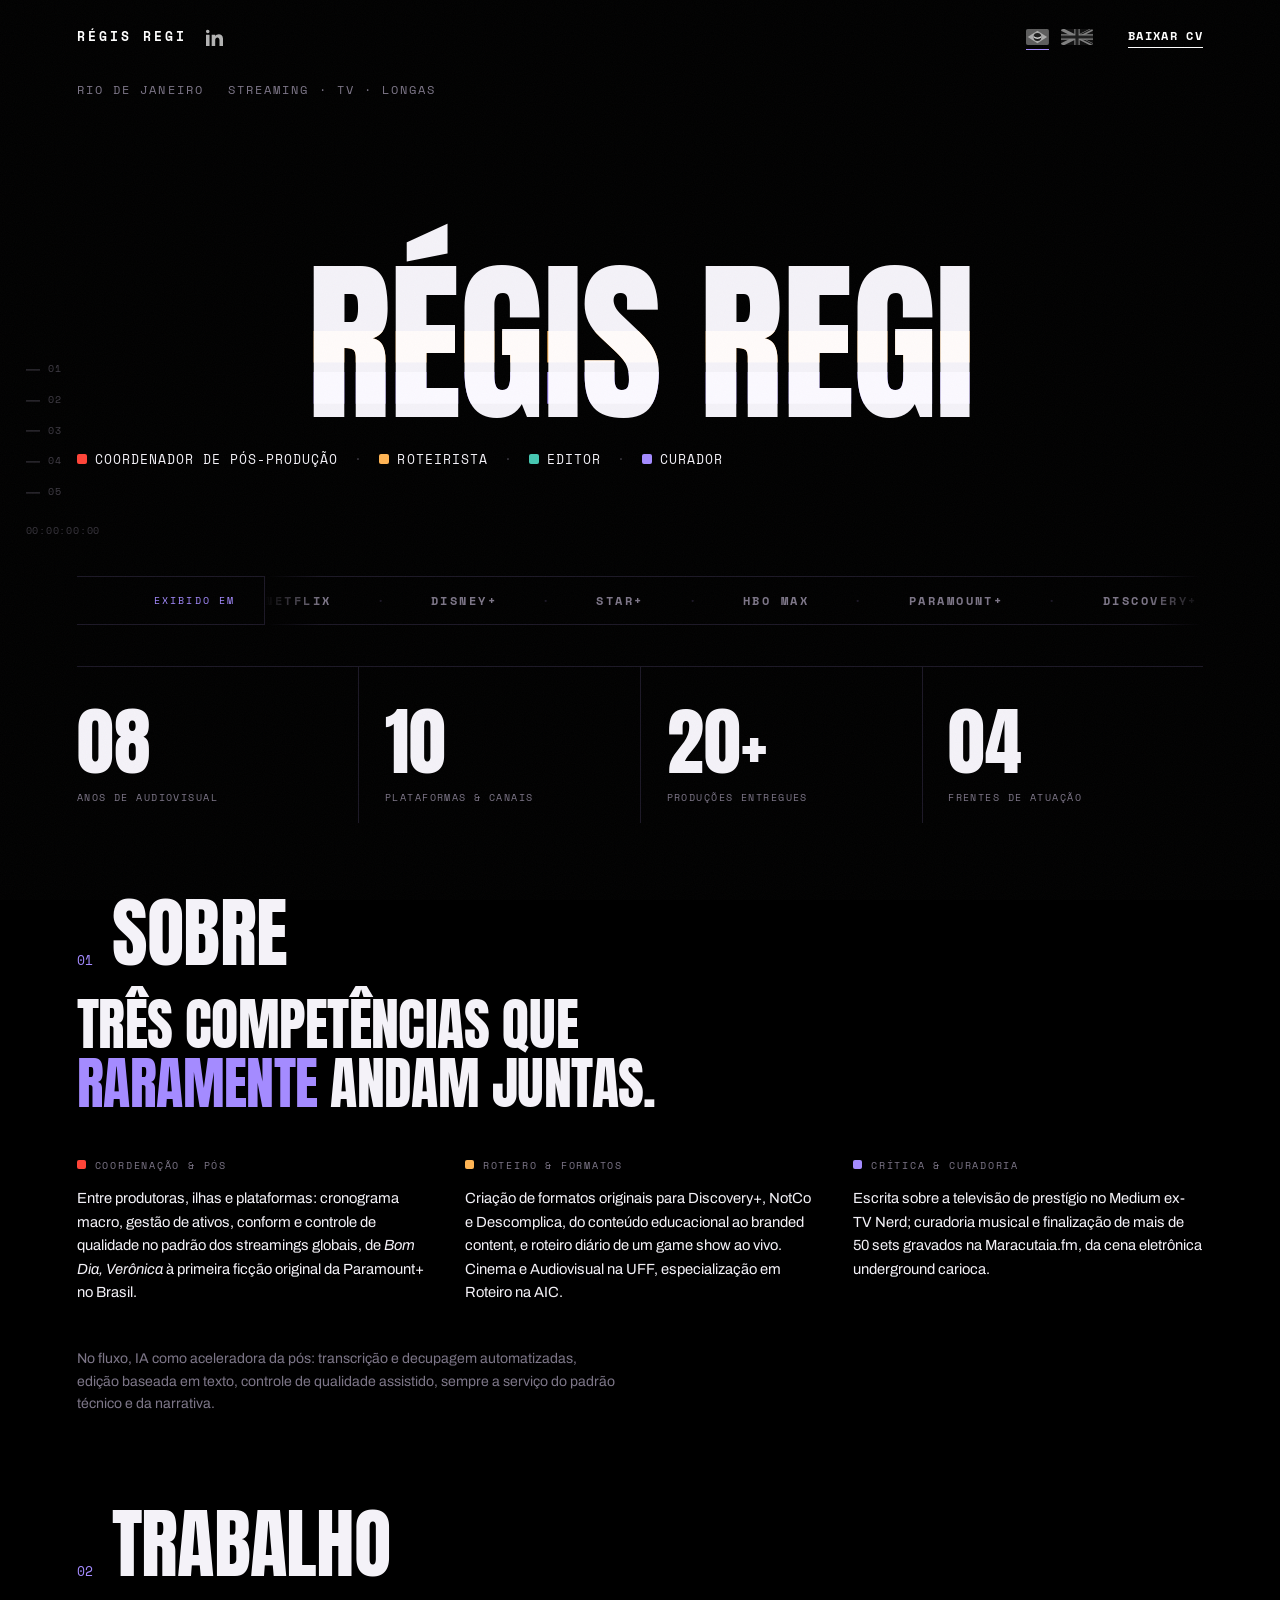
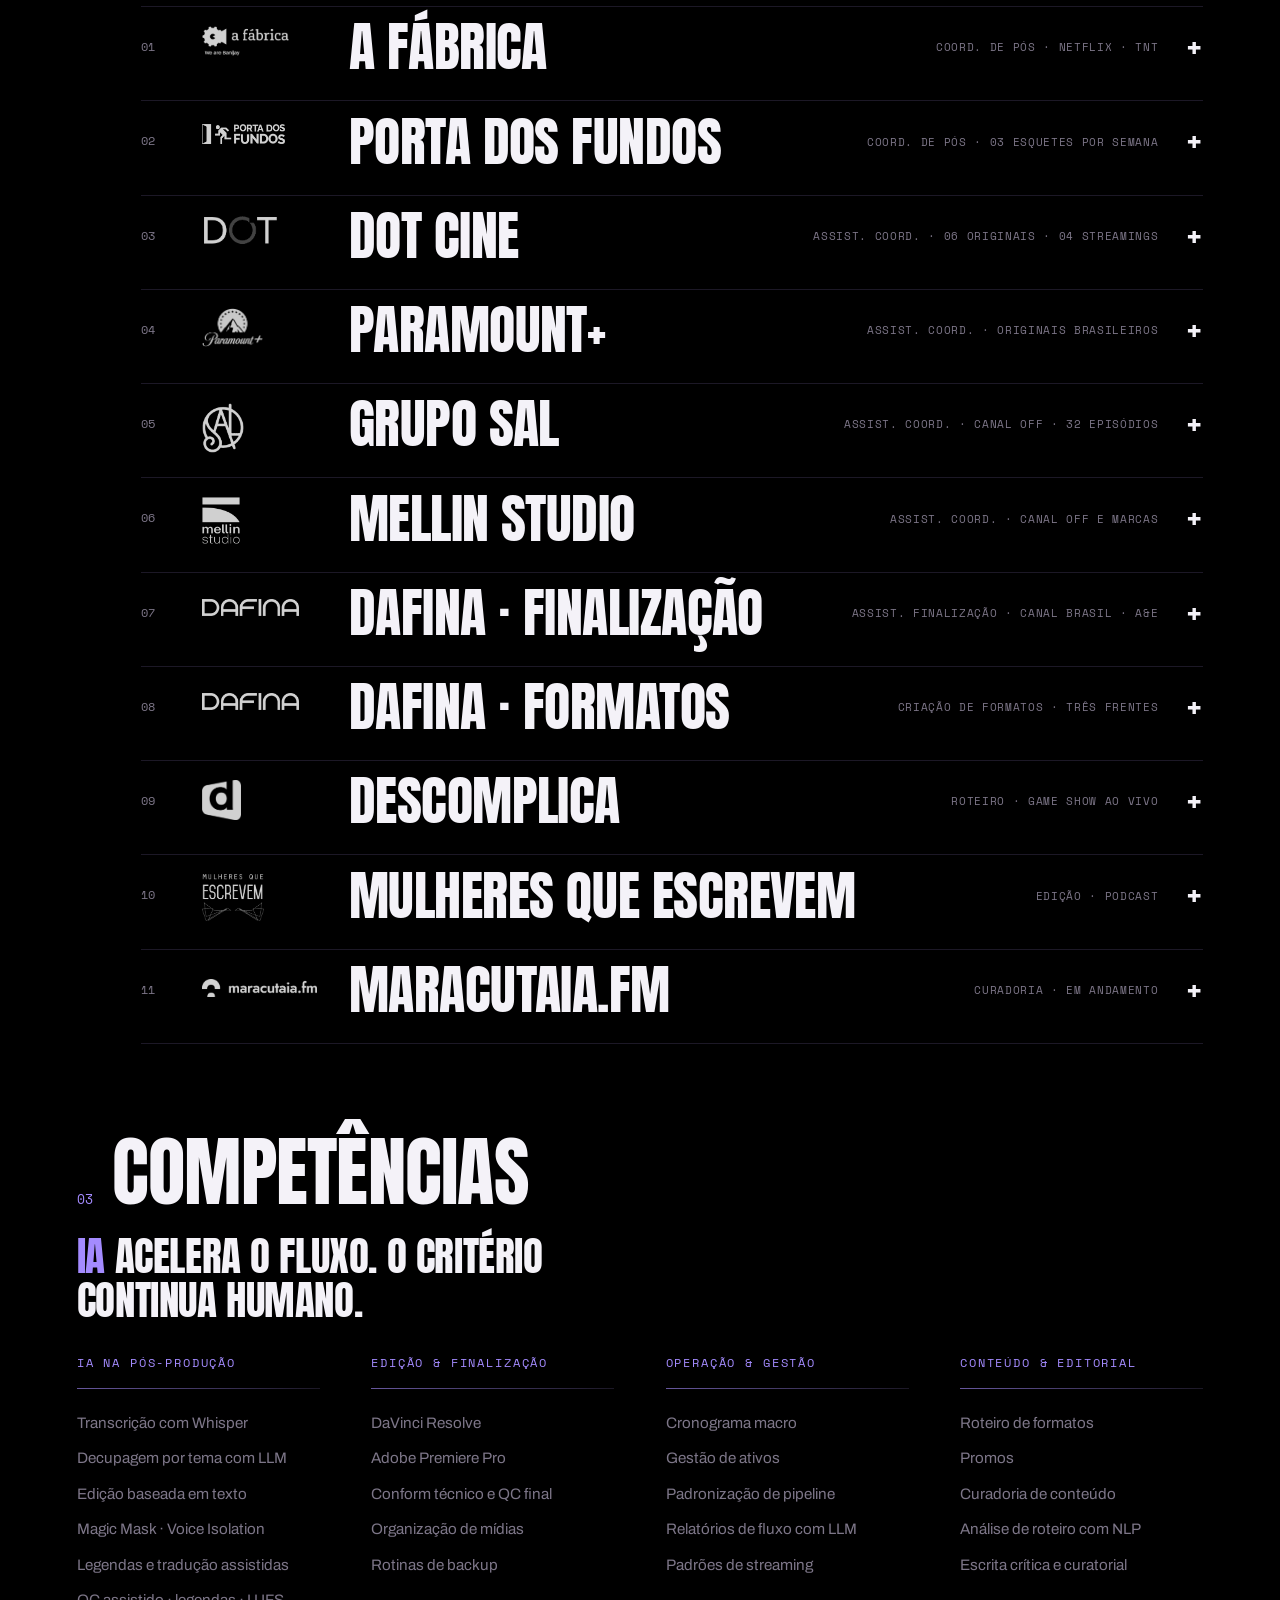
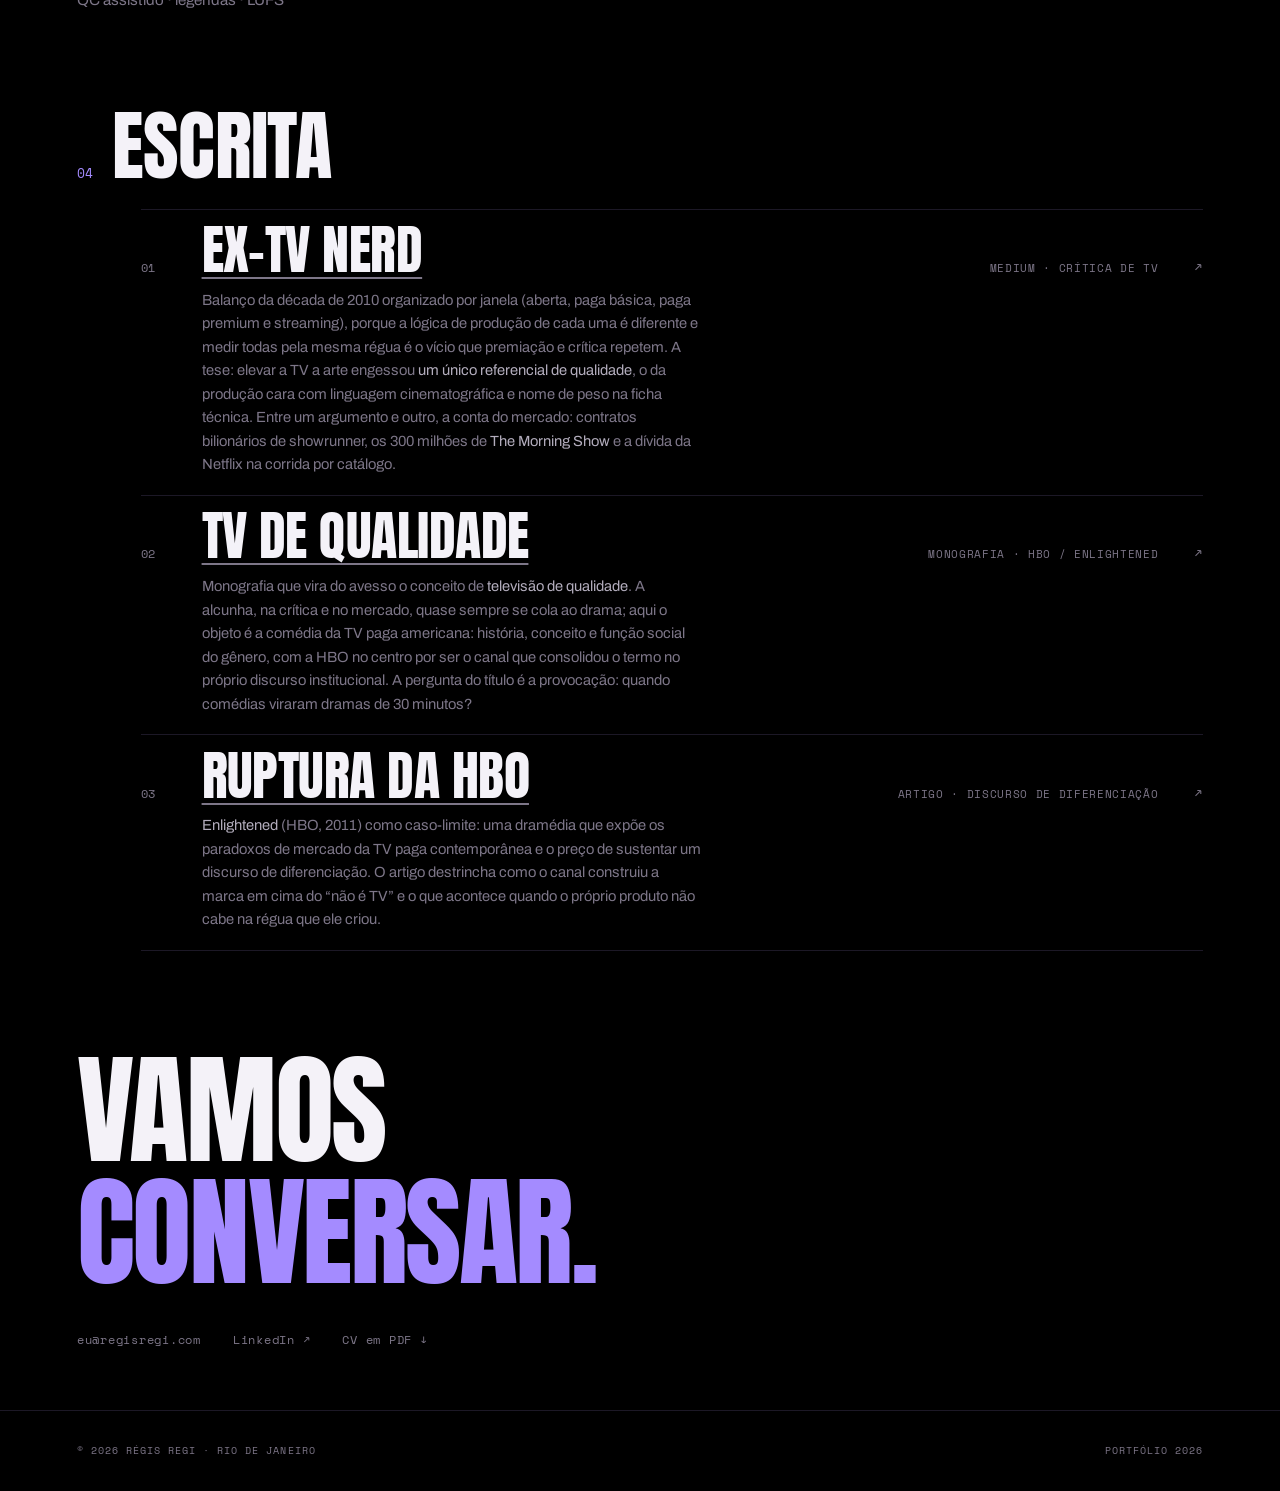
<file: index.html>
<!DOCTYPE html>
<html lang="pt-BR">
<head>
  <meta charset="UTF-8">
  <meta name="viewport" content="width=device-width, initial-scale=1.0">
  <title>Régis Regi · Pós-Produção, Roteiro e Curadoria</title>
  <meta name="description" content="Régis Regi é coordenador de pós-produção, editor, roteirista e curador no Rio de Janeiro. Oito anos de audiovisual, com produções na Netflix, Disney+, Star+, HBO Max, Paramount+ e Porta dos Fundos.">
  <meta property="og:title" content="Régis Regi · Pós-Produção, Roteiro e Curadoria">
  <meta property="og:description" content="Oito anos de audiovisual entre streamings globais e projetos independentes. Coordenação de pós, roteiro de formatos, edição e curadoria.">
  <meta property="og:type" content="website">
  <meta property="og:url" content="https://regisregi.com/">
  <meta property="og:locale" content="pt_BR">
  <meta property="og:locale:alternate" content="en_US">
  <meta property="og:site_name" content="Régis Regi">
  <!-- Cartão social 1200x630 no desenho da casa (preto, nome em display, fio
       de acento, as quatro frentes). Absoluto e não relativo: quem consome
       og:image não resolve caminho relativo. A mesma imagem serve as duas
       línguas — é o nome, que não traduz. -->
  <meta property="og:image" content="https://regisregi.com/assets/og-regis-regi-2.jpg">
  <meta property="og:image:width" content="1200">
  <meta property="og:image:height" content="630">
  <meta property="og:image:alt" content="Régis Regi · coordenação de pós-produção, roteiro, edição e curadoria, Rio de Janeiro">
  <meta name="twitter:card" content="summary_large_image">
  <link rel="canonical" href="https://regisregi.com/">
  <link rel="alternate" hreflang="pt-BR" href="https://regisregi.com/">
  <link rel="alternate" hreflang="en" href="https://regisregi.com/en/">
  <link rel="alternate" hreflang="x-default" href="https://regisregi.com/">
  <meta name="theme-color" content="#000000">
  <link rel="icon" type="image/svg+xml" href="assets/favicon.svg">
  <link rel="preconnect" href="https://fonts.googleapis.com">
  <link rel="preconnect" href="https://fonts.gstatic.com" crossorigin>
  <link href="https://fonts.googleapis.com/css2?family=Anton&family=Archivo:wght@400;500;600;700&family=Space+Mono:wght@400;700&display=swap" rel="stylesheet">
  <link rel="stylesheet" href="css/tokens.css?v=16772c9d">
  <link rel="stylesheet" href="css/site.css?v=5fc7d4c7">
  <!-- Google Analytics 4 (mesmo bloco em analise.html) -->
  <script async src="https://www.googletagmanager.com/gtag/js?id=G-R19SB2FGP1"></script>
  <script>
    window.dataLayer = window.dataLayer || [];
    function gtag(){dataLayer.push(arguments);}
    gtag('js', new Date());
    gtag('config', 'G-R19SB2FGP1');
  </script>
  <!-- Ficha de dados para os buscadores (schema.org). Não aparece na tela.
       @graph com três nós: o site, ESTA página e a pessoa.
       O @id da Person é o mesmo no en/index.html de propósito: diz ao Google
       que as duas páginas falam da mesma pessoa, e não de dois homônimos.
       Por isso Person.url é a home nas DUAS páginas — uma pessoa tem uma
       home só. Antes cada página declarava um url diferente sob o mesmo @id,
       e ao juntar os grafos saía uma pessoa com duas homepages em conflito.
       O que varia por página é mainEntityOfPage, que aponta para o nó WebPage
       local, e WebPage.about, que declara de quem o documento trata.
       inLanguage vive só no WebPage: no WebSite entraria em conflito entre os
       dois idiomas. Só afirmar aqui o que o site já afirma em texto. -->
  <script type="application/ld+json">
  {
    "@context": "https://schema.org",
    "@graph": [
      {
        "@type": "WebSite",
        "@id": "https://regisregi.com/#site",
        "url": "https://regisregi.com/",
        "name": "Régis Regi",
        "publisher": { "@id": "https://regisregi.com/#regis" }
      },
      {
        "@type": "WebPage",
        "@id": "https://regisregi.com/#pagina-pt",
        "url": "https://regisregi.com/",
        "name": "Régis Regi · Pós-Produção, Roteiro e Curadoria",
        "inLanguage": "pt-BR",
        "isPartOf": { "@id": "https://regisregi.com/#site" },
        "about": { "@id": "https://regisregi.com/#regis" }
      },
      {
        "@type": "Person",
        "@id": "https://regisregi.com/#regis",
        "name": "Régis Regi",
        "alternateName": "Regis Regi",
        "givenName": "Régis",
        "familyName": "Regi",
        "url": "https://regisregi.com/",
        "mainEntityOfPage": { "@id": "https://regisregi.com/#pagina-pt" },
        "email": "eu@regisregi.com",
        "jobTitle": ["Coordenador de Pós-Produção", "Roteirista", "Editor", "Curador"],
        "description": "Coordenador de pós-produção, roteirista, editor e curador no Rio de Janeiro, com oito anos de audiovisual entre streamings globais e projetos independentes.",
        "address": {
          "@type": "PostalAddress",
          "addressLocality": "Rio de Janeiro",
          "addressRegion": "RJ",
          "addressCountry": "BR"
        },
        "knowsLanguage": ["pt-BR", "en"],
        "knowsAbout": [
          "Pós-produção audiovisual",
          "Roteiro",
          "Edição",
          "Curadoria de conteúdo",
          "Crítica de televisão"
        ],
        "sameAs": [
          "https://www.linkedin.com/in/regisregi",
          "https://extvnerd.medium.com/"
        ]
      }
    ]
  }
  </script>
  <script>document.documentElement.classList.add("js")</script>
</head>
<body>
  <a class="skip" href="#trabalho">Pular para o trabalho</a>
  <div class="grain" aria-hidden="true"></div>

  <nav class="rail" aria-label="Índice de cenas">
    <a href="#sobre" data-sec="sobre">01<span class="rail-nome"> Sobre</span></a>
    <a href="#trabalho" data-sec="trabalho">02<span class="rail-nome"> Trabalho</span></a>
    <a href="#competencias" data-sec="competencias">03<span class="rail-nome"> Competências</span></a>
    <a href="#escrita" data-sec="escrita">04<span class="rail-nome"> Escrita</span></a>
    <a href="#contato" data-sec="contato">05<span class="rail-nome"> Contato</span></a>
    <!-- playhead: js/site.js faz o timecode correr com a rolagem -->
    <span class="rail-tc mono" aria-hidden="true">00:00:00:00</span>
  </nav>

  <header class="top">
    <div class="top-start">
      <a class="wm" href="#top">Régis Regi</a>
      <a class="social" href="https://www.linkedin.com/in/regisregi/" target="_blank" rel="noopener"><svg viewBox="0 0 24 24" aria-hidden="true" focusable="false"><path d="M4.98 3.5a2.5 2.5 0 1 1-5 0 2.5 2.5 0 0 1 5 0ZM5 8H0v16h5V8Zm7.98 0H8.02v16h4.97v-8.4c0-4.67 6.03-5.05 6.03 0V24h4.99V13.87c0-7.88-8.93-7.6-11.02-3.72V8Z"/></svg><span class="visually-hidden">LinkedIn de Régis Regi</span></a>
    </div>
    <div class="top-end">
      <!-- seletor de idioma: as duas bandeiras sempre na tela. Bandeira é
           país, não idioma — por isso cada botão leva o nome do idioma em
           texto para leitor de tela; o desenho é atalho visual, não a
           informação. -->
      <div class="lang" role="group" aria-label="Idioma"><span class="lang-bt is-on" aria-current="true"><svg class="flag" viewBox="0 0 30 21" aria-hidden="true" focusable="false"><rect width="30" height="21" fill="#009C3B"/><path d="M15 2.3 27.7 10.5 15 18.7 2.3 10.5Z" fill="#FFDF00"/><circle cx="15" cy="10.5" r="5.1" fill="#002776"/><clipPath id="bandeira-br"><circle cx="15" cy="10.5" r="5.1"/></clipPath><path d="M9 9.6Q15 14.6 21 9.6" fill="none" stroke="#fff" stroke-width="1.7" clip-path="url(#bandeira-br)"/></svg><span class="visually-hidden">Português · página atual</span></span><a class="lang-bt" href="en/" hreflang="en" lang="en"><svg class="flag" viewBox="0 0 60 30" aria-hidden="true" focusable="false"><clipPath id="bandeira-uk"><path d="M30 15h30v15zv15H30zH0V15zV0h30z"/></clipPath><path d="M0 0v30h60V0z" fill="#012169"/><path d="M0 0 60 30M60 0 0 30" stroke="#fff" stroke-width="6"/><path d="M0 0 60 30M60 0 0 30" clip-path="url(#bandeira-uk)" stroke="#C8102E" stroke-width="4"/><path d="M30 0v30M0 15h60" stroke="#fff" stroke-width="10"/><path d="M30 0v30M0 15h60" stroke="#C8102E" stroke-width="6"/></svg><span class="visually-hidden">English</span></a></div>
      <a class="cv" href="assets/RE_GIS_REGI_PORTFOLIO_CV_2026.pdf" download>Baixar CV</a>
    </div>
  </header>

  <main id="top">

    <!-- HERO -->
    <section class="hero" aria-label="Abertura">
      <div class="hero-eyebrow">
        <span class="mono">Rio de Janeiro</span>
        <span class="mono">Streaming · TV · Longas</span>
      </div>
      <!-- o espaço entre os dois .ln é obrigatório e NÃO aparece na tela: os
           dois spans são display:block, então o nó de texto entre eles não é
           renderizado. Sem ele o texto extraído do h1 sai "RégisRegi", colado,
           e o buscador não encontra o nome próprio no título principal da
           página — que é o sinal mais forte que existe para quem procura por
           "Régis Regi". Vale para o h2 do contato pelo mesmo motivo. -->
      <h1 class="hero-name"><span class="ln" data-txt="Régis">Régis</span> <span class="ln" data-txt="Regi">Regi</span></h1>

      <p class="hero-roles">
        <span><span class="dot dot-coord" aria-hidden="true"></span>Coordenador de Pós-Produção</span>
        <span class="sep" aria-hidden="true">·</span>
        <span><span class="dot dot-roteiro" aria-hidden="true"></span>Roteirista</span>
        <span class="sep" aria-hidden="true">·</span>
        <span><span class="dot dot-edicao" aria-hidden="true"></span>Editor</span>
        <span class="sep" aria-hidden="true">·</span>
        <span><span class="dot dot-curadoria" aria-hidden="true"></span>Curador</span>
      </p>

      <div class="marcas">
        <span class="marcas-rot" aria-hidden="true">Exibido em</span>
        <div class="marcas-faixa">
          <!-- cada canal leva à subseção de Trabalho mais relevante para ele:
               data-alvo é o id do painel, e js/site.js abre a linha e rola até
               lá. Sem JS o href leva à seção de Trabalho inteira, degradação
               honesta. Os quatro streamings globais caem no painel da DOT,
               que é o trabalho de originais para essas plataformas. A cópia
               do laço é decorativa (aria-hidden) e sai do teclado com
               tabindex="-1", senão o Tab visitaria cada canal duas vezes. -->
          <div class="marcas-trilho" role="list" aria-label="Plataformas e canais onde o trabalho foi exibido">
            <ul>
              <li><a href="#trabalho" data-alvo="p-dot">Netflix</a></li><li><a href="#trabalho" data-alvo="p-dot">Disney+</a></li><li><a href="#trabalho" data-alvo="p-dot">Star+</a></li><li><a href="#trabalho" data-alvo="p-dot">HBO Max</a></li><li><a href="#trabalho" data-alvo="p-para">Paramount+</a></li>
              <li><a href="#trabalho" data-alvo="p-dafinaf">Discovery+</a></li><li><a href="#trabalho" data-alvo="p-dafinae">A&amp;E</a></li><li><a href="#trabalho" data-alvo="p-dafinae">Canal Brasil</a></li><li><a href="#trabalho" data-alvo="p-mellin">Canal OFF</a></li><li><a href="#trabalho" data-alvo="p-fabrica">TNT</a></li><li><a href="#trabalho" data-alvo="p-porta">Porta dos Fundos</a></li>
            </ul>
            <ul aria-hidden="true">
              <li><a href="#trabalho" data-alvo="p-dot" tabindex="-1">Netflix</a></li><li><a href="#trabalho" data-alvo="p-dot" tabindex="-1">Disney+</a></li><li><a href="#trabalho" data-alvo="p-dot" tabindex="-1">Star+</a></li><li><a href="#trabalho" data-alvo="p-dot" tabindex="-1">HBO Max</a></li><li><a href="#trabalho" data-alvo="p-para" tabindex="-1">Paramount+</a></li>
              <li><a href="#trabalho" data-alvo="p-dafinaf" tabindex="-1">Discovery+</a></li><li><a href="#trabalho" data-alvo="p-dafinae" tabindex="-1">A&amp;E</a></li><li><a href="#trabalho" data-alvo="p-dafinae" tabindex="-1">Canal Brasil</a></li><li><a href="#trabalho" data-alvo="p-mellin" tabindex="-1">Canal OFF</a></li><li><a href="#trabalho" data-alvo="p-fabrica" tabindex="-1">TNT</a></li><li><a href="#trabalho" data-alvo="p-porta" tabindex="-1">Porta dos Fundos</a></li>
            </ul>
          </div>
        </div>
      </div>
    </section>

    <!-- ESTATÍSTICAS -->
    <div class="stats-band" aria-label="Panorama">
      <dl class="stats">
        <div class="stat"><dt>Anos de audiovisual</dt><dd>08</dd></div>
        <div class="stat"><dt>Plataformas &amp; canais</dt><dd>10</dd></div>
        <div class="stat"><dt>Produções entregues</dt><dd>20+</dd></div>
        <div class="stat"><dt>Frentes de atuação</dt><dd>04</dd></div>
      </dl>
    </div>

    <!-- 01 SOBRE -->
    <section id="sobre" aria-label="Sobre">
      <div class="head cut"><span class="n">01</span><h2>Sobre</h2></div>
      <div class="about cut">
        <p class="sobre-lede">Três competências que <em>raramente</em> andam juntas.</p>
        <div class="sobre-tres">
          <div class="sobre-bloco">
            <p class="sobre-rotulo"><span class="dot dot-coord" aria-hidden="true"></span>Coordenação &amp; pós</p>
            <p>Entre produtoras, ilhas e plataformas: cronograma macro, gestão de ativos, conform e controle de qualidade no padrão dos streamings globais, de <i>Bom Dia, Verônica</i> à primeira ficção original da Paramount+ no Brasil.</p>
          </div>
          <div class="sobre-bloco">
            <p class="sobre-rotulo"><span class="dot dot-roteiro" aria-hidden="true"></span>Roteiro &amp; formatos</p>
            <p>Criação de formatos originais para Discovery+, NotCo e Descomplica, do conteúdo educacional ao branded content, e roteiro diário de um game show ao vivo. Cinema e Audiovisual na UFF, especialização em Roteiro na AIC.</p>
          </div>
          <div class="sobre-bloco">
            <p class="sobre-rotulo"><span class="dot dot-curadoria" aria-hidden="true"></span>Crítica &amp; curadoria</p>
            <p>Escrita sobre a televisão de prestígio no Medium ex-TV Nerd; curadoria musical e finalização de mais de 50 sets gravados na Maracutaia.fm, da cena eletrônica underground carioca.</p>
          </div>
        </div>
        <p class="rest">No fluxo, IA como aceleradora da pós: transcrição e decupagem automatizadas, edição baseada em texto, controle de qualidade assistido, sempre a serviço do padrão técnico e da narrativa.</p>
      </div>
    </section>

    <!-- 02 TRABALHO -->
    <section id="trabalho" aria-label="Trabalho">
      <div class="head cut"><span class="n">02</span><h2>Trabalho</h2></div>
      <ul class="work cut">

        <li class="row">
          <span class="row-idx">01</span>
          <span class="row-marca" style="--otica:.69" aria-hidden="true"><img src="assets/posters/marcas/a-fabrica.png" alt="" loading="lazy" decoding="async"></span>
          <button class="row-name" aria-expanded="false" aria-controls="p-fabrica">A Fábrica</button>
          <span class="row-meta">Coord. de Pós · Netflix · TNT</span>
          <span class="row-plus" aria-hidden="true"></span>
          <div class="panel" id="p-fabrica"><div><div class="panel-inner">
            <div class="peca">
              <span class="peca-indice" aria-hidden="true">01</span>
              <p class="peca-topo">Coordenação de pós · série e longas</p>
              <div class="peca-cabeca">
                <h3>Entre equipes<br>e entregas</h3>
              </div>
              <div class="peca-corpo">
                <div class="peca-texto">
                  <p class="peca-lede">Estive diretamente envolvido na pós de <strong>quatro produções</strong> entre série e longa, incluindo <strong>A Estranha na Cama</strong> (Netflix) e <strong>Galera FC</strong> (TNT). Como coordenador de pós, atuei na interlocução entre equipes e nas entregas, com participação multidisciplinar em etapas específicas de várias delas. Lidei com orçamento, contratos, cronograma macro, análise de desvio e realocação de recurso, com pipeline e gestão de ativos padronizados entre a produção executiva e as áreas técnicas. Em parte das produções, respondi também pela viabilidade técnica e financeira do projeto.</p>
                  <ul class="peca-ficha">
                    <li><b>04</b> produções</li>
                    <li><b>Série</b> e longas</li>
                  </ul>
                </div>
                <div class="peca-visual">
                  <div class="sheet">
            <figure><a href="https://www.youtube.com/watch?v=bZp_isvYVZc" target="_blank" rel="noopener" data-embed="yt" data-id="bZp_isvYVZc"><img src="assets/posters/galera-fc.jpg" alt="Pôster de Galera FC" loading="lazy" decoding="async"></a><figcaption>Galera FC</figcaption></figure>
            <figure><a href="https://www.youtube.com/watch?v=LvlqcTjahDE" target="_blank" rel="noopener" data-embed="yt" data-id="LvlqcTjahDE"><img src="assets/posters/agentes-muito-especiais.jpg" alt="Pôster de Agentes Muito Especiais" loading="lazy" decoding="async"></a><figcaption>Agentes Muito Especiais</figcaption></figure>
            <figure class="mute"><img src="assets/posters/temporada-de-bonus.jpg" alt="Pôster de Temporada de Bônus" loading="lazy" decoding="async"><figcaption>Temporada de Bônus</figcaption></figure>
            <figure class="mute"><img src="assets/posters/a-estranha-na-cama.jpg" alt="Pôster de A Estranha na Cama" loading="lazy" decoding="async"><figcaption>A Estranha na Cama</figcaption></figure>
            </div>
                </div>
              </div>
            </div>
                </div>
              </div>
            </div>
          </div></div></div>
        </li>

        <li class="row">
          <span class="row-idx">02</span>
          <span class="row-marca" style="--otica:.65" aria-hidden="true"><img src="assets/posters/marcas/porta-dos-fundos.png" alt="" loading="lazy" decoding="async"></span>
          <button class="row-name" aria-expanded="false" aria-controls="p-porta">Porta dos Fundos</button>
          <span class="row-meta">Coord. de Pós · 03 esquetes por semana</span>
          <span class="row-plus" aria-hidden="true"></span>
          <div class="panel" id="p-porta"><div><div class="panel-inner">
            <div class="peca peca--lado">
              <span class="peca-indice" aria-hidden="true">02</span>
              <p class="peca-topo">Coordenação de pós-produção · humor semanal</p>
              <div class="peca-cabeca">
                <h3>Linha de produção<br>do humor</h3>
              </div>
              <div class="peca-corpo">
                <div class="peca-texto">
                  <p class="peca-lede">Conduzi a operação que colocava <strong>três esquetes novas no ar por semana</strong>, para múltiplas plataformas, em alta demanda e prazo crítico: <strong>edição, motion e finalização rodando em paralelo</strong>, alocação de horas por equipe e processo padronizado entre criação, produção e pós. Os relatórios de fluxo e de controle de qualidade que montei sustentaram as decisões de capacidade produtiva.</p>
                  <ul class="peca-ficha">
                    <li><b>03</b> entregas por semana</li>
                    <li><b>Multiplataforma</b></li>
                  </ul>
                </div>
                <div class="peca-visual">
                  <!-- televisão: o mesmo desenho do favicon (tubo com antenas)
                       virado moldura. A antena e o gabinete são pseudo-elementos;
                       o clique continua sendo o <a> de sempre, com data-embed. -->
                  <div class="tv">
                    <span class="tv-antena" aria-hidden="true"></span>
                    <figure class="tv-tubo">
                      <a href="https://www.youtube.com/watch?v=h26072NTKvQ" target="_blank" rel="noopener" data-embed="yt" data-id="h26072NTKvQ">
                        <img src="assets/posters/porta-esquete.jpg" alt="Frame da esquete Dia da Mulher, do Porta dos Fundos" loading="lazy" decoding="async">
                        <span class="tv-varre" aria-hidden="true"></span>
                        <span class="tv-play" aria-hidden="true"></span>
                      </a>
                      <figcaption><span class="tv-luz" aria-hidden="true"></span>Dia da Mulher<span class="tv-canal">No ar</span></figcaption>
                    </figure>
                  </div>
                </div>
              </div>
              <div class="peca-maquina">
                <ol class="peca-fluxo">
                    <li><span class="no" aria-hidden="true"></span><span>Roteiro</span></li>
                    <li><span class="no" aria-hidden="true"></span><span>Gravação</span></li>
                    <li><span class="no" aria-hidden="true"></span><span>Edição</span></li>
                    <li><span class="no" aria-hidden="true"></span><span>Pós</span></li>
                    <li><span class="no" aria-hidden="true"></span><span>No ar</span></li>
                  </ol>
              </div>
            </div>
          </div></div></div>
        </li>

        <li class="row">
          <span class="row-idx">03</span>
          <span class="row-marca" style="--otica:.73" aria-hidden="true"><img src="assets/posters/marcas/dot.png" alt="" loading="lazy" decoding="async"></span>
          <button class="row-name" aria-expanded="false" aria-controls="p-dot">DOT Cine</button>
          <span class="row-meta">Assist. Coord. · 06 originais · 04 streamings</span>
          <span class="row-plus" aria-hidden="true"></span>
          <div class="panel" id="p-dot"><div><div class="panel-inner">
            <div class="peca">
              <span class="peca-indice" aria-hidden="true">03</span>
              <p class="peca-topo">Assistência de coordenação · streamings globais</p>
              <div class="peca-cabeca">
                <h3>Originais para<br>streaming global</h3>
              </div>
              <div class="peca-corpo">
                <div class="peca-texto">
                  <p class="peca-lede">Geri o fluxo de materiais e entregáveis de <strong>seis produções</strong> para <strong>Netflix, Disney+, Star+ e HBO Max</strong>, sob padrão técnico internacional e prazo rígido. Fui a interlocução entre produtoras, ilhas de edição e plataformas, antecipando gargalo em projeto multiepisódico e respondendo pelo conform técnico de cada especificação.</p>
                  <ul class="peca-ficha">
                    <li><b>06</b> produções</li>
                    <li><b>04</b> plataformas globais</li>
                  </ul>
                </div>
                <div class="peca-visual">
                  <div class="sheet">
            <figure><a href="https://www.youtube.com/watch?v=4oDn5TBJA84" target="_blank" rel="noopener" data-embed="yt" data-id="4oDn5TBJA84"><img src="assets/posters/bom-dia-veronica.jpg" alt="Pôster de Bom Dia, Verônica" loading="lazy" decoding="async"></a><figcaption>Bom Dia, Verônica</figcaption></figure>
            <figure><a href="https://www.youtube.com/watch?v=q9xURvz3fCM" target="_blank" rel="noopener" data-embed="yt" data-id="q9xURvz3fCM"><img src="assets/posters/a-magia-de-aruna.jpg" alt="Pôster de A Magia de Aruna" loading="lazy" decoding="async"></a><figcaption>A Magia de Aruna</figcaption></figure>
            <figure><a href="https://www.youtube.com/watch?v=isSQESXVgQ4" target="_blank" rel="noopener" data-embed="yt" data-id="isSQESXVgQ4"><img src="assets/posters/desejos-sa.jpg" alt="Pôster de Desejos S.A." loading="lazy" decoding="async"></a><figcaption>Desejos S.A.</figcaption></figure>
            <figure><a href="https://www.youtube.com/watch?v=HggZDpcmeO4" target="_blank" rel="noopener" data-embed="yt" data-id="HggZDpcmeO4"><img src="assets/posters/o-lado-bom-de-ser-traida.jpg" alt="Pôster de O Lado Bom de Ser Traída" loading="lazy" decoding="async"></a><figcaption>O Lado Bom de Ser Traída</figcaption></figure>
            <figure><a href="https://www.youtube.com/watch?v=TDi4yirmR00" target="_blank" rel="noopener" data-embed="yt" data-id="TDi4yirmR00"><img src="assets/posters/luva-de-pedreiro.jpg" alt="Pôster de Luva de Pedreiro" loading="lazy" decoding="async"></a><figcaption>Luva de Pedreiro</figcaption></figure>
            <figure><a href="https://www.youtube.com/watch?v=zvDnxmhlc9Y" target="_blank" rel="noopener" data-embed="yt" data-id="zvDnxmhlc9Y"><img src="assets/posters/isabella-o-caso-nardoni.jpg" alt="Pôster de Isabella: o Caso Nardoni" loading="lazy" decoding="async"></a><figcaption>Isabella: o Caso Nardoni</figcaption></figure>
            </div>
                </div>
              </div>
            </div>
                </div>
              </div>
            </div>
          </div></div></div>
        </li>

        <li class="row">
          <span class="row-idx">04</span>
          <span class="row-marca" style="--otica:.89" aria-hidden="true"><img src="assets/posters/marcas/paramount.png" alt="" loading="lazy" decoding="async"></span>
          <button class="row-name" aria-expanded="false" aria-controls="p-para">Paramount+</button>
          <span class="row-meta">Assist. Coord. · originais brasileiros</span>
          <span class="row-plus" aria-hidden="true"></span>
          <div class="panel" id="p-para"><div><div class="panel-inner">
            <div class="peca">
              <span class="peca-indice" aria-hidden="true">04</span>
              <p class="peca-topo">Assistência de coordenação · originais brasileiros</p>
              <div class="peca-cabeca">
                <h3>A primeira ficção<br>original da Paramount+</h3>
              </div>
              <div class="peca-corpo">
                <div class="peca-texto">
                  <p class="peca-lede">Em <strong>As Seguidoras</strong>, primeira produção original de ficção da Paramount+ no Brasil, conformei materiais em todas as etapas da pós e supervisionei a criação e a integração das telas de dispositivos, elemento dramático central da série. Em <strong>Coração Suburbano</strong>, documental estrelado por Rafael Portugal, organizei e conformei materiais e padronizei as entregas dentro do prazo da plataforma.</p>
                  <ul class="peca-ficha">
                    <li><b>02</b> produções</li>
                    <li><b>Paramount+</b> Brasil</li>
                  </ul>
                </div>
                <div class="peca-visual">
                  <div class="sheet">
            <figure><a href="https://www.youtube.com/watch?v=8ZNqLAqp_Y8" target="_blank" rel="noopener" data-embed="yt" data-id="8ZNqLAqp_Y8"><img src="assets/posters/as-seguidoras.jpg" alt="Pôster de As Seguidoras" loading="lazy" decoding="async"></a><figcaption>As Seguidoras</figcaption></figure>
            <figure><a href="https://www.youtube.com/watch?v=HC9PjbCKTT0" target="_blank" rel="noopener" data-embed="yt" data-id="HC9PjbCKTT0"><img src="assets/posters/coracao-suburbano.jpg" alt="Pôster de Coração Suburbano" loading="lazy" decoding="async"></a><figcaption>Coração Suburbano</figcaption></figure>
            </div>
                </div>
              </div>
            </div>
                </div>
              </div>
            </div>
          </div></div></div>
        </li>

        <li class="row">
          <span class="row-idx">05</span>
          <span class="row-marca" style="--otica:1.15" aria-hidden="true"><img src="assets/posters/marcas/grupo-sal.png" alt="" loading="lazy" decoding="async"></span>
          <button class="row-name" aria-expanded="false" aria-controls="p-gruposal">Grupo Sal</button>
          <span class="row-meta">Assist. Coord. · Canal OFF · 32 episódios</span>
          <span class="row-plus" aria-hidden="true"></span>
          <div class="panel" id="p-gruposal"><div><div class="panel-inner">
            <div class="peca">
              <span class="peca-indice" aria-hidden="true">05</span>
              <p class="peca-topo">Assistência de coordenação · Canal OFF</p>
              <div class="peca-cabeca">
                <h3>Episódio a episódio,<br>no padrão do canal</h3>
              </div>
              <div class="peca-corpo">
                <div class="peca-texto">
                  <p class="peca-lede">Organizei e supervisionei a pós de <strong>quatro séries do Canal OFF</strong>, 32 episódios entre documental e lifestyle, alinhando prazo, equipe e entrega ao padrão do canal e sustentando a coesão técnica e narrativa episódio a episódio.</p>
                  <ul class="peca-ficha">
                    <li><b>04</b> séries do Canal OFF</li>
                    <li><b>32</b> episódios</li>
                  </ul>
                </div>
                <div class="peca-visual">
                  <div class="sheet">
            <figure><a href="https://www.instagram.com/reel/DCkTfXAx_Wl/" target="_blank" rel="noopener" data-embed="ig" data-id="reel/DCkTfXAx_Wl"><img src="assets/posters/e-tudo-delas.jpg" alt="Pôster de É Tudo Delas" loading="lazy" decoding="async"></a><figcaption>É Tudo Delas</figcaption></figure>
            <figure><a href="https://www.instagram.com/p/DPMf_8aDmNV/" target="_blank" rel="noopener" data-embed="ig" data-id="p/DPMf_8aDmNV"><img src="assets/posters/ninguem-me-domina.jpg" alt="Pôster de Ninguém Me Domina" loading="lazy" decoding="async"></a><figcaption>Ninguém Me Domina</figcaption></figure>
            <figure><a href="https://www.instagram.com/mellinstudio.br/reel/DPkCyBqEtCL/" target="_blank" rel="noopener" data-embed="ig" data-id="reel/DPkCyBqEtCL"><img src="assets/posters/historias-do-coletivo.jpg" alt="Pôster de Histórias do Coletivo" loading="lazy" decoding="async"></a><figcaption>Histórias do Coletivo</figcaption></figure>
            <figure><a href="https://www.instagram.com/p/DQEdCi7jiX0/" target="_blank" rel="noopener" data-embed="ig" data-id="p/DQEdCi7jiX0"><img src="assets/posters/por-tras-do-desafio.jpg" alt="Pôster de Por Trás do Desafio" loading="lazy" decoding="async"></a><figcaption>Por Trás do Desafio</figcaption></figure>
            </div>
                </div>
              </div>
            </div>
                </div>
              </div>
            </div>
          </div></div></div>
        </li>

        <li class="row">
          <span class="row-idx">06</span>
          <span class="row-marca" style="--otica:1.08" aria-hidden="true"><img src="assets/posters/marcas/mellin.png" alt="" loading="lazy" decoding="async"></span>
          <button class="row-name" aria-expanded="false" aria-controls="p-mellin">Mellin Studio</button>
          <span class="row-meta">Assist. Coord. · Canal OFF e marcas</span>
          <span class="row-plus" aria-hidden="true"></span>
          <div class="panel" id="p-mellin"><div><div class="panel-inner">
            <div class="peca">
              <span class="peca-indice" aria-hidden="true">06</span>
              <p class="peca-topo">Assistência de coordenação de pós-produção · Canal OFF</p>
              <div class="peca-cabeca">
                <h3>Padrão de canal,<br>ritmo de agência</h3>
              </div>
              <div class="peca-corpo">
                <div class="peca-texto">
                  <p class="peca-lede">Respondi pelo fluxo de pós das séries documentais e dos programas lifestyle do <strong>Canal OFF</strong>: prazo, alocação de equipe e entrega dentro do padrão técnico do canal. Em paralelo, conduzi a edição e a finalização das campanhas da agência para <strong>Banco C6</strong>, <strong>Cerveja Praya</strong> e <strong>Brasil Surfe Clube</strong>, com gestão de ativos e controle de processo.</p>
                  <ul class="peca-ficha">
                    <li><b>Séries documentais</b> e lifestyle</li>
                    <li><b>Campanhas</b> de marca</li>
                  </ul>
                </div>
                <div class="peca-visual">
                  <!-- PROTÓTIPO: as três marcas como entregas em andamento, cada
                       uma com a régua de status da pós rodando embaixo, defasadas
                       de um terço de ciclo (css: .peca-entregas) -->
                  <div class="peca-entregas">
                    <p class="peca-entregas-cab"><span>Organização de fluxo</span><span><b>03</b> campanhas em paralelo</span></p>
                    <ul>
                      <li class="entrega" style="--f:0s">
                        <span class="entrega-palco"><span class="entrega-logo" role="img" aria-label="Banco C6" style="--logo:url('/assets/posters/marcas/c6.png');aspect-ratio:892/186"></span></span>
                        <span class="entrega-fila" aria-hidden="true"><b style="--k:0">Ingest</b><b style="--k:1">Conversão</b><b style="--k:2">Organização</b><b style="--k:3">Conform</b><b style="--k:4">V1</b><b style="--k:5">Aprovação</b><b class="final">Online</b></span>
                      </li>
                      <li class="entrega alta" style="--f:-4s">
                        <span class="entrega-palco"><span class="entrega-logo" role="img" aria-label="Cerveja Praya" style="--logo:url('/assets/posters/marcas/praya.png');aspect-ratio:262/320"></span></span>
                        <span class="entrega-fila" aria-hidden="true"><b style="--k:0">Ingest</b><b style="--k:1">Conversão</b><b style="--k:2">Organização</b><b style="--k:3">Conform</b><b style="--k:4">V1</b><b style="--k:5">Aprovação</b><b class="final">Online</b></span>
                      </li>
                      <li class="entrega alta" style="--f:-8s">
                        <span class="entrega-palco"><span class="entrega-logo" role="img" aria-label="Brasil Surfe Clube" style="--logo:url('/assets/posters/marcas/bsc.png');aspect-ratio:488/320"></span></span>
                        <span class="entrega-fila" aria-hidden="true"><b style="--k:0">Ingest</b><b style="--k:1">Conversão</b><b style="--k:2">Organização</b><b style="--k:3">Conform</b><b style="--k:4">V1</b><b style="--k:5">Aprovação</b><b class="final">Online</b></span>
                      </li>
                    </ul>
                  </div>
                </div>
              </div>
            </div>
          </div></div></div>
        </li>

        <li class="row">
          <span class="row-idx">07</span>
          <span class="row-marca" style="--otica:.76" aria-hidden="true"><img src="assets/posters/marcas/dafina.png" alt="" loading="lazy" decoding="async"></span>
          <button class="row-name" aria-expanded="false" aria-controls="p-dafinae">Dafina · Finalização</button>
          <span class="row-meta">Assist. Finalização · Canal Brasil · A&amp;E</span>
          <span class="row-plus" aria-hidden="true"></span>
          <div class="panel" id="p-dafinae"><div><div class="panel-inner">
            <div class="peca">
              <span class="peca-indice" aria-hidden="true">07</span>
              <p class="peca-topo">Assistência de finalização e roteiro · Canal Brasil e A&amp;E</p>
              <div class="peca-cabeca">
                <h3>Finalização técnica,<br>refino de roteiro</h3>
              </div>
              <div class="peca-corpo">
                <div class="peca-texto">
                  <p class="peca-lede">Nas séries <strong>302</strong> e <strong>502</strong>, do Canal Brasil, preparei e finalizei tecnicamente os episódios sustentando a consistência visual e narrativa entre temporadas, e escrevi promos e conteúdo digital para redes. Em <strong>Era de Ouro</strong>, da A&amp;E, apoiei a finalização e colaborei no refinamento de roteiro e edição em parceria com o Omelete.</p>
                  <ul class="peca-ficha">
                    <li><b>03</b> produções</li>
                    <li><b>Canal Brasil</b> · A&amp;E</li>
                  </ul>
                </div>
                <div class="peca-visual">
                  <div class="sheet">
            <figure><a href="https://www.youtube.com/playlist?list=PLeN4eLs3ScfCBxwSvJLfvS7eYRyJUZ6id" target="_blank" rel="noopener" data-embed="yt-list" data-id="PLeN4eLs3ScfCBxwSvJLfvS7eYRyJUZ6id" data-start="0"><img src="assets/posters/serie-302.jpg" alt="Pôster de Série 302" loading="lazy" decoding="async"></a><figcaption>Série 302</figcaption></figure>
            <figure><a href="https://www.youtube.com/playlist?list=PLeN4eLs3ScfCBxwSvJLfvS7eYRyJUZ6id" target="_blank" rel="noopener" data-embed="yt-list" data-id="PLeN4eLs3ScfCBxwSvJLfvS7eYRyJUZ6id" data-start="3"><img src="assets/posters/serie-502.jpg" alt="Pôster de Série 502" loading="lazy" decoding="async"></a><figcaption>Série 502</figcaption></figure>
            <figure><a href="https://www.youtube.com/playlist?list=PLeN4eLs3ScfCU5ZhM3XQBPJQpcydHrGg6" target="_blank" rel="noopener" data-embed="yt-list" data-id="PLeN4eLs3ScfCU5ZhM3XQBPJQpcydHrGg6"><img src="assets/posters/era-de-ouro.jpg" alt="Pôster de Era de Ouro: O Nascimento dos Super-Heróis" loading="lazy" decoding="async"></a><figcaption>Era de Ouro</figcaption></figure>
            </div>
                </div>
              </div>
            </div>
                </div>
              </div>
            </div>
          </div></div></div>
        </li>

        <li class="row">
          <span class="row-idx">08</span>
          <span class="row-marca" style="--otica:.76" aria-hidden="true"><img src="assets/posters/marcas/dafina.png" alt="" loading="lazy" decoding="async"></span>
          <button class="row-name" aria-expanded="false" aria-controls="p-dafinaf">Dafina · Formatos</button>
          <span class="row-meta">Criação de formatos · três frentes</span>
          <span class="row-plus" aria-hidden="true"></span>
          <div class="panel" id="p-dafinaf"><div><div class="panel-inner">
            <div class="peca">
              <span class="peca-indice" aria-hidden="true">08</span>
              <p class="peca-topo">Roteiro de formatos · Discovery+, NotCo e Descomplica</p>
              <div class="peca-cabeca">
                <h3><em>Três</em> frentes,<br>três públicos</h3>
              </div>
              <div class="peca-corpo">
                <div class="peca-texto">
                  <p class="peca-lede">Na mesma produtora onde comecei na assistência de finalização, passei a desenvolver e escrever formatos originais em três frentes, cada uma com público e régua editorial diferentes: conteúdo pedagógico com meta de retenção no <strong>Descomplica</strong>, narrativa de marca na <strong>NotCo</strong> e expansão de portfólio digital no <strong>Discovery+</strong>.</p>
                  <ul class="peca-ficha">
                    <li><b>Desenvolvimento</b> e roteiro</li>
                    <li><b>03</b> frentes</li>
                  </ul>
                </div>
                <div class="peca-visual">
                  <ul class="peca-frentes">
                    <li>
                      <span class="num" aria-hidden="true">01</span>
                      <img src="assets/posters/marcas/descomplica.png" alt="Descomplica" loading="lazy" decoding="async">
                      <span class="fio" aria-hidden="true"></span>
                      <b>Descomplica</b>
                      <p>Conteúdo pedagógico traduzido em linguagem audiovisual, com foco na retenção do público estudantil.</p>
                    </li>
                    <li>
                      <span class="num" aria-hidden="true">02</span>
                      <img src="assets/posters/marcas/notco.png" alt="NotCo" loading="lazy" decoding="async">
                      <span class="fio" aria-hidden="true"></span>
                      <b>NotCo</b>
                      <p>Alimentação, tecnologia e branding articulados numa única narrativa de marca.</p>
                    </li>
                    <li>
                      <span class="num" aria-hidden="true">03</span>
                      <img src="assets/posters/marcas/discovery.png" alt="Discovery+" loading="lazy" decoding="async">
                      <span class="fio" aria-hidden="true"></span>
                      <b>Discovery+</b>
                      <p>Formatos alinhados à linha editorial do canal dentro do ambiente de streaming.</p>
                    </li>
                  </ul>
                </div>
              </div>
            </div>
          </div></div></div>
        </li>

        <li class="row">
          <span class="row-idx">09</span>
          <span class="row-marca" style="--otica:.94" aria-hidden="true"><img src="assets/posters/marcas/descomplica.png" alt="" loading="lazy" decoding="async"></span>
          <button class="row-name" aria-expanded="false" aria-controls="p-desco">Descomplica</button>
          <span class="row-meta">Roteiro · game show ao vivo</span>
          <span class="row-plus" aria-hidden="true"></span>
          <div class="panel" id="p-desco"><div><div class="panel-inner">
            <div class="peca">
              <span class="peca-indice" aria-hidden="true">09</span>
              <p class="peca-topo">Roteiro diário · game show ao vivo</p>
              <div class="peca-cabeca">
                <h3>Dez segundos<br>para responder</h3>
              </div>
              <div class="peca-corpo">
                <div class="peca-texto">
                  <p class="peca-lede">Escrevi o <strong>Dez Segundos</strong> todo dia: dez perguntas, dez segundos por resposta, três alternativas. Estrutura de episódio, questões e interações desenhadas para o ritmo do ao vivo e para transformar conteúdo de estudo em entretenimento na reta final do ENEM.</p>
                  <ul class="peca-ficha">
                    <li><b>Ao vivo</b> às 21h, todo dia</li>
                    <li><b>Níveis</b> 01 › 05</li>
                  </ul>
                  <a class="peca-cta" href="https://www.techtudo.com.br/dicas-e-tutoriais/2019/10/temas-que-podem-cair-no-enem-2019-estude-no-10-segundos-do-descomplica.ghtml" target="_blank" rel="noopener" data-embed="off">Ler sobre o formato <span aria-hidden="true">↗</span></a>
                </div>
                <div class="peca-visual">
                  <ul class="peca-crono" aria-hidden="true">
                    <li><i></i><span>10</span></li>
                    <li><i></i><span>09</span></li>
                    <li><i></i><span>08</span></li>
                    <li><i></i><span>07</span></li>
                    <li><i></i><span>06</span></li>
                    <li><i></i><span>05</span></li>
                    <li><i></i><span>04</span></li>
                    <li><i></i><span>03</span></li>
                    <li><i></i><span>02</span></li>
                    <li><i></i><span>01</span></li>
                  </ul>
                </div>
              </div>
            </div>
          </div></div></div>
        </li>

        <li class="row">
          <span class="row-idx">10</span>
          <span class="row-marca" style="--otica:1.08" aria-hidden="true"><img src="assets/posters/marcas/mqe.png" alt="" loading="lazy" decoding="async"></span>
          <button class="row-name" aria-expanded="false" aria-controls="p-mqe">Mulheres que Escrevem</button>
          <span class="row-meta">Edição · podcast</span>
          <span class="row-plus" aria-hidden="true"></span>
          <div class="panel" id="p-mqe"><div><div class="panel-inner">
            <div class="peca">
              <span class="peca-indice" aria-hidden="true">10</span>
              <p class="peca-topo">Edição e finalização · podcast literário</p>
              <!-- cabeça no padrão global: título primeiro, marca depois -->
              <div class="peca-cabeca">
                <h3>Quatro anos<br>de escuta</h3>
              </div>
              <div class="peca-corpo">
                <div class="peca-texto">
                  <p class="peca-lede">Editei e finalizei os episódios por <strong>mais de quatro anos</strong>, construindo a identidade sonora do podcast e mantendo o mesmo padrão de escuta entre as temporadas, num projeto dedicado a vozes femininas na literatura.</p>
                  <ul class="peca-ficha">
                    <li><b>Podcast literário</b> independente</li>
                    <li>Mais de <b>04</b> anos no ar</li>
                  </ul>
                  <a class="peca-cta" href="https://open.spotify.com/show/4OuDUFi718AIknjXnDNmoF" target="_blank" rel="noopener" data-embed="sp-show" data-id="4OuDUFi718AIknjXnDNmoF">Ouvir o podcast <span aria-hidden="true">↗</span></a>
                </div>
                <div class="peca-visual">
                  <div class="peca-onda" aria-hidden="true">
                  <i style="height:26%;--i:0"></i>
                  <i style="height:34%;--i:1"></i>
                  <i style="height:23%;--i:2"></i>
                  <i style="height:28%;--i:3"></i>
                  <i style="height:40%;--i:4"></i>
                  <i style="height:13%;--i:5"></i>
                  <i style="height:17%;--i:6"></i>
                  <i style="height:45%;--i:7"></i>
                  <i style="height:50%;--i:8"></i>
                  <i style="height:11%;--i:9"></i>
                  <i style="height:50%;--i:10"></i>
                  <i style="height:49%;--i:11"></i>
                  <i style="height:68%;--i:12"></i>
                  <i style="height:44%;--i:13"></i>
                  <i style="height:16%;--i:14"></i>
                  <i style="height:60%;--i:15"></i>
                  <i style="height:66%;--i:16"></i>
                  <i style="height:83%;--i:17"></i>
                  <i style="height:25%;--i:18"></i>
                  <i style="height:84%;--i:19"></i>
                  <i style="height:46%;--i:20"></i>
                  <i class="acesa" style="height:58%;--i:21"></i>
                  <i class="acesa" style="height:96%;--i:22"></i>
                  <i class="acesa" style="height:27%;--i:23"></i>
                  <i class="acesa" style="height:13%;--i:24"></i>
                  <i class="acesa" style="height:38%;--i:25"></i>
                  <i class="acesa" style="height:49%;--i:26"></i>
                  <i class="acesa" style="height:70%;--i:27"></i>
                  <i style="height:52%;--i:28"></i>
                  <i style="height:26%;--i:29"></i>
                  <i style="height:15%;--i:30"></i>
                  <i style="height:72%;--i:31"></i>
                  <i style="height:16%;--i:32"></i>
                  <i style="height:36%;--i:33"></i>
                  <i style="height:23%;--i:34"></i>
                  <i style="height:57%;--i:35"></i>
                  <i style="height:52%;--i:36"></i>
                  <i style="height:55%;--i:37"></i>
                  <i style="height:11%;--i:38"></i>
                  <i style="height:29%;--i:39"></i>
                  <i style="height:9%;--i:40"></i>
                  <i style="height:41%;--i:41"></i>
                  <i style="height:49%;--i:42"></i>
                  <i style="height:9%;--i:43"></i>
                  <i style="height:43%;--i:44"></i>
                  <i style="height:9%;--i:45"></i>
                </div>
                </div>
              </div>
            </div>
          </div></div></div>
        </li>


        <li class="row">
          <span class="row-idx">11</span>
          <span class="row-marca" style="--otica:.9" aria-hidden="true"><img src="assets/posters/marcas/maracutaia.png" alt="" loading="lazy" decoding="async"></span>
          <button class="row-name" aria-expanded="false" aria-controls="p-mara">Maracutaia.fm</button>
          <span class="row-meta">Curadoria · em andamento</span>
          <span class="row-plus" aria-hidden="true"></span>
          <div class="panel" id="p-mara"><div><div class="panel-inner">
            <div class="peca peca--lado">
              <span class="peca-indice" aria-hidden="true">11</span>
              <p class="peca-topo">Curadoria e audiovisual · cena eletrônica carioca</p>
              <div class="peca-cabeca">
                <h3>Sets<br>audiovisuais</h3>
              </div>
              <div class="peca-corpo">
                <div class="peca-texto">
                  <p class="peca-lede">Escolho os artistas, defino a linha estética de cada sessão e assino a edição e a finalização dos sets. Sessão a sessão, <strong>a mesma identidade</strong>, mais as peças promocionais que sustentam o alcance da marca.</p>
                  <ul class="peca-ficha">
                    <li><b>50+</b> sets gravados</li>
                    <li><b>Curadoria</b>, edição e finalização</li>
                    <li>Projeto <b>em andamento</b></li>
                  </ul>
                  <a class="playlist" href="https://www.youtube.com/playlist?list=PLeN4eLs3ScfDhsppcAUj3U6U7azva0Vye" target="_blank" rel="noopener" data-embed="yt-list" data-id="PLeN4eLs3ScfDhsppcAUj3U6U7azva0Vye">
                    <span class="playlist-marca" aria-hidden="true">◈</span>
                    <span class="playlist-corpo">
                      <span class="playlist-lema">No reino etéreo das ondas, Maracutaia ressoa</span>
                      <span class="playlist-rotulo">Playlist no YouTube</span>
                    </span>
                    <span class="playlist-seta" aria-hidden="true">↗</span>
                  </a>
                </div>
                <div class="peca-visual">
                  <ul class="peca-modulos">
                    <li>
                      <span class="mod"><img src="assets/posters/maracutaia/azo.jpg" alt="Azo em set gravado para a Maracutaia.fm" loading="lazy" decoding="async"></span>
                      <span><b>001</b> Azo</span>
                    </li>
                    <li>
                      <span class="mod padrao" aria-hidden="true"><img src="assets/posters/marcas/maracutaia-padrao.jpg" alt="" loading="lazy" decoding="async"></span>
                      <span><b>·</b> Identidade visual</span>
                    </li>
                    <li>
                      <span class="mod circ"><img src="assets/posters/maracutaia/caiao.jpg" alt="Caiao em set gravado para a Maracutaia.fm" loading="lazy" decoding="async"></span>
                      <span><b>002</b> Caiao</span>
                    </li>
                    <li>
                      <span class="mod arco"><img src="assets/posters/maracutaia/marta-supernova.jpg" alt="Marta Supernova em set gravado para a Maracutaia.fm" loading="lazy" decoding="async"></span>
                      <span><b>003</b> Marta Supernova</span>
                    </li>
                    <li>
                      <span class="mod violeta" aria-hidden="true"><img src="assets/posters/marcas/maracutaia-simbolo.png" alt="" loading="lazy" decoding="async"></span>
                      <span><b>·</b> maracutaia.fm</span>
                    </li>
                    <li>
                      <span class="mod dee"><img src="assets/posters/maracutaia/rafael-nao-existe.jpg" alt="Rafael Não Existe em set gravado para a Maracutaia.fm" loading="lazy" decoding="async"></span>
                      <span><b>004</b> Rafael Não Existe</span>
                    </li>
                  </ul>
                </div>
              </div>
              <div class="peca-rodape"><span>Sets gravados ao vivo</span><span><span class="acento">◆</span> no reino étereo das ondas, maracutaia ressoa</span></div>
            </div>
          </div></div></div>
        </li>
      </ul>
    </section>

    <!-- 03 COMPETÊNCIAS -->
    <section id="competencias" aria-label="Competências">
      <div class="head cut"><span class="n">03</span><h2>Competências</h2></div>
      <!-- abertura da seção: a tese da IA no fluxo, em display, antes das
           colunas. Vive num .cut próprio para não entrar na contagem do
           escalonamento das colunas (.cols.cut > *:nth-child). -->
      <div class="comp-abre cut"><p class="comp-lede"><em>IA</em> acelera o fluxo. O critério continua humano.</p></div>
      <div class="cols cut">
        <div class="col">
          <h3>IA na pós-produção</h3>
          <ul><li>Transcrição com Whisper</li><li>Decupagem por tema com LLM</li><li>Edição baseada em texto</li><li>Magic Mask · Voice Isolation</li><li>Legendas e tradução assistidas</li><li>QC assistido · legendas · LUFS</li></ul>
        </div>
        <div class="col">
          <h3>Edição &amp; finalização</h3>
          <ul><li>DaVinci Resolve</li><li>Adobe Premiere Pro</li><li>Conform técnico e QC final</li><li>Organização de mídias</li><li>Rotinas de backup</li></ul>
        </div>
        <div class="col">
          <h3>Operação &amp; gestão</h3>
          <ul><li>Cronograma macro</li><li>Gestão de ativos</li><li>Padronização de pipeline</li><li>Relatórios de fluxo com LLM</li><li>Padrões de streaming</li></ul>
        </div>
        <div class="col">
          <h3>Conteúdo &amp; editorial</h3>
          <ul><li>Roteiro de formatos</li><li>Promos</li><li>Curadoria de conteúdo</li><li>Análise de roteiro com NLP</li><li>Escrita crítica e curatorial</li></ul>
        </div>
      </div>
    </section>

    <!-- 04 ESCRITA -->
    <section id="escrita" aria-label="Escrita">
      <div class="head cut"><span class="n">04</span><h2>Escrita</h2></div>
      <ul class="work cut">
        <li class="row row-out">
          <a class="row-hit" href="https://extvnerd.medium.com/melhores-da-d%C3%A9cada-628cf13c935e" target="_blank" rel="noopener">
            <span class="row-idx" aria-hidden="true">01</span>
            <span class="row-name">Ex-TV Nerd</span>
            <span class="row-meta">Medium · crítica de TV</span>
            <span class="row-plus row-ext" aria-hidden="true"></span>
            <span class="visually-hidden">(abre em nova aba)</span>
          </a>
          <p class="row-sinopse">Balanço da década de 2010 organizado por janela (aberta, paga básica, paga premium e streaming), porque a lógica de produção de cada uma é diferente e medir todas pela mesma régua é o vício que premiação e crítica repetem. A tese: elevar a TV a arte engessou <em>um único referencial de qualidade</em>, o da produção cara com linguagem cinematográfica e nome de peso na ficha técnica. Entre um argumento e outro, a conta do mercado: contratos bilionários de showrunner, os 300 milhões de <em>The Morning Show</em> e a dívida da Netflix na corrida por catálogo.</p>
        </li>
        <li class="row row-out">
          <a class="row-hit" href="https://www.academia.edu/30951846/A_Televis%C3%A3o_de_Qualidade_e_a_Com%C3%A9dia_na_TV_Paga_Norte_Americana_Quando_com%C3%A9dias_se_tornaram_dramas_de_30_minutos" target="_blank" rel="noopener">
            <span class="row-idx" aria-hidden="true">02</span>
            <span class="row-name">TV de Qualidade</span>
            <span class="row-meta">Monografia · HBO / Enlightened</span>
            <span class="row-plus row-ext" aria-hidden="true"></span>
            <span class="visually-hidden">(abre em nova aba)</span>
          </a>
          <p class="row-sinopse">Monografia que vira do avesso o conceito de <em>televisão de qualidade</em>. A alcunha, na crítica e no mercado, quase sempre se cola ao drama; aqui o objeto é a comédia da TV paga americana: história, conceito e função social do gênero, com a HBO no centro por ser o canal que consolidou o termo no próprio discurso institucional. A pergunta do título é a provocação: quando comédias viraram dramas de 30 minutos?</p>
        </li>
        <li class="row row-out">
          <a class="row-hit" href="https://www.academia.edu/36102539/HBO_e_a_Ruptura_do_Discurso_de_Diferencia%C3%A7%C3%A3o_o_caso_Enlightened_" target="_blank" rel="noopener">
            <span class="row-idx" aria-hidden="true">03</span>
            <span class="row-name">Ruptura da HBO</span>
            <span class="row-meta">Artigo · discurso de diferenciação</span>
            <span class="row-plus row-ext" aria-hidden="true"></span>
            <span class="visually-hidden">(abre em nova aba)</span>
          </a>
          <p class="row-sinopse"><em>Enlightened</em> (HBO, 2011) como caso-limite: uma dramédia que expõe os paradoxos de mercado da TV paga contemporânea e o preço de sustentar um discurso de diferenciação. O artigo destrincha como o canal construiu a marca em cima do “não é TV” e o que acontece quando o próprio produto não cabe na régua que ele criou.</p>
        </li>
        <!-- Lab NLP fora do ar por ora. A página analise.html e o js/analise.js
             continuam no repositório; para religar, é só descomentar este bloco.
        <li class="row row-out">
          <a class="row-hit" href="analise.html">
            <span class="row-idx" aria-hidden="true">04</span>
            <span class="row-name">Lab NLP</span>
            <span class="row-meta">O Ex-TV Nerd sob análise</span>
            <span class="row-plus row-go" aria-hidden="true"></span>
          </a>
        </li>
        -->
      </ul>
    </section>

    <!-- 05 CONTATO -->
    <section class="end cut" id="contato" aria-label="Contato">
      <h2 class="end-big"><span class="end-ln"><span>Vamos</span></span> <span class="end-ln"><span><a class="mail" href="mailto:eu@regisregi.com">conversar.</a></span></span></h2>
      <div class="end-links">
        <a href="mailto:eu@regisregi.com">eu@regisregi.com</a>
        <a href="https://www.linkedin.com/in/regisregi" target="_blank" rel="noopener">LinkedIn ↗</a>
        <a href="assets/RE_GIS_REGI_PORTFOLIO_CV_2026.pdf" download>CV em PDF ↓</a>
      </div>
    </section>

    <footer class="foot">
      <span>© 2026 Régis Regi · Rio de Janeiro</span>
      <span>Portfólio 2026</span>
    </footer>

  </main>

  <!-- SALA DE PROJEÇÃO. Casca vazia de propósito: o iframe do vídeo só nasce
       no clique e é arrancado no fechamento, então a página em repouso nunca
       carrega player nenhum. Todo texto de interface mora aqui, nunca no JS,
       porque este arquivo é o que existe em duas línguas. -->
  <dialog class="proj" id="proj" aria-modal="true" aria-labelledby="proj-title">
    <div class="proj-room" data-shape="wide">
      <header class="proj-head">
        <p class="proj-meta"><span class="proj-idx"></span><span class="proj-bar" aria-hidden="true">/</span><span class="proj-src"></span></p>
        <button type="button" class="proj-x" data-proj-close aria-label="Fechar a sala de projeção">&times;</button>
      </header>
      <div class="proj-stage">
        <div class="proj-frame"><div class="proj-slot"></div></div>
        <nav class="proj-list" hidden aria-label="Episódios desta produção">
          <p class="proj-list-cab">Episódios</p>
          <ol></ol>
        </nav>
      </div>
      <footer class="proj-foot">
        <h2 class="proj-title" id="proj-title"></h2>
        <p class="proj-exit">
          <span class="proj-nav" hidden>
            <button type="button" class="proj-step proj-prev" aria-label="Produção anterior"></button>
            <span class="proj-count" aria-hidden="true"></span>
            <button type="button" class="proj-step proj-next" aria-label="Próxima produção"></button>
          </span>
          <span class="proj-blind" hidden>Se o vídeo não aparecer, use o link ao lado.</span>
          <a class="proj-out" href="#" target="_blank" rel="noopener">Ver original &#8599;</a>
          <span class="proj-esc">ESC fecha</span>
        </p>
      </footer>
    </div>
    <div class="grain" aria-hidden="true"></div>
    <p class="proj-live visually-hidden" role="status" aria-live="polite"></p>
  </dialog>


  <!-- Faixas de cada playlist, extraídas uma vez da própria lista do
       YouTube e assadas aqui como conteúdo. Assim a sala monta o índice
       de episódios sem depender de chave de API nem de script externo em
       tempo de execução. Os títulos são os do YouTube, iguais nos dois
       idiomas por serem nome próprio do vídeo. -->
  <script type="application/json" id="proj-listas">
{
  "PLeN4eLs3ScfCBxwSvJLfvS7eYRyJUZ6id": [
    {
      "id": "PoORVh2NbRU",
      "t": "Mulheres debatem Maternidade no programa 302"
    },
    {
      "id": "kJvpYa33AzU",
      "t": "Superação de Trauma | 302"
    },
    {
      "id": "71WK16iJ8Ko",
      "t": "A Força de Arte para reconstrução | 302"
    },
    {
      "id": "0NoxG_Sm798",
      "t": "Série “502” debate Masculinidade Tóxica"
    },
    {
      "id": "MuNY8YgjTCo",
      "t": "502 | Preconceito"
    },
    {
      "id": "rCaAHeZkDzM",
      "t": "Os corpos masculinos e suas diferenças | 502"
    }
  ],
  "PLeN4eLs3ScfCU5ZhM3XQBPJQpcydHrGg6": [
    {
      "id": "XyPvu53zfd0",
      "t": "Batman e Superman: como nasceram os heróis | Ep. 1"
    },
    {
      "id": "Znmgo84NZQg",
      "t": "Capitão América contra o nazismo | Ep. 2"
    },
    {
      "id": "qZm2QDMg0FM",
      "t": "O terror invade o mundo dos heróis | Ep. 3"
    },
    {
      "id": "Q7eph1JPv7M",
      "t": "Batman, Superman e Mulher-Maravilha censurados | Ep. 4"
    }
  ],
  "PLeN4eLs3ScfDhsppcAUj3U6U7azva0Vye": [
    {
      "id": "QVwDrMQf7s4",
      "t": "Maracutaia.fm: Vidadura de Verão - AZO"
    },
    {
      "id": "rfs6wtfDgHk",
      "t": "Maracutaia.fm convida INVITT @casa33rio - Impulso 003"
    },
    {
      "id": "Dzkj0ccYLmU",
      "t": "Maracutaia.fm: Vidadura de Verão - Man From Rio"
    },
    {
      "id": "uRgnawN6uzc",
      "t": "Maracutaia.fm: Open Signal - Leo Janeiro"
    },
    {
      "id": "fNN-2GiPE0M",
      "t": "Drama EFX Openhouse Maracutaia.fm @casa33rio"
    },
    {
      "id": "u0Lxj6oraJk",
      "t": "Mateus tuK @ Maracutaia Profile 002 | @casa33rio Open House"
    },
    {
      "id": "Et_zgDgLtmE",
      "t": "Maracutaia.fm: Open Signal - Icehead"
    },
    {
      "id": "HtTxZIt9Y50",
      "t": "Impulso 001: Severinno - Maracutaia.fm"
    },
    {
      "id": "cNwymliP-zA",
      "t": "Miguel Arcanjo - Maracutaia.fm Openhouse @casa33rio"
    }
  ]
}
  </script>
  <script src="js/site.js?v=32a9c0e3"></script>
</body>
</html>
</file>
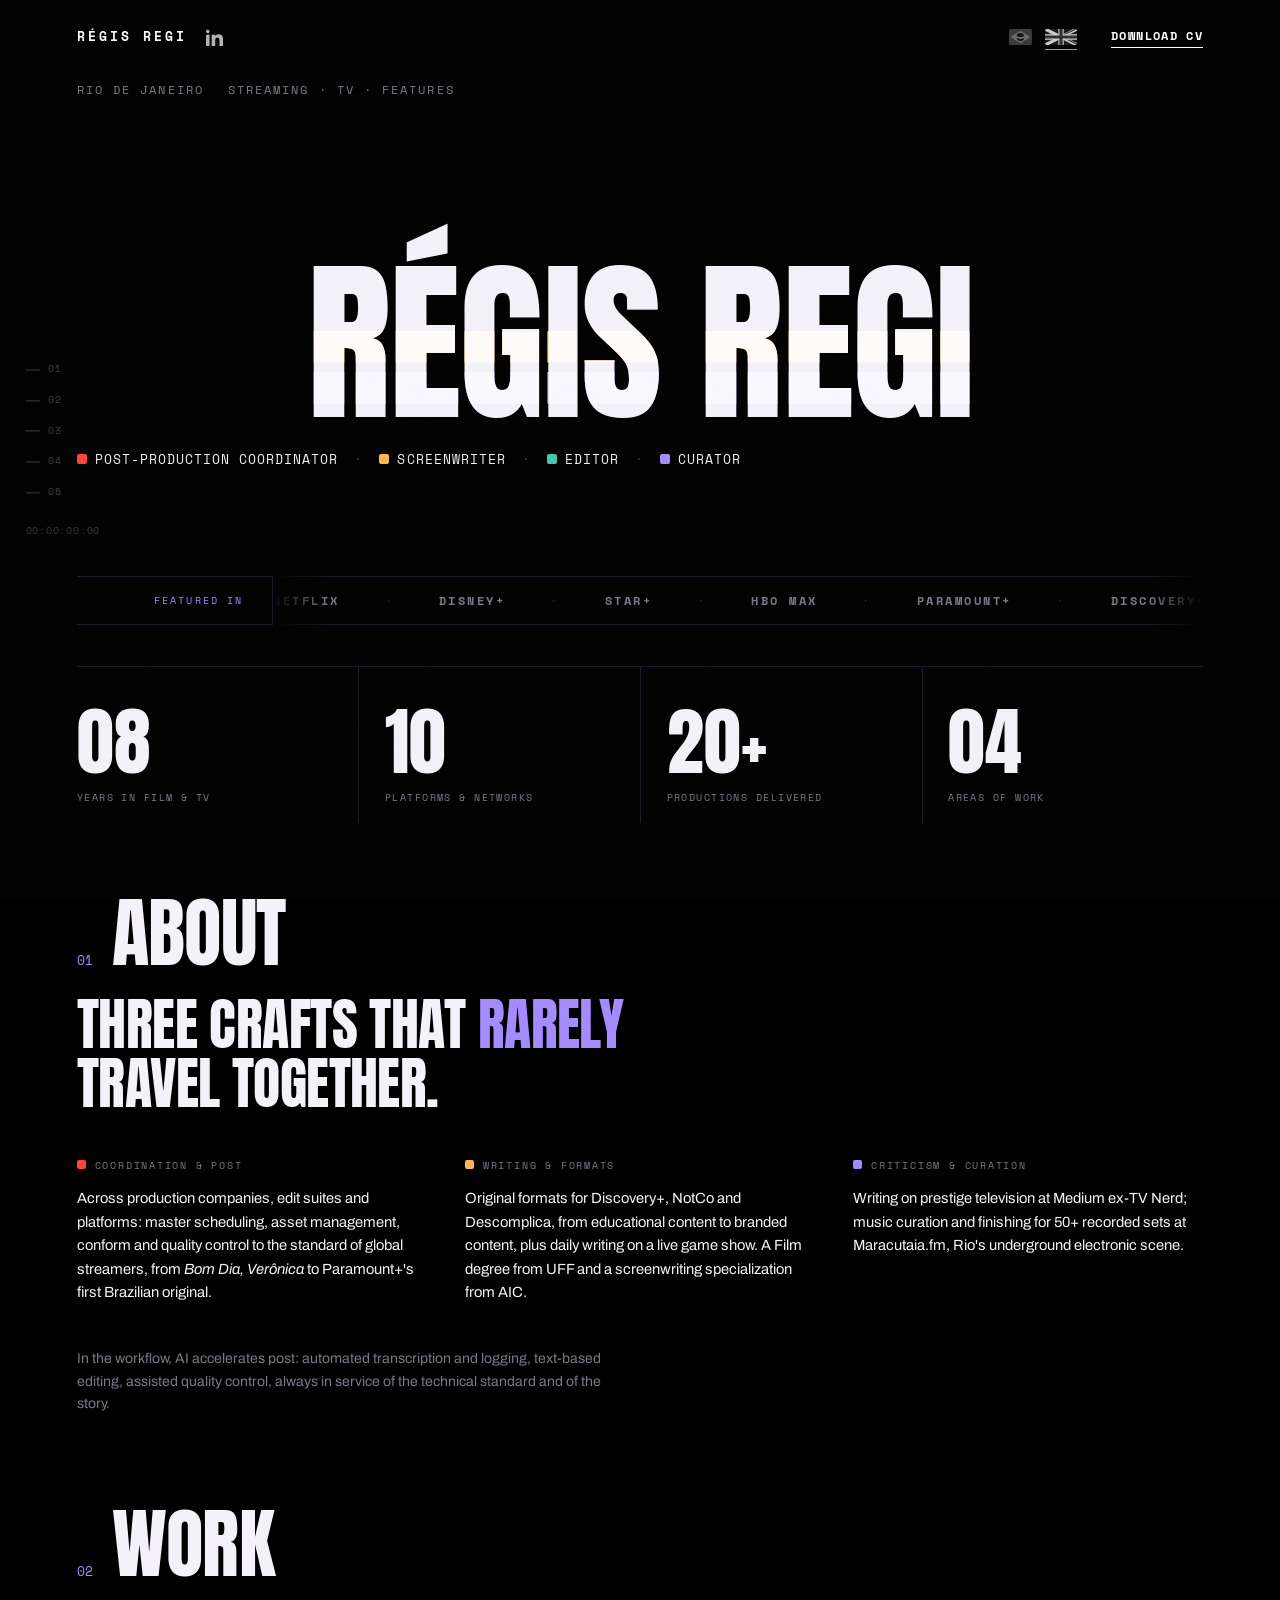
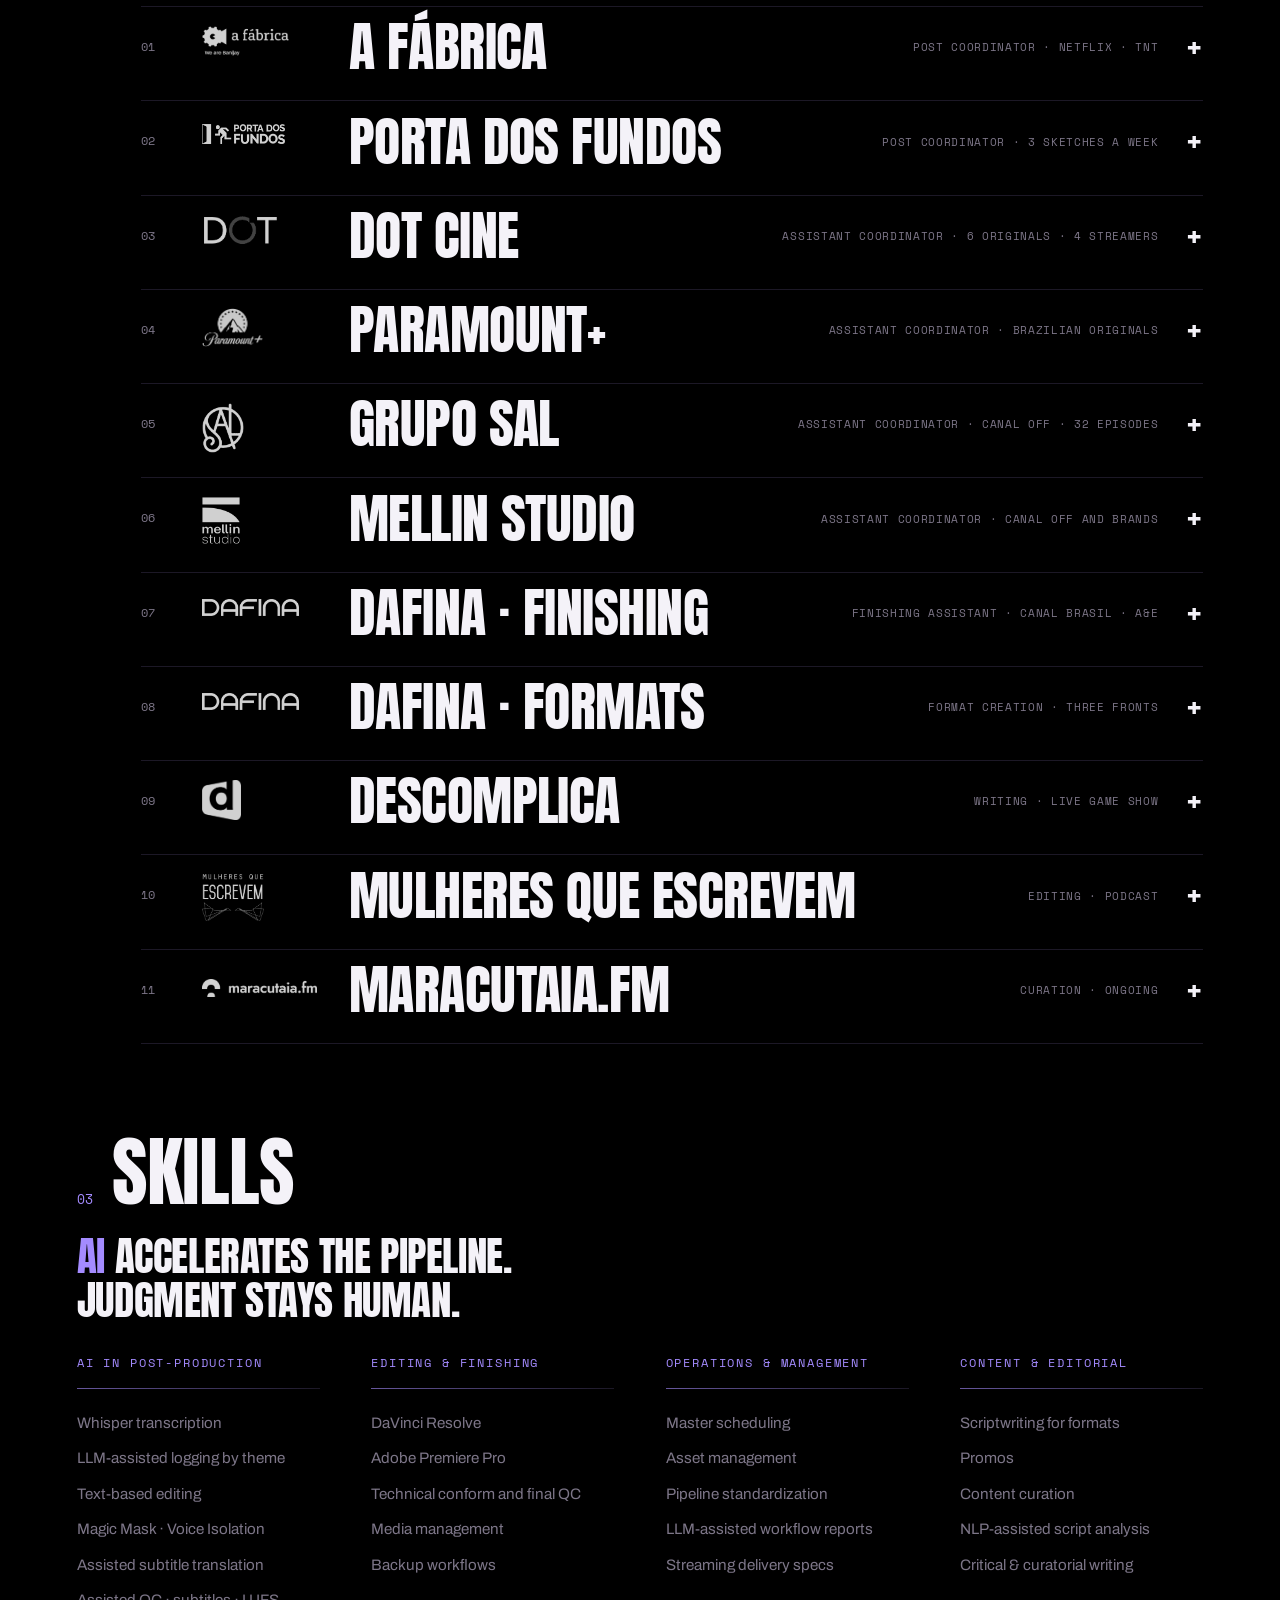
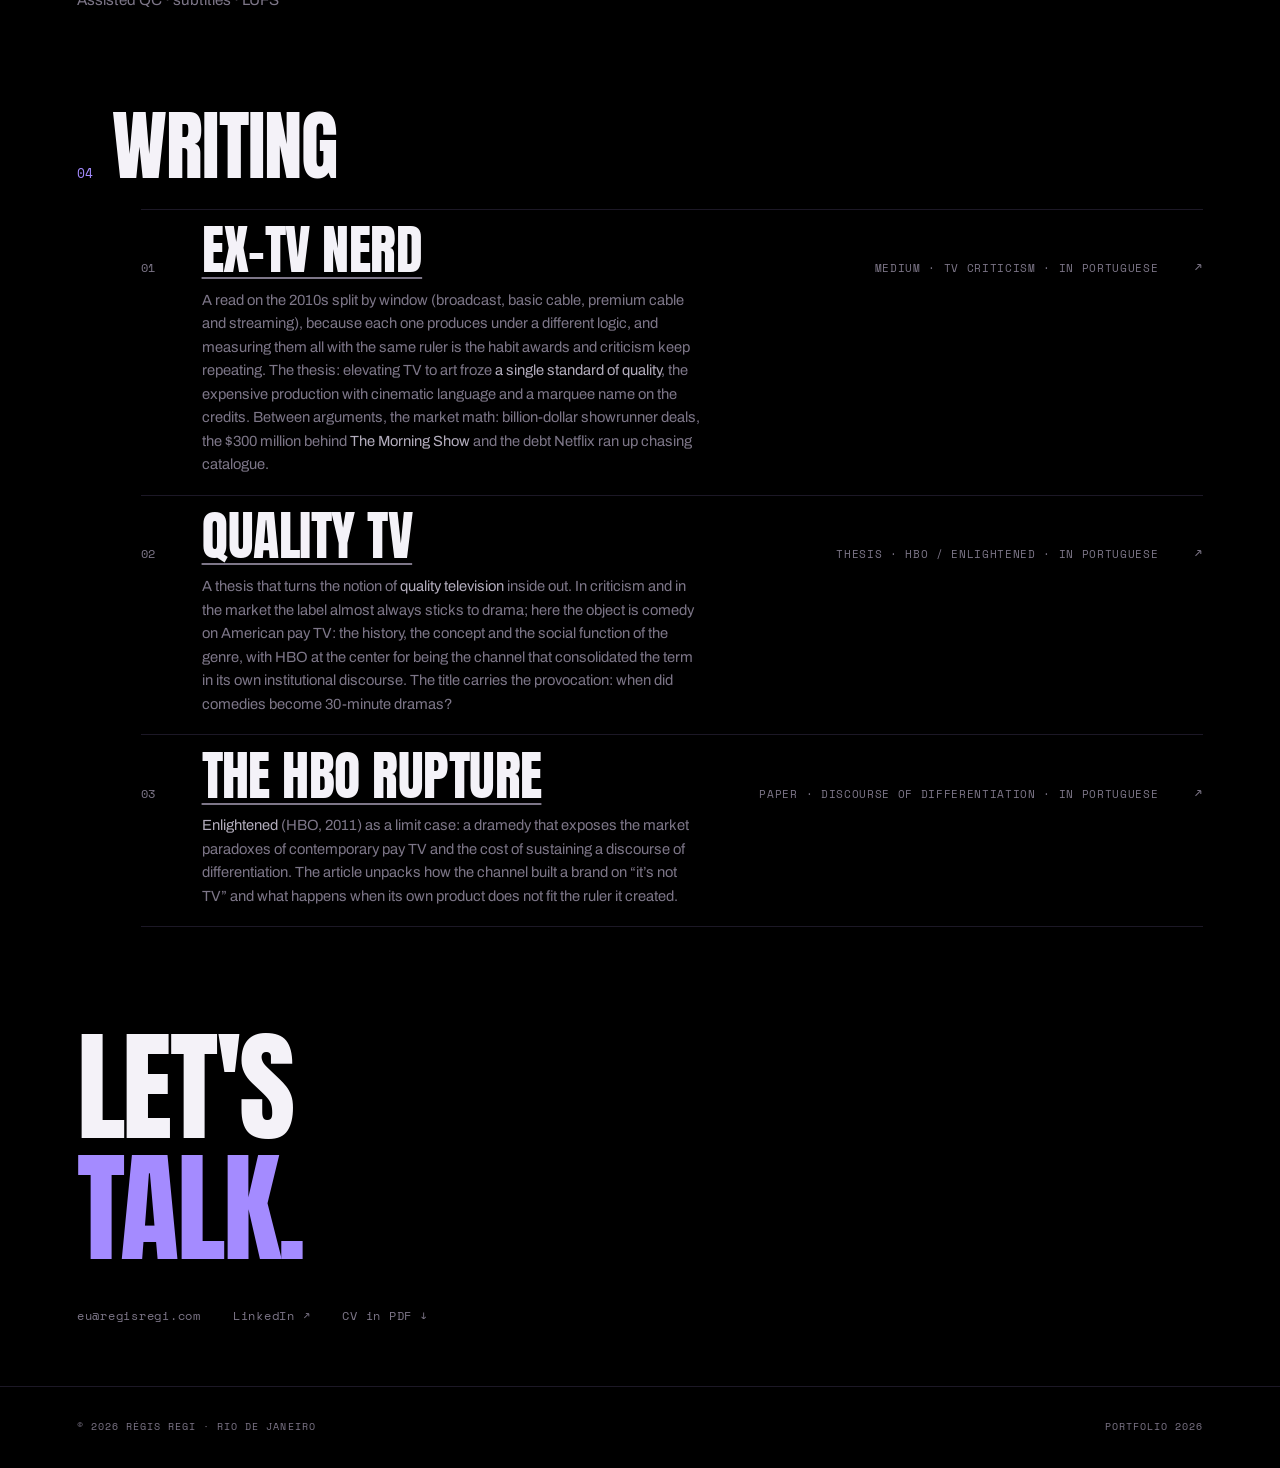
<file: en/index.html>
<!DOCTYPE html>
<html lang="en">
<head>
  <meta charset="UTF-8">
  <meta name="viewport" content="width=device-width, initial-scale=1.0">
  <title>Régis Regi · Post-Production, Writing and Curation</title>
  <meta name="description" content="Régis Regi is a post-production coordinator, editor, writer and curator based in Rio de Janeiro. Eight years in film and television, with work for Netflix, Disney+, Star+, HBO Max, Paramount+ and Porta dos Fundos.">
  <meta property="og:title" content="Régis Regi · Post-Production, Writing and Curation">
  <meta property="og:description" content="Eight years in film and television, between global streamers and the independent scene. Post-production coordination, format writing, editing and curation.">
  <meta property="og:type" content="website">
  <meta property="og:url" content="https://regisregi.com/en/">
  <meta property="og:locale" content="en_US">
  <meta property="og:locale:alternate" content="pt_BR">
  <meta property="og:site_name" content="Régis Regi">
  <!-- 1200x630 social card in the house design (black, name in display type,
       accent rule, the four disciplines). Absolute, not relative: og:image
       consumers do not resolve relative paths. The same image serves both
       languages — it is the name, which does not translate. -->
  <meta property="og:image" content="https://regisregi.com/assets/og-regis-regi-2-en.jpg">
  <meta property="og:image:width" content="1200">
  <meta property="og:image:height" content="630">
  <meta property="og:image:alt" content="Régis Regi · post-production coordination, writing, editing and curation, Rio de Janeiro">
  <meta name="twitter:card" content="summary_large_image">
  <link rel="canonical" href="https://regisregi.com/en/">
  <link rel="alternate" hreflang="pt-BR" href="https://regisregi.com/">
  <link rel="alternate" hreflang="en" href="https://regisregi.com/en/">
  <link rel="alternate" hreflang="x-default" href="https://regisregi.com/">
  <meta name="theme-color" content="#000000">
  <link rel="icon" type="image/svg+xml" href="../assets/favicon.svg">
  <link rel="preconnect" href="https://fonts.googleapis.com">
  <link rel="preconnect" href="https://fonts.gstatic.com" crossorigin>
  <link href="https://fonts.googleapis.com/css2?family=Anton&family=Archivo:wght@400;500;600;700&family=Space+Mono:wght@400;700&display=swap" rel="stylesheet">
  <link rel="stylesheet" href="../css/tokens.css?v=16772c9d">
  <link rel="stylesheet" href="../css/site.css?v=5fc7d4c7">
  <!-- Google Analytics 4 (same block as index.html and analise.html) -->
  <script async src="https://www.googletagmanager.com/gtag/js?id=G-R19SB2FGP1"></script>
  <script>
    window.dataLayer = window.dataLayer || [];
    function gtag(){dataLayer.push(arguments);}
    gtag('js', new Date());
    gtag('config', 'G-R19SB2FGP1');
  </script>
  <!-- Structured data for search engines (schema.org). Not rendered.
       @graph with three nodes: the site, THIS page, and the person.
       The Person @id is deliberately the same as in index.html: it tells
       Google both pages describe the same person, not two people with the
       same name. That is why Person.url is the home page on BOTH — a person
       has one home page. Previously each page declared a different url under
       the same @id, so merging the graphs produced one person with two
       conflicting home pages. What varies per page is mainEntityOfPage,
       pointing at the local WebPage node, and WebPage.about, which declares
       who the document is about. inLanguage lives on WebPage only: on
       WebSite it would conflict between the two languages.
       Only assert here what the page already states in text. -->
  <script type="application/ld+json">
  {
    "@context": "https://schema.org",
    "@graph": [
      {
        "@type": "WebSite",
        "@id": "https://regisregi.com/#site",
        "url": "https://regisregi.com/",
        "name": "Régis Regi",
        "publisher": { "@id": "https://regisregi.com/#regis" }
      },
      {
        "@type": "WebPage",
        "@id": "https://regisregi.com/en/#pagina-en",
        "url": "https://regisregi.com/en/",
        "name": "Régis Regi · Post-Production, Writing and Curation",
        "inLanguage": "en",
        "isPartOf": { "@id": "https://regisregi.com/#site" },
        "about": { "@id": "https://regisregi.com/#regis" }
      },
      {
        "@type": "Person",
        "@id": "https://regisregi.com/#regis",
        "name": "Régis Regi",
        "alternateName": "Regis Regi",
        "givenName": "Régis",
        "familyName": "Regi",
        "url": "https://regisregi.com/",
        "mainEntityOfPage": { "@id": "https://regisregi.com/en/#pagina-en" },
        "email": "eu@regisregi.com",
        "jobTitle": ["Post-Production Coordinator", "Screenwriter", "Editor", "Curator"],
        "description": "Post-production coordinator, screenwriter, editor and curator based in Rio de Janeiro, with eight years in film and television between global streamers and the independent scene.",
        "address": {
          "@type": "PostalAddress",
          "addressLocality": "Rio de Janeiro",
          "addressRegion": "RJ",
          "addressCountry": "BR"
        },
        "knowsLanguage": ["pt-BR", "en"],
        "knowsAbout": [
          "Post-production",
          "Screenwriting",
          "Editing",
          "Content curation",
          "Television criticism"
        ],
        "sameAs": [
          "https://www.linkedin.com/in/regisregi",
          "https://extvnerd.medium.com/"
        ]
      }
    ]
  }
  </script>
  <script>document.documentElement.classList.add("js")</script>
</head>
<body>
  <a class="skip" href="#work">Skip to the work</a>
  <div class="grain" aria-hidden="true"></div>

  <nav class="rail" aria-label="Scene index">
    <a href="#about" data-sec="about">01<span class="rail-nome"> About</span></a>
    <a href="#work" data-sec="work">02<span class="rail-nome"> Work</span></a>
    <a href="#skills" data-sec="skills">03<span class="rail-nome"> Skills</span></a>
    <a href="#writing" data-sec="writing">04<span class="rail-nome"> Writing</span></a>
    <a href="#contact" data-sec="contact">05<span class="rail-nome"> Contact</span></a>
    <!-- playhead: js/site.js makes the timecode run with scroll -->
    <span class="rail-tc mono" aria-hidden="true">00:00:00:00</span>
  </nav>

  <header class="top">
    <div class="top-start">
      <a class="wm" href="#top">Régis Regi</a>
      <a class="social" href="https://www.linkedin.com/in/regisregi/" target="_blank" rel="noopener"><svg viewBox="0 0 24 24" aria-hidden="true" focusable="false"><path d="M4.98 3.5a2.5 2.5 0 1 1-5 0 2.5 2.5 0 0 1 5 0ZM5 8H0v16h5V8Zm7.98 0H8.02v16h4.97v-8.4c0-4.67 6.03-5.05 6.03 0V24h4.99V13.87c0-7.88-8.93-7.6-11.02-3.72V8Z"/></svg><span class="visually-hidden">Régis Regi on LinkedIn</span></a>
    </div>
    <div class="top-end">
      <!-- language switch: both flags always on screen. A flag is a country,
           not a language — which is why each button carries the language
           name as text for screen readers; the drawing is a visual
           shortcut, not the information. -->
      <div class="lang" role="group" aria-label="Language"><a class="lang-bt" href="../" hreflang="pt-BR" lang="pt-BR"><svg class="flag" viewBox="0 0 30 21" aria-hidden="true" focusable="false"><rect width="30" height="21" fill="#009C3B"/><path d="M15 2.3 27.7 10.5 15 18.7 2.3 10.5Z" fill="#FFDF00"/><circle cx="15" cy="10.5" r="5.1" fill="#002776"/><clipPath id="bandeira-br"><circle cx="15" cy="10.5" r="5.1"/></clipPath><path d="M9 9.6Q15 14.6 21 9.6" fill="none" stroke="#fff" stroke-width="1.7" clip-path="url(#bandeira-br)"/></svg><span class="visually-hidden">Português</span></a><span class="lang-bt is-on" aria-current="true"><svg class="flag" viewBox="0 0 60 30" aria-hidden="true" focusable="false"><clipPath id="bandeira-uk"><path d="M30 15h30v15zv15H30zH0V15zV0h30z"/></clipPath><path d="M0 0v30h60V0z" fill="#012169"/><path d="M0 0 60 30M60 0 0 30" stroke="#fff" stroke-width="6"/><path d="M0 0 60 30M60 0 0 30" clip-path="url(#bandeira-uk)" stroke="#C8102E" stroke-width="4"/><path d="M30 0v30M0 15h60" stroke="#fff" stroke-width="10"/><path d="M30 0v30M0 15h60" stroke="#C8102E" stroke-width="6"/></svg><span class="visually-hidden">English · current page</span></span></div>
      <a class="cv" href="../assets/RE_GIS_REGI_PORTFOLIO_CV_2026_EN.pdf" download>Download CV</a>
    </div>
  </header>

  <main id="top">

    <!-- HERO -->
    <section class="hero" aria-label="Opening">
      <div class="hero-eyebrow">
        <span class="mono">Rio de Janeiro</span>
        <span class="mono">Streaming · TV · Features</span>
      </div>
      <!-- the space between the two .ln nodes is required and does NOT show on
           screen: both spans are display:block, so the text node between them
           is not rendered. Without it the h1 extracts as "RégisRegi", glued,
           and search engines never find the proper name in the page's main
           heading — the strongest signal there is for someone searching for
           "Régis Regi". Same reason for the contact h2. -->
      <h1 class="hero-name"><span class="ln" data-txt="Régis">Régis</span> <span class="ln" data-txt="Regi">Regi</span></h1>

      <p class="hero-roles">
        <span><span class="dot dot-coord" aria-hidden="true"></span>Post-Production Coordinator</span>
        <span class="sep" aria-hidden="true">·</span>
        <span><span class="dot dot-roteiro" aria-hidden="true"></span>Screenwriter</span>
        <span class="sep" aria-hidden="true">·</span>
        <span><span class="dot dot-edicao" aria-hidden="true"></span>Editor</span>
        <span class="sep" aria-hidden="true">·</span>
        <span><span class="dot dot-curadoria" aria-hidden="true"></span>Curator</span>
      </p>

      <div class="marcas">
        <span class="marcas-rot" aria-hidden="true">Featured in</span>
        <div class="marcas-faixa">
          <!-- each channel links to the most relevant Work subsection:
               data-alvo is the panel id, and js/site.js opens the row and
               scrolls to it. Without JS the href goes to the whole Work
               section — honest degradation. The four global streamers land
               on the DOT panel, which is the originals work for those
               platforms. The loop copy is decorative (aria-hidden) and
               leaves the tab order via tabindex="-1", otherwise Tab would
               visit every channel twice. -->
          <div class="marcas-trilho" role="list" aria-label="Platforms and channels this work has aired on">
            <ul>
              <li><a href="#work" data-alvo="p-dot">Netflix</a></li><li><a href="#work" data-alvo="p-dot">Disney+</a></li><li><a href="#work" data-alvo="p-dot">Star+</a></li><li><a href="#work" data-alvo="p-dot">HBO Max</a></li><li><a href="#work" data-alvo="p-para">Paramount+</a></li>
              <li><a href="#work" data-alvo="p-dafinaf">Discovery+</a></li><li><a href="#work" data-alvo="p-dafinae">A&amp;E</a></li><li><a href="#work" data-alvo="p-dafinae">Canal Brasil</a></li><li><a href="#work" data-alvo="p-mellin">Canal OFF</a></li><li><a href="#work" data-alvo="p-fabrica">TNT</a></li><li><a href="#work" data-alvo="p-porta">Porta dos Fundos</a></li>
            </ul>
            <ul aria-hidden="true">
              <li><a href="#work" data-alvo="p-dot" tabindex="-1">Netflix</a></li><li><a href="#work" data-alvo="p-dot" tabindex="-1">Disney+</a></li><li><a href="#work" data-alvo="p-dot" tabindex="-1">Star+</a></li><li><a href="#work" data-alvo="p-dot" tabindex="-1">HBO Max</a></li><li><a href="#work" data-alvo="p-para" tabindex="-1">Paramount+</a></li>
              <li><a href="#work" data-alvo="p-dafinaf" tabindex="-1">Discovery+</a></li><li><a href="#work" data-alvo="p-dafinae" tabindex="-1">A&amp;E</a></li><li><a href="#work" data-alvo="p-dafinae" tabindex="-1">Canal Brasil</a></li><li><a href="#work" data-alvo="p-mellin" tabindex="-1">Canal OFF</a></li><li><a href="#work" data-alvo="p-fabrica" tabindex="-1">TNT</a></li><li><a href="#work" data-alvo="p-porta" tabindex="-1">Porta dos Fundos</a></li>
            </ul>
          </div>
        </div>
      </div>
    </section>

    <!-- STATS -->
    <div class="stats-band" aria-label="Overview">
      <dl class="stats">
        <div class="stat"><dt>Years in film &amp; TV</dt><dd>08</dd></div>
        <div class="stat"><dt>Platforms &amp; networks</dt><dd>10</dd></div>
        <div class="stat"><dt>Productions delivered</dt><dd>20+</dd></div>
        <div class="stat"><dt>Areas of work</dt><dd>04</dd></div>
      </dl>
    </div>

    <!-- 01 ABOUT -->
    <section id="about" aria-label="About">
      <div class="head cut"><span class="n">01</span><h2>About</h2></div>
      <div class="about cut">
        <p class="sobre-lede">Three crafts that <em>rarely</em> travel together.</p>
        <div class="sobre-tres">
          <div class="sobre-bloco">
            <p class="sobre-rotulo"><span class="dot dot-coord" aria-hidden="true"></span>Coordination &amp; post</p>
            <p>Across production companies, edit suites and platforms: master scheduling, asset management, conform and quality control to the standard of global streamers, from <i>Bom Dia, Verônica</i> to Paramount+'s first Brazilian original.</p>
          </div>
          <div class="sobre-bloco">
            <p class="sobre-rotulo"><span class="dot dot-roteiro" aria-hidden="true"></span>Writing &amp; formats</p>
            <p>Original formats for Discovery+, NotCo and Descomplica, from educational content to branded content, plus daily writing on a live game show. A Film degree from UFF and a screenwriting specialization from AIC.</p>
          </div>
          <div class="sobre-bloco">
            <p class="sobre-rotulo"><span class="dot dot-curadoria" aria-hidden="true"></span>Criticism &amp; curation</p>
            <p>Writing on prestige television at Medium ex-TV Nerd; music curation and finishing for 50+ recorded sets at Maracutaia.fm, Rio's underground electronic scene.</p>
          </div>
        </div>
        <p class="rest">In the workflow, AI accelerates post: automated transcription and logging, text-based editing, assisted quality control, always in service of the technical standard and of the story.</p>
      </div>
    </section>

    <!-- 02 WORK -->
    <section id="work" aria-label="Work">
      <div class="head cut"><span class="n">02</span><h2>Work</h2></div>
      <ul class="work cut">

        <li class="row">
          <span class="row-idx">01</span>
          <span class="row-marca" style="--otica:.69" aria-hidden="true"><img src="../assets/posters/marcas/a-fabrica.png" alt="" loading="lazy" decoding="async"></span>
          <button class="row-name" aria-expanded="false" aria-controls="p-fabrica">A Fábrica</button>
          <span class="row-meta">Post Coordinator · Netflix · TNT</span>
          <span class="row-plus" aria-hidden="true"></span>
          <div class="panel" id="p-fabrica"><div><div class="panel-inner">
            <div class="peca">
              <span class="peca-indice" aria-hidden="true">01</span>
              <p class="peca-topo">Post coordination · series and features</p>
              <div class="peca-cabeca">
                <h3>Between teams<br>and deliveries</h3>
              </div>
              <div class="peca-corpo">
                <div class="peca-texto">
                  <p class="peca-lede">I was directly involved in post on <strong>four productions</strong> across series and features, including <strong>A Estranha na Cama</strong> (Netflix) and <strong>Galera FC</strong> (TNT). As post coordinator, I worked as the liaison between teams and on deliveries, with multidisciplinary involvement at specific stages of several of them. I dealt with budgets, contracts, the master schedule, variance analysis and resource reallocation, with a standardized pipeline and asset management between executive production and the technical departments. On some of the productions I also owned the technical and financial viability of the project.</p>
                  <ul class="peca-ficha">
                    <li><b>04</b> productions</li>
                    <li><b>Series</b> and features</li>
                  </ul>
                </div>
                <div class="peca-visual">
                  <div class="sheet">
            <figure><a href="https://www.youtube.com/watch?v=bZp_isvYVZc" target="_blank" rel="noopener" data-embed="yt" data-id="bZp_isvYVZc"><img src="../assets/posters/galera-fc.jpg" alt="Galera FC poster" loading="lazy" decoding="async"></a><figcaption>Galera FC</figcaption></figure>
            <figure><a href="https://www.youtube.com/watch?v=LvlqcTjahDE" target="_blank" rel="noopener" data-embed="yt" data-id="LvlqcTjahDE"><img src="../assets/posters/agentes-muito-especiais.jpg" alt="Agentes Muito Especiais poster" loading="lazy" decoding="async"></a><figcaption>Agentes Muito Especiais</figcaption></figure>
            <figure class="mute"><img src="../assets/posters/temporada-de-bonus.jpg" alt="Temporada de Bônus poster" loading="lazy" decoding="async"><figcaption>Temporada de Bônus</figcaption></figure>
            <figure class="mute"><img src="../assets/posters/a-estranha-na-cama.jpg" alt="A Estranha na Cama poster" loading="lazy" decoding="async"><figcaption>A Estranha na Cama</figcaption></figure>
            </div>
                </div>
              </div>
            </div>
                </div>
              </div>
            </div>
          </div></div></div>
        </li>

        <li class="row">
          <span class="row-idx">02</span>
          <span class="row-marca" style="--otica:.65" aria-hidden="true"><img src="../assets/posters/marcas/porta-dos-fundos.png" alt="" loading="lazy" decoding="async"></span>
          <button class="row-name" aria-expanded="false" aria-controls="p-porta">Porta dos Fundos</button>
          <span class="row-meta">Post Coordinator · 3 sketches a week</span>
          <span class="row-plus" aria-hidden="true"></span>
          <div class="panel" id="p-porta"><div><div class="panel-inner">
            <div class="peca peca--lado">
              <span class="peca-indice" aria-hidden="true">02</span>
              <p class="peca-topo">Post coordination · weekly comedy</p>
              <div class="peca-cabeca">
                <h3>The comedy<br>production line</h3>
              </div>
              <div class="peca-corpo">
                <div class="peca-texto">
                  <p class="peca-lede">I ran the operation that put <strong>three new sketches on air every week</strong>, across multiple platforms, under high demand and critical deadlines: <strong>editing, motion and finishing running in parallel</strong>, hour allocation per team and a standardized process between creative, production and post. The workflow and quality control reports I built informed the calls on production capacity.</p>
                  <ul class="peca-ficha">
                    <li><b>03</b> deliveries a week</li>
                    <li><b>Multiplatform</b></li>
                  </ul>
                </div>
                <div class="peca-visual">
                  <!-- televisão: o mesmo desenho do favicon (tubo com antenas)
                       virado moldura. A antena e o gabinete são pseudo-elementos;
                       o clique continua sendo o <a> de sempre, com data-embed. -->
                  <div class="tv">
                    <span class="tv-antena" aria-hidden="true"></span>
                    <figure class="tv-tubo">
                      <a href="https://www.youtube.com/watch?v=h26072NTKvQ" target="_blank" rel="noopener" data-embed="yt" data-id="h26072NTKvQ">
                        <img src="../assets/posters/porta-esquete.jpg" alt="Still from the sketch Dia da Mulher, by Porta dos Fundos" loading="lazy" decoding="async">
                        <span class="tv-varre" aria-hidden="true"></span>
                        <span class="tv-play" aria-hidden="true"></span>
                      </a>
                      <figcaption><span class="tv-luz" aria-hidden="true"></span>Dia da Mulher<span class="tv-canal">On air</span></figcaption>
                    </figure>
                  </div>
                </div>
              </div>
              <div class="peca-maquina">
                <ol class="peca-fluxo">
                    <li><span class="no" aria-hidden="true"></span><span>Script</span></li>
                    <li><span class="no" aria-hidden="true"></span><span>Shoot</span></li>
                    <li><span class="no" aria-hidden="true"></span><span>Edit</span></li>
                    <li><span class="no" aria-hidden="true"></span><span>Post</span></li>
                    <li><span class="no" aria-hidden="true"></span><span>On air</span></li>
                  </ol>
              </div>
            </div>
          </div></div></div>
        </li>

        <li class="row">
          <span class="row-idx">03</span>
          <span class="row-marca" style="--otica:.73" aria-hidden="true"><img src="../assets/posters/marcas/dot.png" alt="" loading="lazy" decoding="async"></span>
          <button class="row-name" aria-expanded="false" aria-controls="p-dot">DOT Cine</button>
          <span class="row-meta">Assistant Coordinator · 6 originals · 4 streamers</span>
          <span class="row-plus" aria-hidden="true"></span>
          <div class="panel" id="p-dot"><div><div class="panel-inner">
            <div class="peca">
              <span class="peca-indice" aria-hidden="true">03</span>
              <p class="peca-topo">Assistant post-production coordinator · global streamers</p>
              <div class="peca-cabeca">
                <h3>Originals for<br>global streaming</h3>
              </div>
              <div class="peca-corpo">
                <div class="peca-texto">
                  <p class="peca-lede">I managed material and deliverable flow on <strong>six productions</strong> for <strong>Netflix, Disney+, Star+ and HBO Max</strong>, under international technical standards and hard deadlines. I was the liaison between production companies, edit suites and platforms, anticipating bottlenecks on multi-episode projects and owning technical conform for each spec.</p>
                  <ul class="peca-ficha">
                    <li><b>06</b> productions</li>
                    <li><b>04</b> global platforms</li>
                  </ul>
                </div>
                <div class="peca-visual">
                  <div class="sheet">
            <figure><a href="https://www.youtube.com/watch?v=4oDn5TBJA84" target="_blank" rel="noopener" data-embed="yt" data-id="4oDn5TBJA84"><img src="../assets/posters/bom-dia-veronica.jpg" alt="Bom Dia, Verônica poster" loading="lazy" decoding="async"></a><figcaption>Bom Dia, Verônica</figcaption></figure>
            <figure><a href="https://www.youtube.com/watch?v=q9xURvz3fCM" target="_blank" rel="noopener" data-embed="yt" data-id="q9xURvz3fCM"><img src="../assets/posters/a-magia-de-aruna.jpg" alt="A Magia de Aruna poster" loading="lazy" decoding="async"></a><figcaption>A Magia de Aruna</figcaption></figure>
            <figure><a href="https://www.youtube.com/watch?v=isSQESXVgQ4" target="_blank" rel="noopener" data-embed="yt" data-id="isSQESXVgQ4"><img src="../assets/posters/desejos-sa.jpg" alt="Desejos S.A. poster" loading="lazy" decoding="async"></a><figcaption>Desejos S.A.</figcaption></figure>
            <figure><a href="https://www.youtube.com/watch?v=HggZDpcmeO4" target="_blank" rel="noopener" data-embed="yt" data-id="HggZDpcmeO4"><img src="../assets/posters/o-lado-bom-de-ser-traida.jpg" alt="O Lado Bom de Ser Traída poster" loading="lazy" decoding="async"></a><figcaption>O Lado Bom de Ser Traída</figcaption></figure>
            <figure><a href="https://www.youtube.com/watch?v=TDi4yirmR00" target="_blank" rel="noopener" data-embed="yt" data-id="TDi4yirmR00"><img src="../assets/posters/luva-de-pedreiro.jpg" alt="Luva de Pedreiro poster" loading="lazy" decoding="async"></a><figcaption>Luva de Pedreiro</figcaption></figure>
            <figure><a href="https://www.youtube.com/watch?v=zvDnxmhlc9Y" target="_blank" rel="noopener" data-embed="yt" data-id="zvDnxmhlc9Y"><img src="../assets/posters/isabella-o-caso-nardoni.jpg" alt="Isabella: o Caso Nardoni poster" loading="lazy" decoding="async"></a><figcaption>Isabella: o Caso Nardoni</figcaption></figure>
            </div>
                </div>
              </div>
            </div>
                </div>
              </div>
            </div>
          </div></div></div>
        </li>

        <li class="row">
          <span class="row-idx">04</span>
          <span class="row-marca" style="--otica:.89" aria-hidden="true"><img src="../assets/posters/marcas/paramount.png" alt="" loading="lazy" decoding="async"></span>
          <button class="row-name" aria-expanded="false" aria-controls="p-para">Paramount+</button>
          <span class="row-meta">Assistant Coordinator · Brazilian originals</span>
          <span class="row-plus" aria-hidden="true"></span>
          <div class="panel" id="p-para"><div><div class="panel-inner">
            <div class="peca">
              <span class="peca-indice" aria-hidden="true">04</span>
              <p class="peca-topo">Assistant post-production coordinator · Brazilian originals</p>
              <div class="peca-cabeca">
                <h3>The first original<br>fiction on Paramount+</h3>
              </div>
              <div class="peca-corpo">
                <div class="peca-texto">
                  <p class="peca-lede">On <strong>As Seguidoras</strong>, the first original fiction production of Paramount+ in Brazil, I conformed materials across every post stage and supervised the creation and integration of the device screens, a central dramatic element of the show. On <strong>Coração Suburbano</strong>, a documentary starring Rafael Portugal, I organized and conformed materials and standardized deliveries inside the platform deadline.</p>
                  <ul class="peca-ficha">
                    <li><b>02</b> productions</li>
                    <li><b>Paramount+</b> Brazil</li>
                  </ul>
                </div>
                <div class="peca-visual">
                  <div class="sheet">
            <figure><a href="https://www.youtube.com/watch?v=8ZNqLAqp_Y8" target="_blank" rel="noopener" data-embed="yt" data-id="8ZNqLAqp_Y8"><img src="../assets/posters/as-seguidoras.jpg" alt="As Seguidoras poster" loading="lazy" decoding="async"></a><figcaption>As Seguidoras</figcaption></figure>
            <figure><a href="https://www.youtube.com/watch?v=HC9PjbCKTT0" target="_blank" rel="noopener" data-embed="yt" data-id="HC9PjbCKTT0"><img src="../assets/posters/coracao-suburbano.jpg" alt="Coração Suburbano poster" loading="lazy" decoding="async"></a><figcaption>Coração Suburbano</figcaption></figure>
            </div>
                </div>
              </div>
            </div>
                </div>
              </div>
            </div>
          </div></div></div>
        </li>

        <li class="row">
          <span class="row-idx">05</span>
          <span class="row-marca" style="--otica:1.15" aria-hidden="true"><img src="../assets/posters/marcas/grupo-sal.png" alt="" loading="lazy" decoding="async"></span>
          <button class="row-name" aria-expanded="false" aria-controls="p-gruposal">Grupo Sal</button>
          <span class="row-meta">Assistant Coordinator · Canal OFF · 32 episodes</span>
          <span class="row-plus" aria-hidden="true"></span>
          <div class="panel" id="p-gruposal"><div><div class="panel-inner">
            <div class="peca">
              <span class="peca-indice" aria-hidden="true">05</span>
              <p class="peca-topo">Assistant post-production coordinator · Canal OFF</p>
              <div class="peca-cabeca">
                <h3>Episode by episode,<br>at channel standard</h3>
              </div>
              <div class="peca-corpo">
                <div class="peca-texto">
                  <p class="peca-lede">I organized and supervised post on <strong>four Canal OFF series</strong>, 32 episodes across documentary and lifestyle, aligning deadlines, crews and deliveries with the channel standard and holding technical and narrative cohesion episode by episode.</p>
                  <ul class="peca-ficha">
                    <li><b>04</b> Canal OFF series</li>
                    <li><b>32</b> episodes</li>
                  </ul>
                </div>
                <div class="peca-visual">
                  <div class="sheet">
            <figure><a href="https://www.instagram.com/reel/DCkTfXAx_Wl/" target="_blank" rel="noopener" data-embed="ig" data-id="reel/DCkTfXAx_Wl"><img src="../assets/posters/e-tudo-delas.jpg" alt="É Tudo Delas poster" loading="lazy" decoding="async"></a><figcaption>É Tudo Delas</figcaption></figure>
            <figure><a href="https://www.instagram.com/p/DPMf_8aDmNV/" target="_blank" rel="noopener" data-embed="ig" data-id="p/DPMf_8aDmNV"><img src="../assets/posters/ninguem-me-domina.jpg" alt="Ninguém Me Domina poster" loading="lazy" decoding="async"></a><figcaption>Ninguém Me Domina</figcaption></figure>
            <figure><a href="https://www.instagram.com/mellinstudio.br/reel/DPkCyBqEtCL/" target="_blank" rel="noopener" data-embed="ig" data-id="reel/DPkCyBqEtCL"><img src="../assets/posters/historias-do-coletivo.jpg" alt="Histórias do Coletivo poster" loading="lazy" decoding="async"></a><figcaption>Histórias do Coletivo</figcaption></figure>
            <figure><a href="https://www.instagram.com/p/DQEdCi7jiX0/" target="_blank" rel="noopener" data-embed="ig" data-id="p/DQEdCi7jiX0"><img src="../assets/posters/por-tras-do-desafio.jpg" alt="Por Trás do Desafio poster" loading="lazy" decoding="async"></a><figcaption>Por Trás do Desafio</figcaption></figure>
            </div>
                </div>
              </div>
            </div>
                </div>
              </div>
            </div>
          </div></div></div>
        </li>

        <li class="row">
          <span class="row-idx">06</span>
          <span class="row-marca" style="--otica:1.08" aria-hidden="true"><img src="../assets/posters/marcas/mellin.png" alt="" loading="lazy" decoding="async"></span>
          <button class="row-name" aria-expanded="false" aria-controls="p-mellin">Mellin Studio</button>
          <span class="row-meta">Assistant Coordinator · Canal OFF and brands</span>
          <span class="row-plus" aria-hidden="true"></span>
          <div class="panel" id="p-mellin"><div><div class="panel-inner">
            <div class="peca">
              <span class="peca-indice" aria-hidden="true">06</span>
              <p class="peca-topo">Assistant post-production coordinator · Canal OFF</p>
              <div class="peca-cabeca">
                <h3>Channel standard,<br>agency pace</h3>
              </div>
              <div class="peca-corpo">
                <div class="peca-texto">
                  <p class="peca-lede">I owned the post workflow for the documentary series and lifestyle programming of <strong>Canal OFF</strong>: deadlines, crew allocation and delivery inside the technical standard of the channel. In parallel I ran editing and finishing for the agency's campaigns for <strong>Banco C6</strong>, <strong>Cerveja Praya</strong> and <strong>Brasil Surfe Clube</strong>, with asset management and process control.</p>
                  <ul class="peca-ficha">
                    <li><b>Documentary series</b> and lifestyle</li>
                    <li><b>Brand</b> campaigns</li>
                  </ul>
                </div>
                <div class="peca-visual">
                  <!-- PROTÓTIPO: as três marcas como entregas em andamento, cada
                       uma com a régua de status da pós rodando embaixo, defasadas
                       de um terço de ciclo (css: .peca-entregas) -->
                  <div class="peca-entregas">
                    <p class="peca-entregas-cab"><span>Flow management</span><span><b>03</b> campaigns in parallel</span></p>
                    <ul>
                      <li class="entrega" style="--f:0s">
                        <span class="entrega-palco"><span class="entrega-logo" role="img" aria-label="Banco C6" style="--logo:url('/assets/posters/marcas/c6.png');aspect-ratio:892/186"></span></span>
                        <span class="entrega-fila" aria-hidden="true"><b style="--k:0">Ingest</b><b style="--k:1">Conversion</b><b style="--k:2">Organization</b><b style="--k:3">Conform</b><b style="--k:4">V1</b><b style="--k:5">Approval</b><b class="final">Online</b></span>
                      </li>
                      <li class="entrega alta" style="--f:-4s">
                        <span class="entrega-palco"><span class="entrega-logo" role="img" aria-label="Cerveja Praya" style="--logo:url('/assets/posters/marcas/praya.png');aspect-ratio:262/320"></span></span>
                        <span class="entrega-fila" aria-hidden="true"><b style="--k:0">Ingest</b><b style="--k:1">Conversion</b><b style="--k:2">Organization</b><b style="--k:3">Conform</b><b style="--k:4">V1</b><b style="--k:5">Approval</b><b class="final">Online</b></span>
                      </li>
                      <li class="entrega alta" style="--f:-8s">
                        <span class="entrega-palco"><span class="entrega-logo" role="img" aria-label="Brasil Surfe Clube" style="--logo:url('/assets/posters/marcas/bsc.png');aspect-ratio:488/320"></span></span>
                        <span class="entrega-fila" aria-hidden="true"><b style="--k:0">Ingest</b><b style="--k:1">Conversion</b><b style="--k:2">Organization</b><b style="--k:3">Conform</b><b style="--k:4">V1</b><b style="--k:5">Approval</b><b class="final">Online</b></span>
                      </li>
                    </ul>
                  </div>
                </div>
              </div>
            </div>
          </div></div></div>
        </li>

        <li class="row">
          <span class="row-idx">07</span>
          <span class="row-marca" style="--otica:.76" aria-hidden="true"><img src="../assets/posters/marcas/dafina.png" alt="" loading="lazy" decoding="async"></span>
          <button class="row-name" aria-expanded="false" aria-controls="p-dafinae">Dafina · Finishing</button>
          <span class="row-meta">Finishing Assistant · Canal Brasil · A&amp;E</span>
          <span class="row-plus" aria-hidden="true"></span>
          <div class="panel" id="p-dafinae"><div><div class="panel-inner">
            <div class="peca">
              <span class="peca-indice" aria-hidden="true">07</span>
              <p class="peca-topo">Finishing assistant and writer · Canal Brasil and A&amp;E</p>
              <div class="peca-cabeca">
                <h3>Technical finishing,<br>script polish</h3>
              </div>
              <div class="peca-corpo">
                <div class="peca-texto">
                  <p class="peca-lede">On the series <strong>302</strong> and <strong>502</strong>, for Canal Brasil, I prepared and technically finished the episodes while holding visual and narrative consistency across seasons, and wrote promos and digital content for social. On <strong>Era de Ouro</strong>, for A&amp;E, I supported finishing and worked on script and edit refinement with Omelete.</p>
                  <ul class="peca-ficha">
                    <li><b>03</b> productions</li>
                    <li><b>Canal Brasil</b> · A&amp;E</li>
                  </ul>
                </div>
                <div class="peca-visual">
                  <div class="sheet">
            <figure><a href="https://www.youtube.com/playlist?list=PLeN4eLs3ScfCBxwSvJLfvS7eYRyJUZ6id" target="_blank" rel="noopener" data-embed="yt-list" data-id="PLeN4eLs3ScfCBxwSvJLfvS7eYRyJUZ6id" data-start="0"><img src="../assets/posters/serie-302.jpg" alt="Series 302 poster" loading="lazy" decoding="async"></a><figcaption>Series 302</figcaption></figure>
            <figure><a href="https://www.youtube.com/playlist?list=PLeN4eLs3ScfCBxwSvJLfvS7eYRyJUZ6id" target="_blank" rel="noopener" data-embed="yt-list" data-id="PLeN4eLs3ScfCBxwSvJLfvS7eYRyJUZ6id" data-start="3"><img src="../assets/posters/serie-502.jpg" alt="Series 502 poster" loading="lazy" decoding="async"></a><figcaption>Series 502</figcaption></figure>
            <figure><a href="https://www.youtube.com/playlist?list=PLeN4eLs3ScfCU5ZhM3XQBPJQpcydHrGg6" target="_blank" rel="noopener" data-embed="yt-list" data-id="PLeN4eLs3ScfCU5ZhM3XQBPJQpcydHrGg6"><img src="../assets/posters/era-de-ouro.jpg" alt="Era de Ouro: O Nascimento dos Super-Heróis poster" loading="lazy" decoding="async"></a><figcaption>Era de Ouro</figcaption></figure>
            </div>
                </div>
              </div>
            </div>
                </div>
              </div>
            </div>
          </div></div></div>
        </li>

        <li class="row">
          <span class="row-idx">08</span>
          <span class="row-marca" style="--otica:.76" aria-hidden="true"><img src="../assets/posters/marcas/dafina.png" alt="" loading="lazy" decoding="async"></span>
          <button class="row-name" aria-expanded="false" aria-controls="p-dafinaf">Dafina · Formats</button>
          <span class="row-meta">Format creation · three fronts</span>
          <span class="row-plus" aria-hidden="true"></span>
          <div class="panel" id="p-dafinaf"><div><div class="panel-inner">
            <div class="peca">
              <span class="peca-indice" aria-hidden="true">08</span>
              <p class="peca-topo">Format writing · Discovery+, NotCo and Descomplica</p>
              <div class="peca-cabeca">
                <h3><em>Three</em> fronts,<br>three audiences</h3>
              </div>
              <div class="peca-corpo">
                <div class="peca-texto">
                  <p class="peca-lede">At the same production company where I started as a finishing assistant, I moved on to developing and writing original formats on three fronts, each with a different audience and editorial bar: educational content with a retention target at <strong>Descomplica</strong>, brand narrative at <strong>NotCo</strong> and digital portfolio expansion at <strong>Discovery+</strong>.</p>
                  <ul class="peca-ficha">
                    <li><b>Development</b> and writing</li>
                    <li><b>03</b> fronts</li>
                  </ul>
                </div>
                <div class="peca-visual">
                  <ul class="peca-frentes">
                    <li>
                      <span class="num" aria-hidden="true">01</span>
                      <img src="../assets/posters/marcas/descomplica.png" alt="Descomplica" loading="lazy" decoding="async">
                      <span class="fio" aria-hidden="true"></span>
                      <b>Descomplica</b>
                      <p>Educational content translated into audiovisual language, focused on retaining a student audience.</p>
                    </li>
                    <li>
                      <span class="num" aria-hidden="true">02</span>
                      <img src="../assets/posters/marcas/notco.png" alt="NotCo" loading="lazy" decoding="async">
                      <span class="fio" aria-hidden="true"></span>
                      <b>NotCo</b>
                      <p>Food, technology and branding pulled into a single brand narrative.</p>
                    </li>
                    <li>
                      <span class="num" aria-hidden="true">03</span>
                      <img src="../assets/posters/marcas/discovery.png" alt="Discovery+" loading="lazy" decoding="async">
                      <span class="fio" aria-hidden="true"></span>
                      <b>Discovery+</b>
                      <p>Formats aligned to the editorial line of the channel inside the streaming environment.</p>
                    </li>
                  </ul>
                </div>
              </div>
            </div>
          </div></div></div>
        </li>

        <li class="row">
          <span class="row-idx">09</span>
          <span class="row-marca" style="--otica:.94" aria-hidden="true"><img src="../assets/posters/marcas/descomplica.png" alt="" loading="lazy" decoding="async"></span>
          <button class="row-name" aria-expanded="false" aria-controls="p-desco">Descomplica</button>
          <span class="row-meta">Writing · live game show</span>
          <span class="row-plus" aria-hidden="true"></span>
          <div class="panel" id="p-desco"><div><div class="panel-inner">
            <div class="peca">
              <span class="peca-indice" aria-hidden="true">09</span>
              <p class="peca-topo">Daily writing · live game show</p>
              <div class="peca-cabeca">
                <h3>Ten seconds<br>to answer</h3>
              </div>
              <div class="peca-corpo">
                <div class="peca-texto">
                  <p class="peca-lede">I wrote <strong>Dez Segundos</strong> every day: ten questions, ten seconds per answer, three options. Episode structure, questions and interactions designed for the rhythm of live broadcast and to turn study material into entertainment through the final stretch before the ENEM exam.</p>
                  <ul class="peca-ficha">
                    <li><b>Live</b> at 9pm, every day</li>
                    <li><b>Levels</b> 01 › 05</li>
                  </ul>
                  <a class="peca-cta" href="https://www.techtudo.com.br/dicas-e-tutoriais/2019/10/temas-que-podem-cair-no-enem-2019-estude-no-10-segundos-do-descomplica.ghtml" target="_blank" rel="noopener" data-embed="off">Read about the format <span aria-hidden="true">↗</span></a>
                </div>
                <div class="peca-visual">
                  <ul class="peca-crono" aria-hidden="true">
                    <li><i></i><span>10</span></li>
                    <li><i></i><span>09</span></li>
                    <li><i></i><span>08</span></li>
                    <li><i></i><span>07</span></li>
                    <li><i></i><span>06</span></li>
                    <li><i></i><span>05</span></li>
                    <li><i></i><span>04</span></li>
                    <li><i></i><span>03</span></li>
                    <li><i></i><span>02</span></li>
                    <li><i></i><span>01</span></li>
                  </ul>
                </div>
              </div>
            </div>
          </div></div></div>
        </li>

        <li class="row">
          <span class="row-idx">10</span>
          <span class="row-marca" style="--otica:1.08" aria-hidden="true"><img src="../assets/posters/marcas/mqe.png" alt="" loading="lazy" decoding="async"></span>
          <button class="row-name" aria-expanded="false" aria-controls="p-mqe">Mulheres que Escrevem</button>
          <span class="row-meta">Editing · podcast</span>
          <span class="row-plus" aria-hidden="true"></span>
          <div class="panel" id="p-mqe"><div><div class="panel-inner">
            <div class="peca">
              <span class="peca-indice" aria-hidden="true">10</span>
              <p class="peca-topo">Editing and finishing · literary podcast</p>
              <!-- header in the global pattern: title first, brand after -->
              <div class="peca-cabeca">
                <h3>Four years<br>of listening</h3>
              </div>
              <div class="peca-corpo">
                <div class="peca-texto">
                  <p class="peca-lede">I edited and finished the episodes across <strong>more than four years</strong>, building the sonic identity of the show and holding the same listening standard between seasons, on a project dedicated to amplifying women's voices in literature.</p>
                  <ul class="peca-ficha">
                    <li><b>Independent</b> literary podcast</li>
                    <li>More than <b>04</b> years on air</li>
                  </ul>
                  <a class="peca-cta" href="https://open.spotify.com/show/4OuDUFi718AIknjXnDNmoF" target="_blank" rel="noopener" data-embed="sp-show" data-id="4OuDUFi718AIknjXnDNmoF">Listen to the podcast <span aria-hidden="true">↗</span></a>
                </div>
                <div class="peca-visual">
                  <div class="peca-onda" aria-hidden="true">
                  <i style="height:26%;--i:0"></i>
                  <i style="height:34%;--i:1"></i>
                  <i style="height:23%;--i:2"></i>
                  <i style="height:28%;--i:3"></i>
                  <i style="height:40%;--i:4"></i>
                  <i style="height:13%;--i:5"></i>
                  <i style="height:17%;--i:6"></i>
                  <i style="height:45%;--i:7"></i>
                  <i style="height:50%;--i:8"></i>
                  <i style="height:11%;--i:9"></i>
                  <i style="height:50%;--i:10"></i>
                  <i style="height:49%;--i:11"></i>
                  <i style="height:68%;--i:12"></i>
                  <i style="height:44%;--i:13"></i>
                  <i style="height:16%;--i:14"></i>
                  <i style="height:60%;--i:15"></i>
                  <i style="height:66%;--i:16"></i>
                  <i style="height:83%;--i:17"></i>
                  <i style="height:25%;--i:18"></i>
                  <i style="height:84%;--i:19"></i>
                  <i style="height:46%;--i:20"></i>
                  <i class="acesa" style="height:58%;--i:21"></i>
                  <i class="acesa" style="height:96%;--i:22"></i>
                  <i class="acesa" style="height:27%;--i:23"></i>
                  <i class="acesa" style="height:13%;--i:24"></i>
                  <i class="acesa" style="height:38%;--i:25"></i>
                  <i class="acesa" style="height:49%;--i:26"></i>
                  <i class="acesa" style="height:70%;--i:27"></i>
                  <i style="height:52%;--i:28"></i>
                  <i style="height:26%;--i:29"></i>
                  <i style="height:15%;--i:30"></i>
                  <i style="height:72%;--i:31"></i>
                  <i style="height:16%;--i:32"></i>
                  <i style="height:36%;--i:33"></i>
                  <i style="height:23%;--i:34"></i>
                  <i style="height:57%;--i:35"></i>
                  <i style="height:52%;--i:36"></i>
                  <i style="height:55%;--i:37"></i>
                  <i style="height:11%;--i:38"></i>
                  <i style="height:29%;--i:39"></i>
                  <i style="height:9%;--i:40"></i>
                  <i style="height:41%;--i:41"></i>
                  <i style="height:49%;--i:42"></i>
                  <i style="height:9%;--i:43"></i>
                  <i style="height:43%;--i:44"></i>
                  <i style="height:9%;--i:45"></i>
                </div>
                </div>
              </div>
            </div>
          </div></div></div>
        </li>


        <li class="row">
          <span class="row-idx">11</span>
          <span class="row-marca" style="--otica:.9" aria-hidden="true"><img src="../assets/posters/marcas/maracutaia.png" alt="" loading="lazy" decoding="async"></span>
          <button class="row-name" aria-expanded="false" aria-controls="p-mara">Maracutaia.fm</button>
          <span class="row-meta">Curation · ongoing</span>
          <span class="row-plus" aria-hidden="true"></span>
          <div class="panel" id="p-mara"><div><div class="panel-inner">
            <div class="peca peca--lado">
              <span class="peca-indice" aria-hidden="true">11</span>
              <p class="peca-topo">Curation and audiovisual · electronic scene of Rio</p>
              <div class="peca-cabeca">
                <h3>Audiovisual<br>sets</h3>
              </div>
              <div class="peca-corpo">
                <div class="peca-texto">
                  <p class="peca-lede">I pick the artists, set the aesthetic line of each session and sign off on editing and finishing. Session after session, <strong>one identity</strong>, plus the promo pieces that carry the reach of the brand.</p>
                  <ul class="peca-ficha">
                    <li><b>50+</b> sets recorded</li>
                    <li><b>Curation</b>, editing and finishing</li>
                    <li><b>Ongoing</b> project</li>
                  </ul>
                  <a class="playlist" href="https://www.youtube.com/playlist?list=PLeN4eLs3ScfDhsppcAUj3U6U7azva0Vye" target="_blank" rel="noopener" data-embed="yt-list" data-id="PLeN4eLs3ScfDhsppcAUj3U6U7azva0Vye">
                    <span class="playlist-marca" aria-hidden="true">◈</span>
                    <span class="playlist-corpo">
                      <span class="playlist-lema">In the ethereal realm of the waves, Maracutaia resounds</span>
                      <span class="playlist-rotulo">Playlist on YouTube</span>
                    </span>
                    <span class="playlist-seta" aria-hidden="true">↗</span>
                  </a>
                </div>
                <div class="peca-visual">
                  <ul class="peca-modulos">
                    <li>
                      <span class="mod"><img src="../assets/posters/maracutaia/azo.jpg" alt="Azo in a set recorded for Maracutaia.fm" loading="lazy" decoding="async"></span>
                      <span><b>001</b> Azo</span>
                    </li>
                    <li>
                      <span class="mod padrao" aria-hidden="true"><img src="../assets/posters/marcas/maracutaia-padrao.jpg" alt="" loading="lazy" decoding="async"></span>
                      <span><b>·</b> Identidade visual</span>
                    </li>
                    <li>
                      <span class="mod circ"><img src="../assets/posters/maracutaia/caiao.jpg" alt="Caiao in a set recorded for Maracutaia.fm" loading="lazy" decoding="async"></span>
                      <span><b>002</b> Caiao</span>
                    </li>
                    <li>
                      <span class="mod arco"><img src="../assets/posters/maracutaia/marta-supernova.jpg" alt="Marta Supernova in a set recorded for Maracutaia.fm" loading="lazy" decoding="async"></span>
                      <span><b>003</b> Marta Supernova</span>
                    </li>
                    <li>
                      <span class="mod violeta" aria-hidden="true"><img src="../assets/posters/marcas/maracutaia-simbolo.png" alt="" loading="lazy" decoding="async"></span>
                      <span><b>·</b> maracutaia.fm</span>
                    </li>
                    <li>
                      <span class="mod dee"><img src="../assets/posters/maracutaia/rafael-nao-existe.jpg" alt="Rafael Não Existe in a set recorded for Maracutaia.fm" loading="lazy" decoding="async"></span>
                      <span><b>004</b> Rafael Não Existe</span>
                    </li>
                  </ul>
                </div>
              </div>
              <div class="peca-rodape"><span>Sets recorded live</span><span><span class="acento">◆</span> no reino étereo das ondas, maracutaia ressoa</span></div>
            </div>
          </div></div></div>
        </li>
      </ul>
    </section>

    <!-- 03 SKILLS -->
    <section id="skills" aria-label="Skills">
      <div class="head cut"><span class="n">03</span><h2>Skills</h2></div>
      <!-- abertura da seção: a tese da IA no fluxo, em display, antes das
           colunas. Vive num .cut próprio para não entrar na contagem do
           escalonamento das colunas (.cols.cut > *:nth-child). -->
      <div class="comp-abre cut"><p class="comp-lede"><em>AI</em> accelerates the pipeline. Judgment stays human.</p></div>
      <div class="cols cut">
        <div class="col">
          <h3>AI in post-production</h3>
          <ul><li>Whisper transcription</li><li>LLM-assisted logging by theme</li><li>Text-based editing</li><li>Magic Mask · Voice Isolation</li><li>Assisted subtitle translation</li><li>Assisted QC · subtitles · LUFS</li></ul>
        </div>
        <div class="col">
          <h3>Editing &amp; finishing</h3>
          <ul><li>DaVinci Resolve</li><li>Adobe Premiere Pro</li><li>Technical conform and final QC</li><li>Media management</li><li>Backup workflows</li></ul>
        </div>
        <div class="col">
          <h3>Operations &amp; management</h3>
          <ul><li>Master scheduling</li><li>Asset management</li><li>Pipeline standardization</li><li>LLM-assisted workflow reports</li><li>Streaming delivery specs</li></ul>
        </div>
        <div class="col">
          <h3>Content &amp; editorial</h3>
          <ul><li>Scriptwriting for formats</li><li>Promos</li><li>Content curation</li><li>NLP-assisted script analysis</li><li>Critical &amp; curatorial writing</li></ul>
        </div>
      </div>
    </section>

    <!-- 04 WRITING -->
    <section id="writing" aria-label="Writing">
      <div class="head cut"><span class="n">04</span><h2>Writing</h2></div>
      <ul class="work cut">
        <li class="row row-out">
          <a class="row-hit" href="https://extvnerd.medium.com/melhores-da-d%C3%A9cada-628cf13c935e" target="_blank" rel="noopener">
            <span class="row-idx" aria-hidden="true">01</span>
            <span class="row-name">Ex-TV Nerd</span>
            <span class="row-meta">Medium · TV criticism · in Portuguese</span>
            <span class="row-plus row-ext" aria-hidden="true"></span>
            <span class="visually-hidden">(opens in a new tab)</span>
          </a>
          <p class="row-sinopse">A read on the 2010s split by window (broadcast, basic cable, premium cable and streaming), because each one produces under a different logic, and measuring them all with the same ruler is the habit awards and criticism keep repeating. The thesis: elevating TV to art froze <em>a single standard of quality</em>, the expensive production with cinematic language and a marquee name on the credits. Between arguments, the market math: billion-dollar showrunner deals, the $300 million behind <em>The Morning Show</em> and the debt Netflix ran up chasing catalogue.</p>
        </li>
        <li class="row row-out">
          <a class="row-hit" href="https://www.academia.edu/30951846/A_Televis%C3%A3o_de_Qualidade_e_a_Com%C3%A9dia_na_TV_Paga_Norte_Americana_Quando_com%C3%A9dias_se_tornaram_dramas_de_30_minutos" target="_blank" rel="noopener">
            <span class="row-idx" aria-hidden="true">02</span>
            <span class="row-name">Quality TV</span>
            <span class="row-meta">Thesis · HBO / Enlightened · in Portuguese</span>
            <span class="row-plus row-ext" aria-hidden="true"></span>
            <span class="visually-hidden">(opens in a new tab)</span>
          </a>
          <p class="row-sinopse">A thesis that turns the notion of <em>quality television</em> inside out. In criticism and in the market the label almost always sticks to drama; here the object is comedy on American pay TV: the history, the concept and the social function of the genre, with HBO at the center for being the channel that consolidated the term in its own institutional discourse. The title carries the provocation: when did comedies become 30-minute dramas?</p>
        </li>
        <li class="row row-out">
          <a class="row-hit" href="https://www.academia.edu/36102539/HBO_e_a_Ruptura_do_Discurso_de_Diferencia%C3%A7%C3%A3o_o_caso_Enlightened_" target="_blank" rel="noopener">
            <span class="row-idx" aria-hidden="true">03</span>
            <span class="row-name">The HBO Rupture</span>
            <span class="row-meta">Paper · discourse of differentiation · in Portuguese</span>
            <span class="row-plus row-ext" aria-hidden="true"></span>
            <span class="visually-hidden">(opens in a new tab)</span>
          </a>
          <p class="row-sinopse"><em>Enlightened</em> (HBO, 2011) as a limit case: a dramedy that exposes the market paradoxes of contemporary pay TV and the cost of sustaining a discourse of differentiation. The article unpacks how the channel built a brand on “it’s not TV” and what happens when its own product does not fit the ruler it created.</p>
        </li>
        <!-- NLP Lab off for now. analise.html and js/analise.js stay in the
             repository; to bring it back, just uncomment this block.
        <li class="row row-out">
          <a class="row-hit" href="../analise.html">
            <span class="row-idx" aria-hidden="true">04</span>
            <span class="row-name">NLP Lab</span>
            <span class="row-meta">Ex-TV Nerd under analysis · in Portuguese</span>
            <span class="row-plus row-go" aria-hidden="true"></span>
          </a>
        </li>
        -->
      </ul>
    </section>

    <!-- 05 CONTACT -->
    <section class="end cut" id="contact" aria-label="Contact">
      <h2 class="end-big"><span class="end-ln"><span>Let's</span></span> <span class="end-ln"><span><a class="mail" href="mailto:eu@regisregi.com">talk.</a></span></span></h2>
      <div class="end-links">
        <a href="mailto:eu@regisregi.com">eu@regisregi.com</a>
        <a href="https://www.linkedin.com/in/regisregi" target="_blank" rel="noopener">LinkedIn ↗</a>
        <a href="../assets/RE_GIS_REGI_PORTFOLIO_CV_2026_EN.pdf" download>CV in PDF ↓</a>
      </div>
    </section>

    <footer class="foot">
      <span>© 2026 Régis Regi · Rio de Janeiro</span>
      <span>Portfolio 2026</span>
    </footer>

  </main>

  <!-- SCREENING ROOM. Deliberately an empty shell: the video iframe is only
       created on click and torn out on close, so the page at rest never loads
       a player. Every interface string lives here, never in the JS, because
       this file is the one that exists in two languages. -->
  <dialog class="proj" id="proj" aria-modal="true" aria-labelledby="proj-title">
    <div class="proj-room" data-shape="wide">
      <header class="proj-head">
        <p class="proj-meta"><span class="proj-idx"></span><span class="proj-bar" aria-hidden="true">/</span><span class="proj-src"></span></p>
        <button type="button" class="proj-x" data-proj-close aria-label="Close the screening room">&times;</button>
      </header>
      <div class="proj-stage">
        <div class="proj-frame"><div class="proj-slot"></div></div>
        <nav class="proj-list" hidden aria-label="Episodes in this production">
          <p class="proj-list-cab">Episodes</p>
          <ol></ol>
        </nav>
      </div>
      <footer class="proj-foot">
        <h2 class="proj-title" id="proj-title"></h2>
        <p class="proj-exit">
          <span class="proj-nav" hidden>
            <button type="button" class="proj-step proj-prev" aria-label="Previous production"></button>
            <span class="proj-count" aria-hidden="true"></span>
            <button type="button" class="proj-step proj-next" aria-label="Next production"></button>
          </span>
          <span class="proj-blind" hidden>If the video does not show, use the link beside it.</span>
          <a class="proj-out" href="#" target="_blank" rel="noopener">Watch original &#8599;</a>
          <span class="proj-esc">ESC closes</span>
        </p>
      </footer>
    </div>
    <div class="grain" aria-hidden="true"></div>
    <p class="proj-live visually-hidden" role="status" aria-live="polite"></p>
  </dialog>


  <!-- Faixas de cada playlist, extraídas uma vez da própria lista do
       YouTube e assadas aqui como conteúdo. Assim a sala monta o índice
       de episódios sem depender de chave de API nem de script externo em
       tempo de execução. Os títulos são os do YouTube, iguais nos dois
       idiomas por serem nome próprio do vídeo. -->
  <script type="application/json" id="proj-listas">
{
  "PLeN4eLs3ScfCBxwSvJLfvS7eYRyJUZ6id": [
    {
      "id": "PoORVh2NbRU",
      "t": "Mulheres debatem Maternidade no programa 302"
    },
    {
      "id": "kJvpYa33AzU",
      "t": "Superação de Trauma | 302"
    },
    {
      "id": "71WK16iJ8Ko",
      "t": "A Força de Arte para reconstrução | 302"
    },
    {
      "id": "0NoxG_Sm798",
      "t": "Série “502” debate Masculinidade Tóxica"
    },
    {
      "id": "MuNY8YgjTCo",
      "t": "502 | Preconceito"
    },
    {
      "id": "rCaAHeZkDzM",
      "t": "Os corpos masculinos e suas diferenças | 502"
    }
  ],
  "PLeN4eLs3ScfCU5ZhM3XQBPJQpcydHrGg6": [
    {
      "id": "XyPvu53zfd0",
      "t": "Batman e Superman: como nasceram os heróis | Ep. 1"
    },
    {
      "id": "Znmgo84NZQg",
      "t": "Capitão América contra o nazismo | Ep. 2"
    },
    {
      "id": "qZm2QDMg0FM",
      "t": "O terror invade o mundo dos heróis | Ep. 3"
    },
    {
      "id": "Q7eph1JPv7M",
      "t": "Batman, Superman e Mulher-Maravilha censurados | Ep. 4"
    }
  ],
  "PLeN4eLs3ScfDhsppcAUj3U6U7azva0Vye": [
    {
      "id": "QVwDrMQf7s4",
      "t": "Maracutaia.fm: Vidadura de Verão - AZO"
    },
    {
      "id": "rfs6wtfDgHk",
      "t": "Maracutaia.fm convida INVITT @casa33rio - Impulso 003"
    },
    {
      "id": "Dzkj0ccYLmU",
      "t": "Maracutaia.fm: Vidadura de Verão - Man From Rio"
    },
    {
      "id": "uRgnawN6uzc",
      "t": "Maracutaia.fm: Open Signal - Leo Janeiro"
    },
    {
      "id": "fNN-2GiPE0M",
      "t": "Drama EFX Openhouse Maracutaia.fm @casa33rio"
    },
    {
      "id": "u0Lxj6oraJk",
      "t": "Mateus tuK @ Maracutaia Profile 002 | @casa33rio Open House"
    },
    {
      "id": "Et_zgDgLtmE",
      "t": "Maracutaia.fm: Open Signal - Icehead"
    },
    {
      "id": "HtTxZIt9Y50",
      "t": "Impulso 001: Severinno - Maracutaia.fm"
    },
    {
      "id": "cNwymliP-zA",
      "t": "Miguel Arcanjo - Maracutaia.fm Openhouse @casa33rio"
    }
  ]
}
  </script>
  <script src="../js/site.js?v=32a9c0e3"></script>
</body>
</html>
</file>
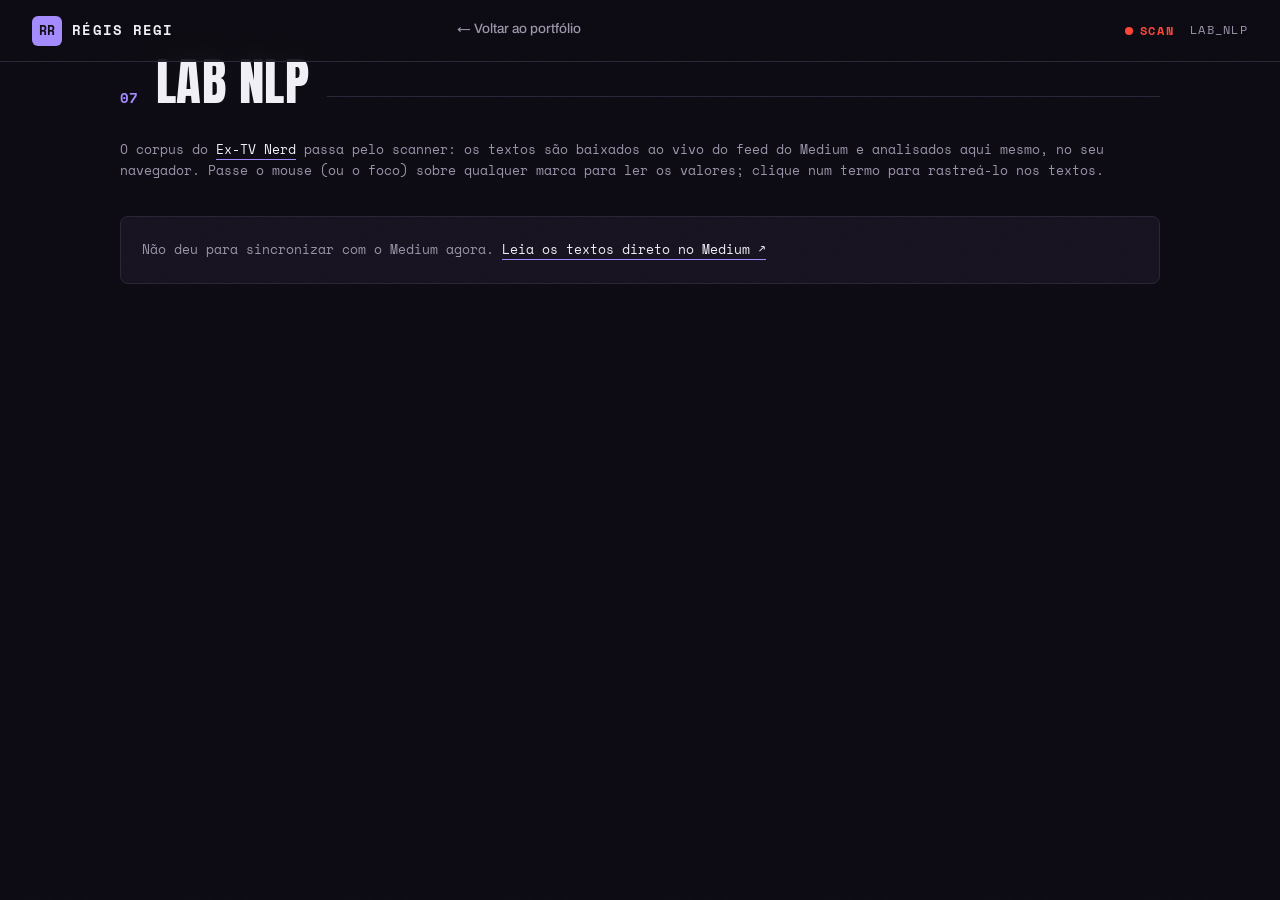
<file: analise.html>
<!DOCTYPE html>
<html lang="pt-BR">
<head>
  <meta charset="UTF-8">
  <meta name="viewport" content="width=device-width, initial-scale=1.0">
  <title>Lab NLP · Ex-TV Nerd sob análise</title>
  <meta name="description" content="Análise de linguagem natural dos textos de Régis Regi no Medium: termos, sentimento, legibilidade e as plataformas que dominam o discurso.">
  <!-- Fora do ar por decisão do Régis: o link na seção Escrita está comentado
       nos dois idiomas. Enquanto não houver link, a página não deve competir
       com a home na busca. Para religar, voltar a "index,follow" e reincluir
       a URL no sitemap.xml. Não bloquear no robots.txt: página bloqueada não é
       lida, então o buscador nunca veria este noindex. -->
  <meta name="robots" content="noindex,follow">
  <meta name="theme-color" content="#0c0a12">
  <link rel="icon" type="image/svg+xml" href="assets/favicon.svg">
  <link rel="preconnect" href="https://fonts.googleapis.com">
  <link rel="preconnect" href="https://fonts.gstatic.com" crossorigin>
  <link href="https://fonts.googleapis.com/css2?family=Anton&family=Archivo:wght@400;500;600;700&family=Space+Mono:wght@400;700&display=swap" rel="stylesheet">
  <link rel="stylesheet" href="css/style.css?v=61fc03aa">
  <!-- Google Analytics 4 (mesmo bloco em index.html) -->
  <script async src="https://www.googletagmanager.com/gtag/js?id=G-R19SB2FGP1"></script>
  <script>
    window.dataLayer = window.dataLayer || [];
    function gtag(){dataLayer.push(arguments);}
    gtag('js', new Date());
    gtag('config', 'G-R19SB2FGP1');
  </script>
</head>
<body class="lab-page">
  <a class="skip-link" href="#lab">Pular para a análise</a>
  <div class="grain" aria-hidden="true"></div>

  <header class="topbar">
    <a class="brand" href="index.html" aria-label="Voltar ao portfólio">
      <span class="brand-mark" aria-hidden="true">RR</span>
      <span class="brand-name">Régis Regi</span>
    </a>
    <nav class="topnav" aria-label="Navegação do lab">
      <a href="index.html#escrita">← Voltar ao portfólio</a>
    </nav>
    <div class="topbar-right">
      <span class="rec" aria-hidden="true"><span class="rec-dot"></span>SCAN</span>
      <span class="timecode" id="lab-clock" aria-hidden="true">LAB_NLP</span>
    </div>
  </header>

  <main id="lab" class="lab">
    <div class="container">

      <header class="section-head" style="margin-top: clamp(2rem, 5vw, 3.5rem);">
        <span class="section-num">07</span>
        <h2>Lab NLP</h2>
        <span class="section-rule" aria-hidden="true"></span>
      </header>
      <p class="section-sub">O corpus do <a class="lab-link" href="https://extvnerd.medium.com" target="_blank" rel="noopener">Ex-TV Nerd</a> passa pelo scanner: os textos são baixados ao vivo do feed do Medium e analisados aqui mesmo, no seu navegador. Passe o mouse (ou o foco) sobre qualquer marca para ler os valores; clique num termo para rastreá-lo nos textos.</p>

      <div class="lab-status" id="lab-status" role="status">Sincronizando corpus com o Medium…</div>

      <div class="lab-body" id="lab-body" hidden>

        <!-- KPI row -->
        <div class="tiles" id="tiles"></div>

        <!-- Termos -->
        <section class="scope" id="scope-termos">
          <div class="scope-head">
            <h3>Termos que dominam o corpus</h3>
            <p>As palavras mais frequentes depois de removidas as vazias. Clique numa barra para rastrear o termo nos textos, abaixo.</p>
          </div>
          <div class="scope-plot" id="plot-termos"></div>
        </section>

        <!-- Citações -->
        <section class="scope" id="scope-radar">
          <div class="scope-head">
            <h3>Radar de plataformas &amp; canais</h3>
            <p>Quem domina o discurso: menções diretas nos textos.</p>
          </div>
          <div class="scope-plot" id="plot-radar"></div>
        </section>

        <!-- Sentimento -->
        <section class="scope" id="scope-sentimento">
          <div class="scope-head">
            <h3>Temperatura dos textos</h3>
            <p>Saldo de vocabulário positivo <i class="key key-pos" aria-hidden="true"></i> e negativo <i class="key key-neg" aria-hidden="true"></i> por texto, léxico PT-BR. Zero é neutro.</p>
          </div>
          <div class="scope-plot" id="plot-sentimento"></div>
        </section>

        <!-- Tamanho -->
        <section class="scope" id="scope-tamanho">
          <div class="scope-head">
            <h3>Fôlego de cada texto</h3>
            <p>Palavras por texto, em ordem de publicação. O tooltip traz tempo de leitura e os termos característicos (TF-IDF).</p>
          </div>
          <div class="scope-plot" id="plot-tamanho"></div>
        </section>

        <!-- Scatter -->
        <section class="scope" id="scope-estilo">
          <div class="scope-head">
            <h3>Mapa de estilo</h3>
            <p>Cada ponto é um texto: frases longas ficam à direita, vocabulário mais variado fica no alto.</p>
          </div>
          <div class="scope-plot" id="plot-estilo"></div>
        </section>

        <!-- Bigramas -->
        <section class="scope" id="scope-bigramas">
          <div class="scope-head">
            <h3>Expressões de assinatura</h3>
            <p>Os pares de palavras que mais se repetem no corpus.</p>
          </div>
          <ul class="bigramas" id="bigramas"></ul>
        </section>

        <!-- Tabela -->
        <details class="lab-table-wrap">
          <summary>Ver tudo como tabela</summary>
          <div class="lab-table-scroll">
            <table class="lab-table" id="lab-table">
              <caption class="visually-hidden">Métricas de NLP por texto do Medium</caption>
              <thead>
                <tr><th scope="col">Texto</th><th scope="col">Data</th><th scope="col">Palavras</th><th scope="col">Leitura</th><th scope="col">Frase média</th><th scope="col">Diversidade</th><th scope="col">Legibilidade</th><th scope="col">Temperatura</th><th scope="col">Termos-assinatura</th></tr>
              </thead>
              <tbody></tbody>
            </table>
          </div>
        </details>

        <p class="lab-foot">Metodologia: tokenização e remoção de stopwords PT-BR; TF-IDF por texto; sentimento por léxico; legibilidade Flesch adaptada ao português; tudo computado localmente no seu navegador, sem servidores. O feed do Medium expõe os textos mais recentes.</p>

        <p class="lab-contato">Curtiu a análise? Vamos conversar: <a class="lab-link" href="mailto:eu@regisregi.com">eu@regisregi.com</a> · <a class="lab-link" href="https://www.linkedin.com/in/regisregi/" target="_blank" rel="noopener">linkedin.com/in/regisregi</a></p>
      </div>

      <noscript><p class="lab-status">O Lab NLP precisa de JavaScript para baixar e analisar os textos. <a class="lab-link" href="https://extvnerd.medium.com">Leia direto no Medium ↗</a></p></noscript>
    </div>
  </main>

  <div class="lab-tip" id="lab-tip" hidden></div>

  <script src="js/analise.js?v=93413b00"></script>
</body>
</html>
</file>
<file: css/tokens.css>
/* ============================================================
   RÉGIS REGI · portfólio — design tokens
   Preto absoluto, tipografia como imagem, um único acento.
   ============================================================ */

:root {
  /* superfícies e texto */
  --bg: #000000;      /* preto absoluto — a página é a sala escura */
  --ink: #f4f2f8;     /* texto principal */
  --dim: #7d7688;     /* texto de apoio, metadados */
  --line: #1c1826;    /* fios e divisores */

  /* acento — violeta, ÚNICA cor de interface.
     Usar apenas em: foco, hover, estado ativo, número de seção, e-mail. */
  --accent: #a48bff;

  /* cores de frente de atuação — IDENTIDADE (trilhas de NLE),
     usadas SOMENTE nos quatro pontos sob o nome. Não decorar com elas. */
  --coord: #ff4438;
  --roteiro: #ffb454;
  --edicao: #46c8b2;
  --curadoria: #a48bff;

  /* tipografia — display condensada + grotesca + mono técnica */
  --display: "Anton", "Arial Narrow", sans-serif;
  --body: "Archivo", "Helvetica Neue", sans-serif;
  --mono: "Space Mono", "Courier New", monospace;

  /* ritmo */
  --edge: clamp(1.5rem, 6vw, 6rem);   /* margem lateral única de toda a página */
  --ease: cubic-bezier(0.16, 1, 0.3, 1);
}
</file>
<file: css/site.css>
/* ============================================================
   RÉGIS REGI · portfólio minimalista
   Preto absoluto. O trabalho vira índice tipográfico gigante.
   Um único acento violeta. Movimento: um "corte" por bloco.
   Efeito assinatura: o nome entra letra a letra na abertura.
   ============================================================ */

*, *::before, *::after { box-sizing: border-box; }
/* scroll-padding-top: o topo fixo tem ~75px e a seção só ~45px de respiro,
   então todo salto por âncora (rail, "pular para o trabalho", link com #
   vindo de fora) pousava com o título 30px debaixo da barra. Com 3.4rem
   de recuo o título fica inteiro abaixo dela, com folga. Vale para todo
   salto nativo e para o foco; os scrollTo com conta própria não mudam. */
html { scroll-behavior: smooth; scroll-padding-top: 3.4rem; }
body {
  margin: 0; background: var(--bg); color: var(--ink);
  font-family: var(--body); font-size: 1rem; line-height: 1.6;
  -webkit-font-smoothing: antialiased; overflow-x: hidden;
}
h1, h2, h3 { margin: 0; font-weight: 400; }
p { margin: 0; }
a { color: inherit; }
ul { margin: 0; padding: 0; list-style: none; }
dl, dt, dd { margin: 0; }
::selection { background: var(--accent); color: #000; }
:focus-visible { outline: 2px solid var(--accent); outline-offset: 3px; }

.skip {
  position: absolute; left: -999px; top: 0;
  background: var(--accent); color: #000;
  font-family: var(--mono); font-size: .8rem; padding: .5rem .9rem; z-index: 50;
}
.skip:focus { left: 8px; top: 8px; }

.mono {
  font-family: var(--mono); font-size: .72rem; letter-spacing: .18em;
  text-transform: uppercase; color: var(--dim);
}
.visually-hidden {
  position: absolute; width: 1px; height: 1px;
  overflow: hidden; clip: rect(0 0 0 0); white-space: nowrap;
}

.grain {
  position: fixed; inset: 0; z-index: 40; pointer-events: none; opacity: .03;
  background-image: url("data:image/svg+xml,%3Csvg xmlns='http://www.w3.org/2000/svg' width='140' height='140'%3E%3Cfilter id='n'%3E%3CfeTurbulence type='fractalNoise' baseFrequency='0.9' numOctaves='2'/%3E%3C/filter%3E%3Crect width='140' height='140' filter='url(%23n)'/%3E%3C/svg%3E");
}

/* ---------- rail de cena ---------- */
.rail {
  position: fixed; left: clamp(.75rem, 2vw, 1.6rem); top: 50%;
  transform: translateY(-50%); z-index: 30;
  display: flex; flex-direction: column; gap: .9rem;
}
.rail a {
  font-family: var(--mono); font-size: .64rem; letter-spacing: .1em;
  color: var(--dim); text-decoration: none; opacity: .5;
  transition: opacity .3s var(--ease), color .3s var(--ease);
}
.rail a::before {
  content: ""; display: inline-block; width: 14px; height: 1px;
  margin-right: .5rem; vertical-align: middle; background: currentColor;
  transition: width .3s var(--ease);
}
.rail a.on { opacity: 1; color: var(--accent); }
.rail a.on::before { width: 26px; }
/* o rail só mostrava 01..05, a meia opacidade e sem hover: o principal
   controle de navegação do computador não dizia o nome da cena. O nome
   aparece no hover e no foco, ao lado do número, e fica no HTML para o
   leitor de tela ("01 Sobre", não "zero um"). Absoluto e sem eventos de
   ponteiro para não alargar a área do link; fundo da cor da página para
   não brigar com o texto que estiver atrás. */
.rail a { position: relative; }
.rail a:focus-visible { opacity: 1; }
.rail-nome {
  position: absolute; left: calc(100% + .7rem); top: 50%; transform: translateY(-50%);
  white-space: nowrap; pointer-events: none; opacity: 0;
  color: var(--ink); background: var(--bg); box-shadow: 0 0 0 .35rem var(--bg);
  text-transform: uppercase; transition: opacity .2s var(--ease);
}
/* ponte invisível sobre o vão de .7rem: o ponteiro vai do número ao nome
   sem perder o :hover. Herda o pointer-events do rótulo, então só existe
   enquanto ele está à vista. */
.rail-nome::before { content: ""; position: absolute; right: 100%; top: 0; bottom: 0; width: .7rem; }
/* "calado" é o Esc (js/site.js): some o nome sem tirar foco nem ponteiro */
.rail:not(.calado) a:focus-visible .rail-nome { opacity: 1; }
/* hover só com mouse: no toque (iPad deitado mostra o rail) o :hover
   grudava depois do toque e o nome ficava aceso sobre o conteúdo */
@media (hover: hover) and (pointer: fine) {
  .rail a:hover { opacity: 1; }
  .rail:not(.calado) a:hover .rail-nome { opacity: 1; pointer-events: auto; }
}
/* playhead do rail: timecode que corre com a rolagem, 3px = 1 quadro a 24fps,
   pintado por js/site.js. O rail diz QUAL cena; o timecode dá a posição
   contínua na linha do tempo da página. Textura numérica no limiar da
   percepção periférica — opacity .45 de propósito, um ponto abaixo do resto
   do rail. Só aparece com .tc-vivo, classe que o MÓDULO põe no html ao
   armar de verdade — presença de JS não basta: boot em tela estreita ou
   com menos-movimento deixaria o span congelado em 00:00:00:00, peso
   morto. Falha sancionada é "timecode ausente", nunca "timecode parado".
   O reduce-motion o desliga no bloco do fim do arquivo. */
.rail-tc {
  display: none; font-size: .6rem; letter-spacing: .08em; color: var(--dim);
  font-variant-numeric: tabular-nums; margin-top: .5rem; opacity: .45;
}
.tc-vivo .rail-tc { display: block; }
@media (max-width: 860px) { .rail { display: none; } }

/* ---------- topo ---------- */
.top {
  position: fixed; top: 0; left: 0; right: 0; z-index: 30;
  display: flex; align-items: center; justify-content: space-between;
  padding: 1.4rem var(--edge);
  /* barra sólida atrás do cabeçalho (pedido do dono): antes o texto ficava
     legível por mix-blend-mode: difference, mas SOBRE o conteúdo, e ao
     rolar tudo se sobrepunha. Preto quase cheio + blur: em cima do fundo
     preto a barra desaparece (como deve), e quando pôster ou texto passa
     por baixo ela segura a leitura com vidro escuro, sem inversão. Quem
     não tem backdrop-filter fica com o rgba .88, que já cobre. */
  background: rgba(0, 0, 0, .88);
  -webkit-backdrop-filter: blur(14px); backdrop-filter: blur(14px);
}
.top .wm {
  font-family: var(--mono); font-weight: 700; font-size: .8rem;
  letter-spacing: .24em; text-transform: uppercase; color: #fff; text-decoration: none;
  /* o nome é assinatura: nunca quebra em duas linhas, nem na tela mais
     estreita — abaixo o letter-spacing cede antes de a palavra ceder */
  white-space: nowrap;
}
.top .cv {
  font-family: var(--mono); font-weight: 700; font-size: .72rem;
  letter-spacing: .12em; text-transform: uppercase; color: #fff;
  text-decoration: none; border-bottom: 1px solid #fff; padding-bottom: 2px;
}
/* seletor de idioma: as duas bandeiras sempre na tela, a da página atual
   acesa e com o fio de acento embaixo, a outra em meia-luz esperando o
   clique. Chip de raio 2px com fio interno branco a 18%: unifica as duas
   na mesma moldura, define a borda da verde e tira o ar de figurinha
   colada da inglesa, que é quase toda branca. Altura em clamp para ficar
   proporcional ao mono do cabeçalho, não maior que ele. */
/* dois grupos no topo: à esquerda o nome com o LinkedIn colado nele (o
   ícone pertence à assinatura, não à barra de ações), à direita idioma e
   CV. O gap da esquerda é menor de propósito — o ícone é aposto do nome,
   não item de lista. */
.top-start { display: flex; align-items: center; gap: clamp(.65rem, 1.8vw, 1rem); }
.top-end { display: flex; align-items: center; gap: clamp(1rem, 3vw, 2rem); }
.top .lang { display: flex; align-items: center; gap: .5rem; margin: 0; }
.top .lang-bt {
  display: inline-block; vertical-align: middle; position: relative;
  padding: .4rem .15rem; line-height: 0; text-decoration: none;
  transition: transform .25s var(--ease);
}
.top .lang-bt .flag {
  display: block; width: auto; height: clamp(13px, 1.5vw, 16px);
  border-radius: 2px; overflow: hidden;
  box-shadow: inset 0 0 0 1px rgba(255, 255, 255, .18);
  /* em repouso as duas ficam apagadas em cinza — cor de terceiro não
     compete com a paleta da casa; a cor cheia é recompensa do hover.
     Quem diz qual idioma está no ar é o fio de acento embaixo, não a
     saturação: por isso ele é obrigatório aqui. */
  filter: grayscale(1) opacity(.5);
  transition: filter .3s var(--ease);
}
/* a do idioma atual fica um degrau acima, ainda em cinza */
.top .lang-bt.is-on .flag { filter: grayscale(1) opacity(.8); }
/* fio de acento sob a bandeira da página atual: o mesmo gesto de estado
   ativo que o rail e a sala de projeção usam */
.top .lang-bt.is-on::after {
  content: ""; position: absolute; left: .15rem; right: .15rem; bottom: .12rem;
  height: 1px; background: var(--accent);
}
@media (hover: hover) and (pointer: fine) {
  /* cor cheia no hover, nas duas: a bandeira acende ao ser mirada */
  .top .lang-bt:hover .flag { filter: none; }
  .top a.lang-bt:hover { transform: translateY(-1px); }
}
.top .lang-bt:focus-visible .flag { filter: none; }
.top a.lang-bt:focus-visible { outline-offset: 4px; }
/* sem hover não há como revelar a cor: no toque as duas já entram
   coloridas, a inativa um pouco mais discreta */
@media (hover: none) {
  .top .lang-bt .flag { filter: opacity(.6); }
  .top .lang-bt.is-on .flag { filter: none; }
}
/* LinkedIn: marca de terceiro entra em BRANCO monocromático, a mesma regra
   que normaliza as logos dos clientes — o azul da marca sobre o preto
   quebraria a unidade e daria ar de botão de rede social colado. Altura um
   fio acima da bandeira para compensar o peso ótico do glifo vazado. */
.top .social {
  /* inline-block e não block: assim o ícone senta na MESMA LINHA do nome
     mesmo que o .top-start perca o display:flex (CSS velho em cache, por
     exemplo). O flex do grupo é refinamento, não requisito — sem ele o
     vertical-align segura o alinhamento. */
  display: inline-block; vertical-align: middle;
  padding: .4rem .15rem; line-height: 0; color: #fff;
  opacity: .7; transition: opacity .25s var(--ease), transform .25s var(--ease);
}
.top .social svg {
  display: block; width: auto; height: clamp(14px, 1.6vw, 17px); fill: currentColor;
}
@media (hover: hover) and (pointer: fine) {
  .top .social:hover { opacity: 1; transform: translateY(-1px); }
}
.top .social:focus-visible { opacity: 1; outline-offset: 4px; }

/* tela estreita: nome, LinkedIn, bandeiras e CV numa linha só. O que cede
   é o tracking e o respiro entre grupos, nunca a posição do ícone — ele é
   aposto do nome e acompanha o nome onde quer que ele esteja. */
@media (max-width: 430px) {
  .top { padding-left: 1rem; padding-right: 1rem; }
  .top .wm { letter-spacing: .12em; font-size: .72rem; }
  .top .cv { letter-spacing: .06em; font-size: .66rem; }
  .top-start { gap: .45rem; }
  .top-end { gap: .8rem; }
  .top .lang { gap: .3rem; }
}

/* alvo de toque maior no celular, e press seco como o resto da casa */
@media (hover: none) {
  .top .lang-bt, .top .social { padding: .6rem .35rem; -webkit-tap-highlight-color: transparent; }
  .top a.lang-bt:active .flag { filter: none; transition-duration: 0s; }
  .top .social:active { opacity: 1; transition-duration: 0s; }
}

/* ---------- hero ---------- */
/* MEDIDO: com o nome em uma linha o conteúdo do hero encolheu ~175px, e
   como o bloco era centrado num quadro de 100svh o vazio absorveu tudo —
   233px mortos em cima e 273px embaixo num 1440x900, com os quatro
   elementos amontoados no meio. Duas mudanças:

   1. O quadro cai para 84svh (depois 74svh: sem lede e sem "role" o
      conteúdo do hero encolheu mais 92px e a folga voltou a abrir, 204px
      acima do nome num 1440x900; 74svh devolve ~150). Continua sendo
      tela cheia na leitura, mas
      deixa a faixa "Exibido em" espiar por baixo — o vazio vira convite a
      rolar em vez de margem morta.
   2. Sai o justify-content: center. A sobrelinha ancora no topo, o nome
      flutua no terço superior e o rodapé (lede + "role") ancora embaixo,
      pelas duas margens automáticas. É a estrutura de cartaz: o conteúdo
      usa o quadro em vez de se encolher no meio dele.

   Resultado medido: a maior folga cai de 273px para 148px num 1440x900, e
   fica entre 109 e 192px de 1280x720 a 1920x1080. */
.hero {
  min-height: 74svh; display: flex; flex-direction: column; justify-content: flex-start;
  padding: clamp(4.5rem, 9vh, 6rem) var(--edge) clamp(2.2rem, 4.5vh, 3rem);
}
/* Teto do quadro em janela ALTA: celular em "ver versão para computador",
   tablet em pé, monitor girado. MEDIDO: no modo computador do Chrome no
   Android a meta viewport é ignorada e a janela de layout fica com 980px
   de largura e a altura na proporção do aparelho, ~2000px num 20:9 (o
   Safari do iPhone mantém a largura do aparelho nesta página e não tem o
   defeito; o iPad usa a largura real, que é o caso do tablet em pé). Aí
   84svh virava um quadro de
   1680px para 490px de conteúdo, e as duas margens automáticas abriam
   621px acima do nome e 569px acima do lede: dois buracos pretos entre
   sobrelinha, nome e rodapé. No iPad em pé (820x1180) eram 286px e 235px.

   O quadro passa a ter teto proporcional à LARGURA: 60vw é o 74svh de uma
   janela 5:4 (59,2, arredondado para cima), a mais quadrada que um monitor
   tem, então de 5:4 para mais largo (16:10, 16:9, iPad deitado) o svh já é
   menor e não muda um pixel.
   Em janela mais alta que larga o quadro para de crescer com a altura e
   volta a ser cartaz deitado com o conteúdo ocupando o quadro. Só a partir
   de 701px, onde o nome vira uma linha: no celular de verdade o hero é
   outro (duas linhas, coluna estreita) e a folga dele é a calibrada, não
   este defeito. Medido depois, já com o piso abaixo: 45px de margem
   automática de cada lado em 980x2000 (96px sobrelinha→nome, 80px
   frentes→lede), contra 621px e 569px. */
@media (min-width: 701px) {
  .hero { min-height: min(74svh, 60vw); }
}
/* Com o teto valendo, o quadro pode ficar preso ao conteúdo (iPad em pé,
   768 a 820px de largura: o nome escala com a largura e as margens em rem
   não), e aí a margem automática do rodapé zera: o fio do lede colava a
   8px das frentes. Piso na folga que cresce com a MORDIDA do teto,
   74svh − 60vw: é zero enquanto 74svh cabe em 60vw (monitor e tablet
   deitado não mudam, e lá a margem automática nunca cai abaixo de 34px),
   sobe em rampa contínua a partir da razão 84:68 e para no clamp que
   .marcas declararia em margin-top e a âncora margin-top:auto sobrescreve.
   Rampa, e não media query de aspect-ratio: a MQ lê a janela de layout e
   o teto lê svh, duas alturas que podem divergir no celular, e o degrau
   redistribuía 12 a 16px entre as folgas ao cruzar a razão redimensionando. */
@media (min-width: 701px) {
  .hero-roles { margin-bottom: clamp(0px, calc(74svh - 60vw), clamp(1.2rem, 3vh, 2.2rem)); }
}

.hero-eyebrow {
  display: flex; gap: 1.5rem; flex-wrap: wrap;
  /* a folga cresce com a LARGURA tambem, nao so com a altura: o nome escala em
     15vw e o agudo do E sobe .247em acima da caixa alta, entao em tela larga e
     baixa (1280x720, 1920x1080) a margem so em vh deixava o acento encostar
     nesta linha. Medido: folga passou de -11.4px para +11.5px em 1280x720. */
  margin-bottom: max(clamp(2rem, 5vh, 3.2rem), clamp(1.6rem, 4.6vw, 4.6rem));
}
.hero-name {
  /* flow-root: impede que o margin-top negativo de .ln (abaixo) colapse para fora
     e arraste o h1 inteiro para cima. Sem isso o nome sobe .28em e desalinha o hero. */
  display: flow-root;
  font-family: var(--display); font-size: clamp(4rem, 15vw, 15rem);
  line-height: .9; letter-spacing: -.01em; text-transform: uppercase; margin-left: -.05em;
  /* --fator é a largura de "RÉGIS REGI" em em, MEDIDA no Anton por canvas
     (3.895 a 100px); --alvo é a fração da largura útil que o nome ocupa.
     Só valem acima de 701px, onde o nome vira uma linha só. */
  --fator: 3.97; --alvo: .62;
}

/* efeito assinatura: cada linha é uma janela; as letras sobem de dentro dela.
   O JS quebra as linhas em spans .ch com atraso escalonado. */
/* O ACENTO. Anton com line-height .86 corta tudo que passa da caixa alta, e o agudo
   do E sobe .247em acima dela (medido: tinta do E ascende 211px contra 165px do R a
   192px de corpo). Resultado: o nome lia "REGIS", decapitado.
   O padding empurra a JANELA de clip .28em para cima e a margem negativa devolve o
   espaco ao fluxo, entao o acento aparece e o layout nao anda um pixel. A borda de
   BAIXO da janela nao muda, que e a que segura as letras escondidas do reveal.
   Nao usar clip-path aqui: ele cria contexto de empilhamento e mexeria no
   mix-blend-mode das fatias do glitch. Nao usar overflow-clip-margin: abre os quatro
   lados e vaza o reveal por baixo. */
.hero-name .ln {
  display: block; overflow: clip;
  padding-top: .28em; margin-top: -.28em;
}
.hero-name .ch { display: inline-block; }

/* ---------- o nome em UMA linha, centrado (desktop) ----------
   No celular seguem duas linhas na grade à esquerda: em coluna estreita
   não há ar para ler um eixo central, e a condensada em uma linha ficaria
   pequena demais. Acima de 701px o nome vira objeto centrado — ~45% da
   tela, ar generoso dos dois lados — enquanto sobrelinha, frentes e
   rodapé do hero continuam na grade. É a gramática de cartaz: o objeto
   central só ganha destaque porque o resto obedece à margem.

   Os dois .ln viram inline-block: continuam sendo as janelas de recorte
   (o reveal letra a letra e as fatias do glitch moram neles), mas passam
   a dividir a mesma linha, e o nó de texto entre os spans volta a ser
   desenhado — é ele que separa as palavras. */
@media (min-width: 701px) {
  .hero-name {
    font-size: min(calc((100vw - 2 * var(--edge)) * var(--alvo) / var(--fator)), 15rem);
    text-align: center;
    /* o -.05em é compensação óptica de alinhamento à ESQUERDA; num eixo
       central ele só entorta o conjunto. */
    margin-left: 0;
    /* cinto: se a calibragem errar por 1px o nome NÃO pode quebrar em
       duas — sangra 1px invisível em vez de derrubar o REGI. */
    white-space: nowrap;
  }
  .hero-name .ln { display: inline-block; }
}

.hero-name.split .ch {
  /* 130% e nao 115%: a 115% a PONTA do agudo ainda entrava 13px dentro da
     janela de recorte (medido), e ficava uma lasca branca parada embaixo
     da linha antes do É subir. O agudo mora .24em acima da caixa alta, e
     era essa sobra que voltava para dentro. O mínimo medido é 127.9%;
     130% deixava 2,2px de folga e o antialiasing ainda arranhava a borda,
     então 136% — a viagem cresce 6% de uma linha, invisível na curva.
     Isso já acontecia antes de o acento ser destampado — só não dava para
     ver, porque o topo estava cortado de qualquer jeito. */
  transform: translateY(136%);
  transition: transform .9s var(--ease);
  transition-delay: var(--d, 0s);
}
.hero-name.split.go .ch { transform: none; }

/* competências logo abaixo do nome, com as cores de frente */
.hero-roles {
  display: flex; flex-wrap: wrap; align-items: center; gap: .5rem 1rem;
  margin-top: clamp(1.2rem, 3vh, 2rem);
  font-family: var(--mono); font-size: clamp(.7rem, 1vw, .82rem);
  letter-spacing: .08em; text-transform: uppercase; color: var(--ink);
}
.hero-roles .dot {
  display: inline-block; width: 10px; height: 10px; border-radius: 2px;
  margin-right: .5rem; vertical-align: baseline;
}
.dot-coord { background: var(--coord); }
.dot-roteiro { background: var(--roteiro); }
.dot-edicao { background: var(--edicao); }
.dot-curadoria { background: var(--curadoria); }
.hero-roles .sep { color: var(--dim); opacity: .5; }

/* âncora de cima do hero: a sobrelinha fica no topo, o nome flutua, e a
   folga se divide entre esta margem e a da faixa "Exibido em" (abaixo,
   na regra de .marcas). O rodapé do hero (lede e "role") saiu a pedido
   do dono; a faixa passou a ser o pé do quadro. */
.hero-name { margin-top: auto; }

/* ---------- glitch do nome: "corte de fita" ----------
   Duas fatias do nome saltam na lateral em amarelo (roteiro) e violeta
   (curadoria), como emenda mal alinhada na ilha de edição. As cópias
   nascem de ::before/::after com o texto em data-txt, então não duplicam
   markup nem atrapalham o efeito assinatura (letra a letra) que já mora
   em .ln/.ch.

   Calibragem atual, a pedido do dono: mais perceptível, constante e
   levemente exagerada. Três decisões fazem isso sem virar ruído:
   1. DUAS rajadas por ciclo em cada fatia (mais um tique curto no fim da
      violeta), intercaladas no tempo — o maior silêncio cai a ~350ms e o
      olho lê o defeito como permanente, não como piscada rara.
   2. A faixa de recorte MUDA a cada quadro (inset diferente por keyframe):
      fatia que salta sempre no mesmo lugar lê como carimbo; mudando de
      altura, lê como a emenda varrendo a fita.
   3. Pico de deslocamento em .065em — acima dos .045em antigos, abaixo do
      limiar de .08em medido no navegador em que a fatia sai do bloco do
      nome e vira letra fantasma. O leve escorregão vertical (.012em) é a
      emenda desencaixando também na altura, não só no eixo do tempo.
   linear e não var(--ease): entre quadros a 3% de distância (~45ms) a
   curva da casa viraria rampa; o corte tem que ser mecânico. */
.hero-name .ln { position: relative; }
.hero-name .ln::before, .hero-name .ln::after {
  content: attr(data-txt); position: absolute; left: 0; width: 100%;
  /* top acompanha o padding-top de .ln: absoluto resolve contra a caixa de padding,
     entao top:0 jogaria as fatias .28em acima do texto real. */
  top: .28em;
  pointer-events: none; mix-blend-mode: screen;
}
.hero-name .ln::before {
  color: var(--roteiro);
  animation: corte-fita-a 1.5s linear infinite;
  clip-path: inset(42% 0 38% 0);
}
.hero-name .ln::after {
  color: var(--curadoria);
  animation: corte-fita-b 1.5s linear infinite;
  clip-path: inset(68% 0 12% 0);
}
@keyframes corte-fita-a {
  0%, 8% { transform: none; opacity: 0; clip-path: inset(42% 0 38% 0); }
  9%     { transform: translate(-.065em, .012em); opacity: 1; clip-path: inset(34% 0 48% 0); }
  12%    { transform: translateX(.032em); opacity: 1; clip-path: inset(45% 0 35% 0); }
  15%, 52% { transform: none; opacity: 0; clip-path: inset(42% 0 38% 0); }
  53%    { transform: translateX(.05em); opacity: 1; clip-path: inset(40% 0 42% 0); }
  56%    { transform: translate(-.028em, -.01em); opacity: 1; clip-path: inset(48% 0 30% 0); }
  59%, 100% { transform: none; opacity: 0; clip-path: inset(42% 0 38% 0); }
}
@keyframes corte-fita-b {
  0%, 10% { transform: none; opacity: 0; clip-path: inset(68% 0 12% 0); }
  11%    { transform: translateX(.055em); opacity: 1; clip-path: inset(64% 0 16% 0); }
  14%    { transform: translate(-.03em, .012em); opacity: 1; clip-path: inset(72% 0 8% 0); }
  17%, 55% { transform: none; opacity: 0; clip-path: inset(68% 0 12% 0); }
  56%    { transform: translate(-.06em, -.01em); opacity: 1; clip-path: inset(60% 0 20% 0); }
  59%    { transform: translateX(.028em); opacity: 1; clip-path: inset(70% 0 10% 0); }
  62%, 84% { transform: none; opacity: 0; clip-path: inset(68% 0 12% 0); }
  85%    { transform: translateX(.035em); opacity: 1; clip-path: inset(76% 0 6% 0); }
  88%, 100% { transform: none; opacity: 0; clip-path: inset(68% 0 12% 0); }
}

/* ---------- faixa de marcas: rótulo fixo ----------
   Rolagem infinita sem JavaScript: a lista de marcas existe duas vezes
   dentro de .trilho e a faixa anda -50%; o ponto de emenda cai onde a
   segunda cópia começa, então o laço não salta. O rótulo fica fixo à
   esquerda para responder "que lista é essa" sem precisar de legenda
   separada. */
/* margin-top: auto é a âncora de baixo do hero (a de cima é .hero-name):
   com o rodapé do hero fora, a faixa é o pé do quadro e divide a folga
   com o nome. O mínimo entre frentes e faixa em janela alta continua
   sendo a rampa de margin-bottom de .hero-roles. */
.marcas { display: flex; align-items: stretch; margin-top: auto; }
.marcas-rot {
  flex: 0 0 auto; display: flex; align-items: center;
  padding: 0 clamp(1rem, 2.5vw, 1.8rem) 0 var(--edge);
  border-top: 1px solid var(--line); border-right: 1px solid var(--line); border-bottom: 1px solid var(--line);
  font-family: var(--mono); font-size: .62rem; letter-spacing: .22em;
  text-transform: uppercase; color: var(--accent); white-space: nowrap;
}
.marcas-faixa {
  flex: 1 1 auto; overflow: hidden; padding: .85rem 0;
  border-top: 1px solid var(--line); border-bottom: 1px solid var(--line);
  -webkit-mask-image: linear-gradient(90deg, transparent, #000 6%, #000 94%, transparent);
          mask-image: linear-gradient(90deg, transparent, #000 6%, #000 94%, transparent);
}
.marcas-trilho { display: flex; width: max-content; animation: marcas-correr 46s linear infinite; }
/* .presa = dedo pousado na fita (classe posta por js/site.js): o mesmo pausar
   do hover, para quem navega por toque conseguir ler as credenciais. O :hover
   fica atrás de (hover:hover) como o das linhas de Trabalho, e pelo mesmo
   motivo: no toque o hover emulado GRUDA depois que o dedo solta, e a fita
   ficaria presa anulando exatamente o pointerup/pointercancel do JS. */
.marcas-faixa:focus-within .marcas-trilho,
.marcas-faixa.presa .marcas-trilho { animation-play-state: paused; }
@media (hover: hover) and (pointer: fine) {
  .marcas-faixa:hover .marcas-trilho { animation-play-state: paused; }
}
.marcas-trilho ul {
  display: flex; align-items: center; gap: clamp(1.6rem, 3.5vw, 3rem);
  padding-right: clamp(1.6rem, 3.5vw, 3rem); margin: 0; list-style: none;
}
.marcas-trilho li {
  font-family: var(--mono); font-weight: 700; font-size: clamp(.66rem, 1.05vw, .78rem);
  letter-spacing: .2em; text-transform: uppercase; color: var(--dim);
  white-space: nowrap; transition: color .3s var(--ease);
}
/* cada canal agora é link para a subseção mais relevante (js/site.js abre a
   linha e rola). O texto herda o desenho do item; o hover sobe de --ink para
   o acento porque a faixa deixou de ser lista decorativa e virou navegação —
   acento em interativo é uso sancionado do token. */
.marcas-trilho a { color: inherit; text-decoration: none; }
.marcas-trilho li:hover { color: var(--accent); }
.marcas-trilho a:focus-visible { outline-offset: 5px; }
.marcas-trilho li::after { content: "·"; margin-left: clamp(1.6rem, 3.5vw, 3rem); color: var(--line); }
.marcas-trilho li:last-child::after { content: none; }
@keyframes marcas-correr { to { transform: translateX(-50%); } }
@media (max-width: 640px) {
  .marcas-rot { display: none; }
  .marcas-faixa { border-left: 1px solid var(--line); }
}

/* ---------- estatísticas ---------- */
.stats-band { padding: 0 var(--edge) clamp(1.3rem, 3vh, 2.2rem); }
.stats { display: grid; grid-template-columns: repeat(4, 1fr); border-top: 1px solid var(--line); }
.stat { display: flex; flex-direction: column; padding: clamp(1.4rem, 3vw, 2.4rem) 1rem clamp(.4rem, 2vw, 1rem) 0; }
.stat + .stat { padding-left: clamp(1rem, 2vw, 2rem); border-left: 1px solid var(--line); }
.stat dd { font-family: var(--display); font-size: clamp(2.6rem, 6vw, 4.6rem); line-height: 1; color: var(--ink); order: -1; font-variant-numeric: tabular-nums; }
.stat dt { font-family: var(--mono); font-size: .64rem; letter-spacing: .14em; text-transform: uppercase; color: var(--dim); margin-top: .7rem; }
@media (max-width: 720px) {
  .stats { grid-template-columns: 1fr 1fr; }
  .stat:nth-child(odd) { border-left: none; padding-left: 0; }
  .stat:nth-child(n+3) { border-top: 1px solid var(--line); }
}

/* ---------- blocos ---------- */
section { padding: clamp(2.6rem, 5vh, 3.9rem) var(--edge); }
.head { display: flex; align-items: baseline; gap: 1.2rem; margin-bottom: clamp(1.3rem, 2.6vh, 1.8rem); }
.head .n { font-family: var(--mono); font-size: .8rem; color: var(--accent); }
.head h2 {
  font-family: var(--display); font-size: clamp(2.2rem, 6vw, 5rem);
  line-height: 1; text-transform: uppercase; letter-spacing: -.01em;
}

/* o esconde-e-revela é condicionado a .js, classe que um script inline no
   <head> põe no <html> antes da primeira pintura. Sem isso, quem chega com o
   JS bloqueado ou quebrado recebia seção invisível — e a conta piorou quando
   o cabeçalho das seções e o contato, que guarda o e-mail, entraram no mesmo
   mecanismo. Assim o pior caso vira "site inteiro de pé, sem entrada", que é
   a falha certa. Inline e no head: script diferido esconderia depois de já
   ter pintado, e o lampejo seria pior que o problema. */
.js .cut > * { opacity: 0; transform: translateY(24px); transition: opacity .8s var(--ease), transform .8s var(--ease); }
.cut.in > * { opacity: 1; transform: none; }

/* ---------- sobre ---------- */
.about { display: grid; gap: clamp(1.8rem, 3.4vw, 3rem); }
.about .rest { color: var(--dim); font-size: clamp(.85rem, 1.1vw, .95rem); max-width: 68ch; line-height: 1.6; }

/* ---------- sobre: a tese e as três frentes ----------
   A tese vem do curriculo ("três competências que raramente andam
   juntas") e vira o lede em display; embaixo, uma coluna por frente,
   cada uma assinada pelo MESMO ponto de cor que legenda as frentes sob
   o nome — a cor aqui é índice, não decoração. */
.sobre-lede {
  font-family: var(--display); font-size: clamp(1.9rem, 4.4vw, 3.8rem);
  line-height: 1.06; text-transform: uppercase; letter-spacing: -.01em;
  max-width: 24ch;
}
.sobre-lede em { font-style: normal; color: var(--accent); }
.sobre-tres {
  display: grid; grid-template-columns: repeat(3, 1fr);
  gap: clamp(1.4rem, 3vw, 2.8rem);
}
.sobre-rotulo {
  font-family: var(--mono); font-size: .62rem; letter-spacing: .18em;
  text-transform: uppercase; color: var(--dim); margin-bottom: .85rem;
}
.sobre-rotulo .dot {
  display: inline-block; width: 9px; height: 9px; border-radius: 2px;
  margin-right: .55rem; vertical-align: baseline;
}
.sobre-bloco > p:last-child { font-size: clamp(.9rem, 1.15vw, 1rem); line-height: 1.6; color: var(--ink); }
.sobre-bloco i { font-style: italic; }
@media (max-width: 860px) {
  .sobre-tres { grid-template-columns: 1fr; gap: 1.6rem; }
}

/* ---------- caixa da playlist (Maracutaia) ----------
   Referência: o bloco do currículo, que não é um botão — é um convite com
   três camadas: o losango ◈, o lema da rádio e o rótulo espaçado
   "PLAYLIST NO YOUTUBE". A pílula branca de antes dizia só "ver a
   playlist" e não carregava nada da identidade da rádio.
   O violeta aqui é estado de interface (a borda acende no hover), não
   decoração: em repouso a caixa é fio da casa. */
.playlist {
  grid-column: 1 / -1; justify-self: stretch;
  display: grid; grid-template-columns: auto 1fr auto;
  align-items: center; gap: 0 clamp(.9rem, 2vw, 1.3rem);
  /* a caixa é a chamada principal daquele painel, e é também a peça que
     fecha a diferença de altura entre texto e arte na Maracutaia: com
     esta altura as duas colunas terminam a 13px uma da outra, contra os
     137px de antes. */
  padding: clamp(1.4rem, 3.4vh, 2rem) clamp(1.2rem, 2.8vw, 1.6rem);
  border: 1px solid color-mix(in srgb, var(--accent) 42%, transparent);
  background-color: color-mix(in srgb, var(--accent) 9%, transparent);
  border-radius: 4px;
  text-decoration: none; color: inherit; position: relative; overflow: hidden;
  transition: border-color .25s var(--ease), background-color .25s var(--ease);
}
/* varredura de luz que atravessa uma vez no hover, como a agulha passando
   pelo sulco. Fica sob o conteúdo e não recebe ponteiro. */
.playlist::before {
  content: ""; position: absolute; inset: 0; pointer-events: none;
  background: linear-gradient(100deg, transparent 35%,
              color-mix(in srgb, var(--accent) 14%, transparent) 50%, transparent 65%);
  transform: translateX(-100%);
}
.playlist:hover, .playlist:focus-visible {
  border-color: var(--accent);
  background-color: color-mix(in srgb, var(--accent) 17%, transparent);
}
.playlist:hover::before, .playlist:focus-visible::before {
  transition: transform 1.1s var(--ease); transform: translateX(100%);
}
.playlist:focus-visible { outline: 2px solid var(--accent); outline-offset: 3px; }

.playlist-marca {
  font-size: clamp(.85rem, 1.6vw, 1.05rem); color: var(--accent); line-height: 1;
  transition: transform .35s var(--ease);
}
.playlist:hover .playlist-marca { transform: rotate(90deg); }
.playlist-corpo { display: grid; gap: .62rem; min-width: 0; }
.playlist-lema {
  font-family: var(--body); font-size: clamp(.9rem, 1.25vw, 1.05rem);
  line-height: 1.45; color: var(--ink);
}
.playlist-rotulo {
  font-family: var(--mono); font-size: .58rem; letter-spacing: .3em;
  text-transform: uppercase; color: color-mix(in srgb, var(--accent) 88%, transparent);
  transition: color .25s var(--ease);
}
.playlist:hover .playlist-rotulo { color: var(--ink); }
.playlist-seta {
  font-family: var(--mono); font-size: 1rem; color: var(--accent); line-height: 1;
  transition: transform .25s var(--ease), color .25s var(--ease);
}
.playlist:hover .playlist-seta { color: var(--accent); transform: translate(2px, -2px); }
@media (max-width: 640px) {
  .playlist { grid-template-columns: auto 1fr; }
  .playlist-seta { display: none; }   /* a seta é enfeite; no toque, some */
}

/* ---------- televisão (Porta dos Fundos) ----------
   O favicon do site é uma TV de tubo com antenas fora do ar. Aqui o mesmo
   desenho vira moldura do vídeo, agora ligada: o gabinete em violeta, a
   antena em V no topo, a luz de tensão acesa ao lado da legenda.
   Antena e varredura são pseudo/spans vazios com aria-hidden — o alvo de
   clique continua sendo o <a> com data-embed, intocado. */
.tv { position: relative; padding-top: clamp(18px, 3vw, 26px); }

/* antena: duas hastes em V, desenhadas com bordas de um quadrado girado.
   Nasce atrás do gabinete e aparece só acima dele. */
.tv-antena {
  position: absolute; left: 50%; top: 0;
  width: clamp(52px, 9vw, 82px); height: clamp(18px, 3vw, 26px);
  transform: translateX(-50%); pointer-events: none;
}
.tv-antena::before, .tv-antena::after {
  content: ""; position: absolute; bottom: 0; left: 50%;
  width: 1px; height: 100%;
  background: color-mix(in srgb, var(--accent) 70%, transparent);
  transform-origin: 50% 100%;
}
.tv-antena::before { transform: rotate(-27deg); }
.tv-antena::after  { transform: rotate(27deg); }

.tv-tubo {
  margin: 0; position: relative;
  border: 1px solid color-mix(in srgb, var(--accent) 45%, transparent);
  border-radius: 10px;
  padding: clamp(.5rem, 1.1vw, .7rem);
  background: color-mix(in srgb, var(--accent) 5%, #000);
  box-shadow: 0 0 0 1px rgba(0,0,0,.6) inset,
              0 18px 46px -28px color-mix(in srgb, var(--accent) 60%, transparent);
  transition: border-color .3s var(--ease), box-shadow .3s var(--ease);
}
.tv:hover .tv-tubo {
  border-color: color-mix(in srgb, var(--accent) 80%, transparent);
  box-shadow: 0 0 0 1px rgba(0,0,0,.6) inset,
              0 22px 54px -26px color-mix(in srgb, var(--accent) 85%, transparent);
}
.tv-tubo a { display: block; position: relative; border-radius: 5px; overflow: hidden; text-decoration: none; }
.tv-tubo a:focus-visible { outline: 2px solid var(--accent); outline-offset: 3px; }
.tv-tubo img {
  display: block; width: 100%; aspect-ratio: 16 / 9; object-fit: cover;
  border-radius: 5px; transition: transform .5s var(--ease), filter .3s var(--ease);
}
.tv:hover .tv-tubo img { transform: scale(1.02); filter: saturate(1.06); }

/* linhas de varredura: a textura do tubo. Fixas, sem animação — o
   movimento desta subseção já é a esteira de produção logo abaixo, e a
   casa dá um corte por bloco. */
.tv-varre {
  position: absolute; inset: 0; pointer-events: none; border-radius: 5px;
  /* duas camadas: um escurecido radial no meio, para o triângulo de play
     ler sobre qualquer quadro (o frame desta esquete tem arte vermelha
     saturada bem no centro, e o play branco sumia nela); e as linhas de
     varredura do tubo por cima. */
  background:
    radial-gradient(ellipse 34% 46% at 50% 50%, rgba(0,0,0,.55), transparent 72%),
    repeating-linear-gradient(180deg, rgba(0,0,0,.16) 0 1px, transparent 1px 3px);
  mix-blend-mode: multiply; opacity: .62;
}
/* botão de play: só o triângulo, sem disco. Cresce no hover. */
.tv-play {
  position: absolute; left: 50%; top: 50%; width: 0; height: 0;
  transform: translate(-40%, -50%);
  border-top: 11px solid transparent; border-bottom: 11px solid transparent;
  border-left: 18px solid var(--ink);
  filter: drop-shadow(0 2px 14px rgba(0,0,0,.85));
  transition: transform .25s var(--ease), border-left-color .25s var(--ease);
  pointer-events: none;
}
.tv:hover .tv-play { transform: translate(-40%, -50%) scale(1.15); border-left-color: var(--accent); }

.tv-tubo figcaption {
  display: flex; align-items: center; gap: .5rem;
  margin-top: .6rem; padding: 0 .15rem;
  font-family: var(--mono); font-size: .58rem; letter-spacing: .16em;
  text-transform: uppercase; color: var(--dim);
}
/* luz de tensão: o único ponto que pulsa, devagar, como LED de aparelho */
.tv-luz {
  width: 6px; height: 6px; border-radius: 50%; flex: 0 0 auto;
  background: var(--accent);
  box-shadow: 0 0 8px color-mix(in srgb, var(--accent) 70%, transparent);
  animation: tv-tensao 2.6s ease-in-out infinite;
}
@keyframes tv-tensao { 0%, 100% { opacity: 1; } 50% { opacity: .35; } }
.tv-canal { margin-left: auto; color: color-mix(in srgb, var(--accent) 75%, transparent); }

@media (prefers-reduced-motion: reduce) {
  .tv-luz { animation: none; }
  .tv:hover .tv-tubo img, .tv:hover .tv-play { transform: none; }
  .playlist::before { display: none; }
  .playlist:hover .playlist-marca, .playlist:hover .playlist-seta { transform: none; }
}

/* ---------- índice de trabalho ---------- */
/* o índice recua da margem para os números não competirem com o rail de
   cenas, que fica fixo à esquerda. A consulta é o complemento exato da que
   esconde o rail, senão larguras fracionárias entre 860 e 861 ficariam com
   rail visível e lista sem recuo, que é justamente a colisão a evitar. */
.work { border-top: 1px solid var(--line); }
@media not all and (max-width: 860px) {
  .work { margin-left: clamp(2rem, 5vw, 5.5rem); }
}
.row {
  display: grid; grid-template-columns: 2.6rem 1fr auto 1.6rem; align-items: baseline;
  gap: .8rem 1.2rem; padding: clamp(.85rem, 1.6vh, 1.15rem) 0;
  border-bottom: 1px solid var(--line); cursor: pointer; position: relative;
  /* quem chega pelo "Exibido em", por endereço (#dot) ou pela busca rola
     até aqui: a margem impede a linha de parar embaixo do topo fixo. O
     piso é 5rem porque a barra tem 75px no computador e 78px no celular:
     com o piso antigo de 3.8rem, num celular baixo (667px) a linha parava
     a 61px e o nome ficava debaixo da barra. */
  scroll-margin-top: clamp(5rem, 8vh, 5.6rem);
}
/* ---------- a marca na linha fechada ----------
   As logos saíram do corpo do painel e vieram para o índice, a pedido do
   dono: a marca costuma identificar a empresa antes do nome. Uma quinta
   coluna de largura fixa entre o número e o nome — toda linha reserva o
   MESMO retângulo, então a coluna do nome começa sempre no mesmo x, e é
   isso que segura o ritmo da pilha de onze.

   --otica é a média geométrica entre normalizar por ÁREA da caixa e por
   TINTA (pixels realmente pintados, medidos nos arquivos). Só área punia
   logo de traço fino: Mulheres que Escrevem tem 18,5% de tinta, A Fábrica
   23,4% e Paramount+ 28,0% — as três chegavam encolhidas justamente por
   serem as mais vazadas do conjunto. Só tinta super-corrige na direção
   oposta e transforma os wordmarks em tiras de 14px. A média resolve as
   duas pontas.

   A marca é aria-hidden e o img leva alt vazio: o nome ao lado já diz a
   empresa, e anunciar duas vezes é eco no leitor de tela. */
.row {
  grid-template-columns: 2.6rem clamp(96px, 10vw, 132px) 1fr auto 1.6rem;
  align-items: center;
}
.row-marca {
  width: clamp(96px, 10vw, 132px); height: clamp(32px, 3.4vw, 44px);
  line-height: 0;
}
.row-marca img {
  display: block;
  width: calc(100% * var(--otica, 1)); height: calc(100% * var(--otica, 1));
  object-fit: contain; object-position: left center;
  opacity: .82; transition: opacity .3s var(--ease);
}
.row:hover .row-marca img, .row:focus-within .row-marca img,
.row.open .row-marca img { opacity: 1; }

.row-idx { font-family: var(--mono); font-size: .72rem; color: var(--dim); }
.row-name {
  /* o próprio nome é o botão que expande */
  all: unset;
  font-family: var(--display); font-size: clamp(1.6rem, 4.5vw, 3.4rem);
  line-height: .95; text-transform: uppercase; letter-spacing: -.01em; color: var(--ink);
  cursor: pointer;
  transition: color .3s var(--ease), transform .4s var(--ease);
}
.row-name:focus-visible { outline: 2px solid var(--accent); outline-offset: 4px; }
.row-meta {
  font-family: var(--mono); font-size: .7rem; letter-spacing: .06em;
  text-transform: uppercase; color: var(--dim); text-align: right; white-space: nowrap;
}
/* a linha fechada do índice traz escala e marca no lugar da data, e
   ficou mais longa: abaixo de 1200px ela pode quebrar, em vez de empurrar
   o "+" para fora da coluna. Acima disso cabe inteira.
   Precisa vir DEPOIS da regra base: mesma especificidade, ordem decide. */
@media (max-width: 1200px) {
  .row-meta { white-space: normal; }
}
/* afordância de expandir: + vira × quando aberto */
.row-plus {
  justify-self: end; font-family: var(--mono); font-size: 1.1rem; line-height: 1;
  color: var(--dim); transition: color .3s var(--ease), transform .4s var(--ease);
}
.row-plus::before { content: "+"; }
/* o "+" deixa de ser metadado sussurrado (mono pequeno, --dim) e passa a
   pesar como segunda massa tipográfica da linha — controle secundário com
   o mesmo rigor do nome, não ícone decorativo. Feedback real: no celular
   ninguém percebia que a linha abre; isto é permanente e 100% CSS, então
   funciona em toda linha, sempre, sem depender de pegar quem visita no
   momento certo de scroll. :not(.row-ext):not(.row-go) porque essas duas
   classes reusam .row-plus só pelo grid/posição (a seta de saída em
   Escrita) e precisam continuar leves, não competir com o nome. Vem antes
   de .row.open .row-plus de propósito: mesma especificidade, e o estado
   aberto (cor accent) precisa vencer no empate. */
.row-plus:not(.row-ext):not(.row-go) {
  font-weight: 700; font-size: clamp(1.3rem, 3vw, 1.9rem); color: var(--ink);
}
.row.open .row-plus { color: var(--accent); transform: rotate(45deg); }
.row-ext::before { content: "↗"; font-size: .9rem; }
.row-go::before { content: "→"; font-size: .9rem; }
.row.open .row-ext { transform: none; }
/* fio de estado sob a linha. Cresce por transform: scaleX e não por width:
   width é propriedade de layout e o fio cresce em 11 linhas ao mesmo tempo
   durante a varredura de entrada; scaleX roda no compositor e desenha o
   mesmo traço. transform-origin: left para crescer da esquerda, como antes. */
.row::after {
  content: ""; position: absolute; left: 0; bottom: -1px; height: 1px; width: 100%;
  background: var(--accent); transform: scaleX(0); transform-origin: left;
  transition: transform .45s var(--ease);
}
/* :hover escopado a dispositivo com hover de verdade: sem isto, um toque no
   celular deixa a linha "presa" na cor de hover até o usuário tocar em outro
   lugar da tela, porque touch não tem estado de :hover, só simula ao tocar e
   não sai sozinho. :focus-within continua fora do escopo, teclado não deve
   depender de hover. */
@media (hover: hover) and (pointer: fine) {
  .row:hover .row-name { color: var(--accent); transform: translateX(.4rem); }
  .row:hover .row-plus { color: var(--accent); }
  .row:hover::after { transform: scaleX(1); }
  /* faixa de acento atravessando a linha a cada passagem do mouse, para dizer
     "isto abre" antes do clique. Vive no ::before para não brigar com o
     ::after, que é o fio de estado (cresce e FICA enquanto o mouse está em
     cima). Só nas linhas que expandem: .row-out são as de Escrita, que levam
     para fora e já se anunciam com sublinhado e seta, então varrer nelas
     prometeria uma expansão que não existe.
     Faixa feita com background-position, não com transform: um segmento de
     45% da largura corre de -45% a 145%, o que atravessa a linha inteira sem
     depender de conta de translate em cima de largura variável. */
  .row:not(.row-out)::before {
    content: ""; position: absolute; left: 0; bottom: -1px; height: 1px;
    width: 100%; pointer-events: none; opacity: 0;
    background-image: linear-gradient(90deg, transparent, var(--accent), transparent);
    background-size: 45% 100%; background-repeat: no-repeat;
  }
  /* curva própria, não var(--ease): a curva da casa é fortemente frontal
     (serve para coisas que ASSENTAM) e medida aqui levava a faixa a 85% do
     trajeto em 150ms, virando um flash em vez de uma passagem. Esta é
     simétrica, então a faixa atravessa em velocidade legível. */
  .row:not(.row-out):hover::before {
    animation: passa-faixa .85s cubic-bezier(.45, .05, .55, .95);
  }
}
@keyframes passa-faixa {
  from { background-position-x: -45%; opacity: 1; }
  to   { background-position-x: 145%; opacity: 1; }
}

/* ---------- corte seco no toque ----------
   Toda a linguagem de hover vive atrás de (hover:hover)/(pointer:fine) — o
   que estava certo, e deixava o toque mudo. Aqui o dedo recebe os MESMOS
   valores do hover, em gramática de corte: acende em 0s no press e apaga na
   transition de repouso ao soltar. É mudança de estado, não animação, então
   fica de pé com prefers-reduced-motion de propósito — feedback de toque é
   função, não ornamento. O tap-highlight nativo sai só de quem ganhou
   resposta própria, nunca do site inteiro. O :active destravado no Safari
   do iPhone por um listener de touchstart em js/site.js. */
@media (hover: none) {
  .row, .row-hit, .sheet a, .peca-cta, .end a.mail, .end-links a {
    -webkit-tap-highlight-color: transparent;
  }
  .row:active .row-name, .row:active .row-plus { color: var(--accent); transition-duration: 0s; }
  .marcas-trilho li:active { color: var(--accent); transition-duration: 0s; }
  .row:active::after { transform: scaleX(1); transition-duration: 0s; }
  .row-out .row-hit:active .row-name { text-decoration-color: var(--accent); transition-duration: 0s; }
  .sheet a:active img { box-shadow: inset 0 0 0 2px var(--accent); transition-duration: 0s; }
  .peca-cta:active { background: #fff; transition-duration: 0s; }
  .end a.mail:active { border-color: var(--accent); transition-duration: 0s; }
  .end-links a:active { color: var(--ink); transition-duration: 0s; }
}
.row:focus-within .row-name { color: var(--accent); transform: translateX(.4rem); }
.row:focus-within::after { transform: scaleX(1); }
.row.open .row-name { color: var(--accent); }

/* ---------- varredura de entrada: mostra a interação em vez de anunciá-la ----------
   Ao entrar em cena, a lista de Trabalho recebe uma passagem única de cima
   pra baixo que reproduz, linha a linha, os MESMOS valores que .row:hover já
   usa (cor accent, translateX, o fio crescendo) — não inventa vocabulário
   novo, é o estado de interação real acontecendo sem precisar de dedo ou
   mouse, a tradução do sinal de hover de desktop pro toque. Reaproveita o
   IntersectionObserver que já existe para .cut em js/site.js (fire-once,
   nenhum observer novo). Escopado à seção de Trabalho para não repetir em
   Escrita, que já tem sublinhado e seta sempre visíveis, não precisa do
   reforço. :is(#trabalho, #work) porque o id da seção muda por idioma
   (#trabalho no pt-BR, #work no en) — index.html e en/index.html carregam
   este mesmo arquivo de CSS, então a regra precisa cobrir os dois nomes.
   Duração 380ms, passo de 65ms entre linhas: a proporção (~5,8×) é o que
   faz o efeito ler como luz corrida contínua, não como piscadas em sequência
   tipo onda de estádio — não alterar o passo sem alterar a duração junto. */
:is(#trabalho, #work) .work.cut.in .row:nth-child(1)  { --sweep-i: 0; }
:is(#trabalho, #work) .work.cut.in .row:nth-child(2)  { --sweep-i: 1; }
:is(#trabalho, #work) .work.cut.in .row:nth-child(3)  { --sweep-i: 2; }
:is(#trabalho, #work) .work.cut.in .row:nth-child(4)  { --sweep-i: 3; }
:is(#trabalho, #work) .work.cut.in .row:nth-child(5)  { --sweep-i: 4; }
:is(#trabalho, #work) .work.cut.in .row:nth-child(6)  { --sweep-i: 5; }
:is(#trabalho, #work) .work.cut.in .row:nth-child(7)  { --sweep-i: 6; }
:is(#trabalho, #work) .work.cut.in .row:nth-child(8)  { --sweep-i: 7; }
:is(#trabalho, #work) .work.cut.in .row:nth-child(9)  { --sweep-i: 8; }
:is(#trabalho, #work) .work.cut.in .row:nth-child(10) { --sweep-i: 9; }
:is(#trabalho, #work) .work.cut.in .row:nth-child(11) { --sweep-i: 10; }
:is(#trabalho, #work) .work.cut.in .row:nth-child(n+12) { --sweep-i: 11; }

:is(#trabalho, #work) .work.cut.in .row-name {
  animation: varre-nome .38s var(--ease);
  animation-delay: calc(var(--sweep-i, 0) * 65ms + .26s);
}
:is(#trabalho, #work) .work.cut.in .row-plus {
  animation: varre-plus .38s var(--ease);
  animation-delay: calc(var(--sweep-i, 0) * 65ms + .26s);
}
:is(#trabalho, #work) .work.cut.in .row::after {
  animation: varre-fio .38s var(--ease);
  animation-delay: calc(var(--sweep-i, 0) * 65ms + .26s);
}
@keyframes varre-nome { 50% { color: var(--accent); transform: translateX(.4rem); } }
@keyframes varre-plus { 50% { color: var(--accent); } }
@keyframes varre-fio  { 50% { transform: scaleX(1); } }

/* ---------- linhas que são um link inteiro (escrita) ----------
   O <a> assume o grid e o respiro da linha, então a área clicável cobre a
   faixa toda, não só o nome. A linha continua sendo o <li>, que mantém o
   fio de baixo, o position: relative e a varredura do ::after.
   Este bloco precisa vir ANTES do @media de telas estreitas: .row-hit e
   .row têm a mesma especificidade, então quem estiver por último vence, e
   o grid de 3 colunas do mobile seria anulado se o bloco viesse depois. */
.row-out { display: block; padding: 0; }
/* sinopse sob cada publicação. Fica FORA do <a> de propósito: dentro, o nome
   acessível do link viraria o parágrafo inteiro. Medium e Academia.edu
   proíbem enquadramento por cabeçalho (frame-ancestors 'self' num, 403 no
   outro), então leitor embutido não existe — o que dá para fazer é chegar no
   clique já sabendo do que se trata. */
.row-sinopse {
  margin: -.2rem 0 clamp(.9rem, 2vh, 1.25rem);
  padding-left: calc(2.6rem + 1.2rem);
  max-width: 70ch; font-size: .92rem; line-height: 1.6; color: var(--dim);
}
.row-sinopse em { font-style: normal; color: #b3adbd; }
@media (max-width: 860px) { .row-sinopse { padding-left: 0; font-size: .88rem; } }
.row-hit {
  display: grid; grid-template-columns: 2.6rem 1fr auto 1.6rem; align-items: baseline;
  gap: .8rem 1.2rem; padding: clamp(.85rem, 1.6vh, 1.15rem) 0;
  color: inherit; text-decoration: none;
}
.row-hit:focus-visible { outline: 2px solid var(--accent); outline-offset: 4px; }

/* afordância de link: aqui o nome é sublinhado, o que separa à primeira
   vista "isso abre fora" de "isso expande um painel" (+ nas outras linhas).
   A espessura é em em para acompanhar o clamp do corpo do Anton. */
.row-out .row-name {
  text-decoration: underline; text-decoration-thickness: .045em;
  text-underline-offset: .1em; text-decoration-color: var(--dim);
  transition: color .3s var(--ease), transform .4s var(--ease),
              text-decoration-color .3s var(--ease);
}
.row-out:hover .row-name, .row-out:focus-within .row-name { text-decoration-color: var(--accent); }
/* a seta acende e sobe na diagonal no hover, gesto de "sai daqui". Em
   repouso fica em --dim como o +, porque o token reserva o acento para
   foco, hover e estado ativo. Quem separa link de painel é o sublinhado. */
.row-out:hover .row-ext, .row-out:focus-within .row-ext {
  color: var(--accent); transform: translate(.15rem, -.15rem);
}

/* em telas estreitas a meta desce para baixo do nome, senão a linha estoura.
   3ª coluna alargada de 1.6rem pra 2.2rem: dá respiro pro "+" maior (Peso
   Assentado); a seta de Escrita (.row-ext/.row-go) fica só com mais espaço
   sobrando à direita, sem quebrar, porque continua com justify-self: end. */
@media (max-width: 640px) {
  /* a marca sobe para a primeira linha, ao lado do número: em coluna
     estreita ela não cabe como coluna própria — medido, a do nome esmagava
     para 13px — e é a marca que o dono quer ver primeiro. O nome desce uma
     linha e mantém a largura inteira. */
  .row, .row-hit { grid-template-columns: 2.6rem 1fr 2.2rem; }
  .row-idx { grid-column: 1; grid-row: 1; }
  .row-marca { grid-column: 2; grid-row: 1; }
  .row-name { grid-column: 2; grid-row: 2; }
  .row-plus { grid-column: 3; grid-row: 1; }
  .row-meta { grid-column: 2; grid-row: 3; text-align: left; white-space: normal; }
  .panel { grid-column: 1 / -1; grid-row: 4; }
}
.panel { grid-column: 1 / -1; display: grid; grid-template-rows: 0fr; transition: grid-template-rows .5s var(--ease); }
.panel > div { overflow: hidden; }
/* a linha inteira é clicável (cursor: pointer em .row), mas DENTRO do
   painel aberto só os links agem: sem isto a mão aparecia sobre parágrafo
   e sobre pôster sem vídeo, prometendo um clique que não existe. Os
   links recuperam a mão pelo padrão do navegador. */
.panel { cursor: auto; }
.row.open .panel { grid-template-rows: 1fr; }
/* a medida de 70ch é do TEXTO, não do painel: assim o contact sheet pode
   usar a largura inteira da linha e o pôster cresce junto com a tela */
.panel-inner { padding: 1.4rem 0 .4rem; display: grid; gap: 1rem; }
.panel-inner p, .panel-inner .tagline { max-width: 70ch; }
.panel-inner p { color: var(--dim); font-size: .98rem; line-height: 1.6; }
.panel-inner strong { color: var(--ink); font-weight: 600; }
.tagline { color: var(--accent); font-family: var(--mono); font-size: .68rem; letter-spacing: .14em; text-transform: uppercase; }

/* ---------- contact sheet: pôsteres das produções ----------
   Ficam DENTRO do painel, então o índice segue sendo tipografia pura e a
   imagem só aparece quando a linha é aberta. Entram em cor cheia: o pôster
   é o trabalho, e escondê-lo atrás de um hover custava mais do que rendia.
   O que segura a página é o painel fechado, não a dessaturação.

   A fileira é centrada. Por isso auto-fit e não contagem fixa de coluna:
   auto-fit COLAPSA a trilha vazia, e sem isso o painel de 2 pôsteres
   ficaria encostado à esquerda enquanto o de 6 preenche tudo.

   A fileira é centrada, e por isso flex e não grid: o justify-content do
   grid centra as TRILHAS, então numa última fileira incompleta o pôster
   sobrava encostado à esquerda. O flex centra fileira parcial também.

   A célula tem base 130px e cresce até 185px. Com base pequena o painel de 6
   (DOT Cine, o maior) cabe em fileira única a partir de ~1060px de tela; mais
   estreito que isso ele quebra, mas cada fileira sai centrada. */
.sheet {
  display: flex; flex-wrap: wrap; justify-content: center; align-items: flex-start;
  gap: clamp(.7rem, 1.6vw, 1.15rem); padding-top: .5rem;
  /* width: 100% é obrigatório junto do margin-inline: auto. O .sheet é item
     de grid do .panel-inner; a margem automática tira o stretch e o bloco
     encolhe para o conteúdo, deixando a fileira estreita fora do lugar. */
  width: 100%; max-width: 1240px; margin-inline: auto;
}
.sheet figure { flex: 1 1 130px; max-width: 185px; margin: 0; }
/* pôster largo: único caso em que o material não é pôster 2:3, é um mockup
   16:9 de página inteira (ver assets/posters/README.md, painel Maracutaia.fm).
   Mesma moldura, mesmo hover do resto do contact sheet, só a proporção e a
   largura mudam; continua dentro de .sheet de propósito, para o JS que liga
   os pôsteres à sala de projeção (.sheet a[href]) alcançar sem mudança. */
.sheet figure.wide { flex-basis: 100%; max-width: 100%; }
.sheet figure.wide img { aspect-ratio: 16 / 9; }

.sheet a { display: block; text-decoration: none; }
.sheet img {
  width: 100%; aspect-ratio: 2 / 3; object-fit: cover; display: block;
  background: var(--line);
  /* fio interno de 1px: pôster de borda escura não dissolve no fundo preto */
  box-shadow: inset 0 0 0 1px rgba(255, 255, 255, .1);
  transition: box-shadow .35s var(--ease), filter .35s var(--ease);
}
/* em cor desde o repouso, o hover precisa de outro sinal: o fio interno
   acende no acento e a imagem clareia de leve */
.sheet a:hover img, .sheet a:focus-visible img {
  box-shadow: inset 0 0 0 2px var(--accent); filter: brightness(1.08);
}
.sheet a:focus-visible { outline: 2px solid var(--accent); outline-offset: 3px; }
.sheet figcaption {
  font-family: var(--mono); font-size: .58rem; letter-spacing: .1em;
  text-transform: uppercase; color: var(--dim); margin-top: .55rem; line-height: 1.4;
  /* a fileira é centrada, a legenda acompanha */
  text-align: center;
  /* reserva duas linhas: título comprido não desalinha o pé da fileira */
  min-height: 2.8em;
}
/* pôster sem material público não é link: fica um pouco recuado */
.sheet figure.mute img { opacity: .82; }
/* a seta só entra na legenda de quem SAI do site. O JS tira o target dos
   pôsteres que abrem a sala de projeção, então o que sobra com target é
   o que ainda leva para fora (hoje, os do Instagram). Mesmo sentido da
   seta de Escrita: quer dizer uma coisa só. Decorativa para o leitor de
   tela (texto alternativo vazio); motor sem a sintaxe fica com a primeira
   declaração e só mostra a seta. */
.sheet a[target] + figcaption::after { content: " \2197"; content: " \2197" / ""; }
/* e, pelo mesmo motivo, some de quem passou a abrir a sala */
.peca-cta[aria-haspopup="dialog"] span[aria-hidden],
.playlist[aria-haspopup="dialog"] .playlist-seta { display: none; }

/* ---------- peça de painel: cada subseção é uma peça viva ----------
   Todo painel de Trabalho abre numa peça desenhada, não num parágrafo com
   imagem embaixo: algarismo do índice em fantasma, título em Anton, marca do
   cliente, lide, ficha em mono e o material — pôsteres, fotos, marcas ou uma
   textura própria.

   É HTML e CSS, não JPG. O pôster exportado nascia em 1920px e entrava no
   painel a ~330px num celular: tudo escalava por 0,17, o mono de 13px virava
   2px e a ficha sumia. Vivo, o mesmo desenho reflui, indexa na busca e fica
   nítido em qualquer densidade.

   Os hyperlinks continuam nos pôsteres e nos botões, e js/site.js alcança
   .peca a[href] junto com .sheet a[href]: quem tem vídeo abre na sala de
   projeção, quem não tem sai marcado com data-embed="off". */
.peca {
  position: relative; overflow: hidden; isolation: isolate;
  /* sem borda de caixa por decisão do dono: a peça se sustenta pelos
     próprios chãos (chapa, textura, faixa) e pelo fio de acento do topo,
     que segue sendo o sinal de "abriu" */
  padding: clamp(1.35rem, 3.2vw, 2.9rem);
  display: grid; gap: clamp(1rem, 2vw, 1.6rem);
  width: 100%; max-width: 1240px; margin-inline: auto;
  /* minmax(0,1fr) e não 1fr: com min-width:auto, as fileiras internas de
     auto-fit somam a largura mínima das colunas e esticam o bloco para fora
     da tela em vez de quebrar. */
  grid-template-columns: minmax(0, 1fr);
}
/* min-width: 0 tem que descer até os netos: quem estoura a largura são as
   fileiras internas de auto-fit (marcas, frentes, pôsteres), e elas
   moram dentro de .peca-visual, não como filhas diretas da peça */
.peca > *, .peca-corpo, .peca-texto, .peca-visual,
.peca-corpo > *, .peca-texto > *, .peca-visual > * { min-width: 0; }

/* algarismo do índice, fantasma, atrás do cabeçalho: repete a numeração das
   linhas de Trabalho e dá profundidade sem custar cor */
.peca-indice {
  position: absolute; top: .04em; right: clamp(.7rem, 2.4vw, 2rem); z-index: -1;
  font-family: var(--display); font-size: clamp(4.4rem, 10vw, 9rem);
  line-height: .78; letter-spacing: -.05em; color: #141120;
  pointer-events: none;
}

.peca-topo {
  font-family: var(--mono); font-size: .62rem; letter-spacing: .26em;
  text-transform: uppercase; color: var(--dim);
}
.peca-topo b { color: var(--ink); font-weight: 400; }

.peca h3 {
  font-family: var(--display); font-weight: 400;
  /* 1.14 e não .95: o título é caixa alta com acento (AGÊNCIA, PADRÃO) e o
     Anton desenha o acento ACIMA da altura de caixa — em .95 o circunflexo
     da segunda linha batia na vírgula da primeira. 1.06 resolvia a colisão
     mas ainda ficava apertado a olho (pedido do dono); 1.14 dá ao acento o
     respiro de peça premium sem dissolver o peso de cartaz do bloco. */
  font-size: clamp(1.95rem, 4.6vw, 3.5rem); line-height: 1.14;
  letter-spacing: -.03em; text-transform: uppercase; color: var(--ink);
  max-width: 18ch; margin-top: .35rem;
}
.peca h3 em { font-style: normal; color: var(--accent); }

/* cabeça da peça, padrão dos ONZE painéis: título primeiro, marca depois —
   cartela de crédito na ordem de leitura (primeiro o que fiz, depois para
   quem). Par ancorado à esquerda de propósito: o algarismo fantasma
   continua dono do canto direito, sem marca por cima dele. Centro
   vertical alinhado entre o título de duas linhas e a marca; em tela
   estreita o wrap derruba a marca para BAIXO do título, e a ordem de
   leitura fica intacta. Wordmarks (Porta, Dafina, Maracutaia, DOT,
   A Fábrica) usam a altura base; emblemas mais altos que largos
   (Mellin, MQE, Grupo Sal, Paramount+, Descomplica) usam .alta, para
   pesarem o mesmo na fileira de painéis. */
.peca-cabeca { margin-top: .35rem; }
.peca-cabeca h3 { margin-top: 0; }

/* corpo: no largo, texto de um lado e material do outro */
.peca-corpo { display: grid; gap: clamp(1.1rem, 2.4vw, 2.2rem); }
.peca-texto { display: grid; gap: clamp(.75rem, 1.4vw, 1.15rem); align-content: start; }
.peca-visual { display: grid; gap: clamp(.7rem, 1.4vw, 1.1rem); align-content: start; }
@media (min-width: 860px) {
  /* MEDIDO: com .92/1.08 o texto acabava 137px (Maracutaia) e 147px (Porta)
     antes do fim da arte — a coluna de imagem era a mais larga e mandava na
     altura do bloco. Invertida a hierarquia: o texto passa a ser a coluna
     larga e a arte encolhe, e as duas fecham quase juntas (+29 e -23 num
     1280, contra 137/147). O ponto foi achado varrendo a proporção no
     navegador; passar de 1.24 zera a Maracutaia mas joga o Porta para -49,
     porque os dois painéis têm volumes de texto diferentes. */
  .peca--lado .peca-corpo { grid-template-columns: minmax(0, 1.24fr) minmax(0, .76fr); align-items: start; }
  /* teto na arte: sem ele, acima de ~1400px a coluna de imagem volta a
     crescer enquanto o texto trava no corpo máximo e em 40ch, e a
     diferença reabre (medido: 45px num 1600). Com 360px a diferença fica
     em 18px de 1440 a 1920, e em 1280 o teto nem chega a morder, porque
     ali a coluna já mede 355px. */
  .peca--lado .peca-visual { max-width: 360px; }
}


/* .panel-inner .peca-lede e não só .peca-lede: a regra genérica
   ".panel-inner p" (bem acima, no bloco do painel) tem especificidade 0-1-1
   e vencia a de classe única, então TANTO o corpo QUANTO a cor deste
   parágrafo vinham de lá — o lede saía em --dim, mais apagado do que o
   desenho pedia, e qualquer ajuste de tamanho aqui era inerte. */
.panel-inner .peca-lede {
  max-width: 52ch; font-size: clamp(1.03rem, 1.36vw, 1.22rem);
  line-height: 1.6; color: #b3adbd;
}
/* nos dois painéis de coluna dupla a medida fecha em 40ch: com a coluna de
   texto agora larga, 52ch deixaria a linha comprida demais para ler e ainda
   por cima encurtaria o bloco, que é o defeito que se está corrigindo. */
/* 42ch, achado varrendo a medida no navegador: em 40ch o texto passa da
   arte, em 45ch fica curto demais e a arte volta a sobrar. Em 41-43ch o
   resultado é o mesmo, então 42 fica no meio da faixa estável e aguenta
   variação de fonte sem sair do lugar. */
.panel-inner .peca--lado .peca-lede { max-width: 42ch; }
.peca-lede strong { color: var(--ink); font-weight: 600; }

.peca-ficha {
  display: flex; flex-wrap: wrap; gap: .35rem 1.05rem; list-style: none;
  font-family: var(--mono); font-size: .6rem; letter-spacing: .16em;
  text-transform: uppercase; color: var(--dim);
}
.peca-ficha b { color: var(--ink); font-weight: 400; }

.peca-cta {
  justify-self: start; display: inline-flex; align-items: center; gap: .7rem;
  padding: .78rem 1.45rem; border-radius: 999px;
  background: var(--ink); color: #07060c; text-decoration: none;
  font-size: .82rem; font-weight: 600; white-space: nowrap;
  transition: transform .2s var(--ease), background-color .2s var(--ease);
}
.peca-cta:hover, .peca-cta:focus-visible { transform: translateY(-2px); background: #fff; }
.peca-cta:focus-visible { outline: 2px solid var(--accent); outline-offset: 3px; }

.peca-rodape {
  border-top: 1px solid var(--line); padding-top: clamp(.7rem, 1.4vw, 1rem);
  font-family: var(--mono); font-size: .58rem; letter-spacing: .2em;
  text-transform: uppercase; color: var(--dim);
  display: flex; flex-wrap: wrap; gap: .4rem 1.2rem; justify-content: space-between;
}
.peca-rodape .acento { color: var(--accent); }

/* ---- material 1: os pôsteres das produções, com o link no player ----
   Reaproveita o .sheet do contact sheet para o JS da sala de projeção não
   precisar de seletor novo; só a caixa muda, porque dentro da peça a fileira
   alinha à esquerda em vez de centralizar. */
.peca .sheet { justify-content: center; max-width: none; padding-top: 0; margin: 0; }
.peca .sheet figure { flex: 1 1 104px; max-width: 158px; }
.peca .sheet figcaption { text-align: center; min-height: 0; font-size: .55rem; }
/* o pôster largo (16:9) dentro de peça ocupa a coluna inteira: sem isto o
   teto de 158px do contact sheet venceria o .wide por vir depois no arquivo */
.peca .sheet figure.wide { flex-basis: 100%; max-width: 100%; }

/* ---- material 2b: módulos da Maracutaia ----
   As fotos dos sets recortadas nas formas da própria marca — quadrado,
   círculo, arco e meia-cana — alternadas com um módulo do padrão gráfico e um
   módulo violeta com o símbolo. É a peça que existia como imagem 16:9, agora
   viva: a grade era o que dava identidade a ela, não o texto. */
.peca-modulos {
  display: grid; grid-template-columns: repeat(3, minmax(0, 1fr));
  gap: clamp(.45rem, 1vw, .85rem); list-style: none;
}
.peca-modulos li { display: grid; gap: .5rem; min-width: 0; }
.peca-modulos .mod { position: relative; aspect-ratio: 1 / 1; overflow: hidden; background: #07060c; }
.peca-modulos .mod > img { position: absolute; inset: 0; width: 100%; height: 100%; object-fit: cover; display: block; }
.peca-modulos .circ { border-radius: 50%; }
.peca-modulos .arco { border-radius: 50% 50% 0 0; }
.peca-modulos .dee { border-radius: 0 50% 50% 0; }
/* o padrão é preto sobre branco no arquivo: inverte para virar branco sobre
   preto sem precisar de uma segunda versão do asset */
.peca-modulos .padrao > img { filter: invert(1); }
.peca-modulos .violeta { background: var(--accent); display: grid; place-items: center; }
.peca-modulos .violeta > img { position: static; width: 42%; height: auto; object-fit: contain; }
.peca-modulos span {
  font-family: var(--mono); font-size: .55rem; letter-spacing: .14em;
  text-transform: uppercase; color: var(--dim);
}
.peca-modulos b { color: var(--accent); font-weight: 400; }
@media (max-width: 640px) {
  .peca-modulos { grid-template-columns: repeat(2, minmax(0, 1fr)); }
}

/* ---- material 3: fileira de marcas atendidas ----
   Os arquivos vêm em proporções muito diferentes (C6 é um wordmark 5:1,
   Praya e BSC são emblemas mais altos que largos), então cada logo pousa
   num PALCO de altura fixa: a caixa é a mesma nas três células, a logo
   centra dentro dela e o rótulo cai sempre na mesma linha — sem o topo
   serrilhado que a fileira tinha quando cada célula media pela própria
   logo. max-width e max-height JUNTOS escalam preservando a proporção;
   o esquema antigo (height fixa + max-width) achatava o wordmark do C6
   quando a célula apertava. .alta dá mais teto aos emblemas, que precisam
   de mais altura para pesar o mesmo que um wordmark; o palco não muda.
   3 colunas fixas também no celular: vira uma régua de marcas numa linha
   só, em vez de 2+1 com órfã desalinhada. */
.peca-marcas {
  display: grid; grid-template-columns: repeat(3, minmax(0, 1fr));
  gap: clamp(.8rem, 2vw, 1.8rem); list-style: none; width: 100%;
}
.peca-marcas li {
  display: grid; grid-template-rows: clamp(58px, 7vw, 92px) auto;
  gap: .7rem; justify-items: center; align-items: center; min-width: 0;
}
.peca-marcas img {
  display: block; width: auto; height: auto;
  max-width: 100%; max-height: clamp(30px, 3.6vw, 46px);
}
.peca-marcas li.alta img { max-height: clamp(52px, 6.4vw, 84px); }
.peca-marcas span {
  font-family: var(--mono); font-size: .55rem; letter-spacing: .16em;
  text-transform: uppercase; color: var(--dim);
  text-align: center; line-height: 1.5;
  /* start e não o center herdado do li: com a fileira de rótulos esticada,
     o center faria rótulo de 2 linhas (Brasil Surfe Clube no celular)
     começar mais alto que os de 1 linha — todos partem da mesma linha */
  align-self: start;
}
/* quando a coluna visual é SÓ a fileira de marcas (caso do Mellin), ela
   centra na vertical ao lado do texto: bloco curto grudado no topo deixava
   o resto da coluna como vazio morto. Navegador sem :has() fica com o
   alinhamento de topo de sempre — degradação limpa. */
@media (min-width: 860px) {
  .peca--lado .peca-visual:has(> .peca-marcas:only-child) {
    align-self: stretch; align-content: center;
  }
}

/* ---- material 4: três frentes com algarismo fantasma ---- */
.peca-frentes {
  display: grid; grid-template-columns: repeat(auto-fit, minmax(200px, 1fr));
  gap: clamp(1.2rem, 2.6vw, 2.2rem); list-style: none;
}
.peca-frentes li { position: relative; display: grid; gap: .65rem; align-content: start; min-width: 0; }
/* o algarismo fica à direita: à esquerda batia atrás da marca do cliente */
.peca-frentes .num {
  position: absolute; top: -.34em; right: 0; z-index: -1;
  font-family: var(--display); font-size: clamp(3.6rem, 6.4vw, 5.6rem);
  line-height: 1; letter-spacing: -.04em; color: #1b1726;
}
.peca-frentes img { display: block; width: auto; max-width: 100%; height: clamp(28px, 3.4vw, 44px); }
.peca-frentes .fio { height: 1px; background: var(--line); }
.peca-frentes p { font-size: clamp(.8rem, .95vw, .9rem); line-height: 1.55; color: #9d97a8; }
.peca-frentes b {
  font-family: var(--mono); font-size: .55rem; letter-spacing: .18em;
  text-transform: uppercase; color: var(--ink); font-weight: 400;
}

/* ---- material 5: cronômetro de dez casas ---- */
.peca-crono { display: flex; gap: clamp(3px, .5vw, 8px); align-items: flex-end; list-style: none; }
.peca-crono li { flex: 1; display: grid; gap: .45rem; }
.peca-crono i { display: block; height: clamp(34px, 5vw, 68px); background: #231e31; }
.peca-crono span { font-family: var(--mono); font-size: .5rem; letter-spacing: .08em; color: #4a4455; }
.peca-crono li:last-child i { background: var(--accent); }
.peca-crono li:last-child span { color: var(--accent); }

/* ---- material 6: onda de áudio ----
   Barras em pílula (raio total), vocabulário de player de áudio moderno.
   O trecho .acesa é o estado ESTÁTICO — sem JS, com menos-movimento ou
   antes de abrir, a onda mostra um trecho aceso fixo. Com o painel aberto,
   o playhead varre (onda-toca, abaixo) e pinta por cima dele. */
.peca-onda { display: flex; gap: 3px; align-items: center; height: clamp(54px, 6.4vw, 96px); }
.peca-onda i { flex: 1; display: block; background: #2f2942; border-radius: 99px; }
.peca-onda i.acesa { background: var(--accent); }

/* ---- material 7: fluxo semanal (Porta dos Fundos) ----
   O pipeline da entrega semanal como trilho de cinco etapas: roteiro,
   gravação, edição, pós, no ar. Um pulso de acento atravessa o trilho
   acendendo nó, fio e rótulo em sequência — e atravessa TRÊS vezes por
   ciclo, com uma respirada depois da terceira: são as três esquetes da
   semana, o ritmo que o painel inteiro descreve. Ciclo de 18s com
   travessias em 0%, 30.6% e 61.1% (5,5s cada) e 5s de silêncio no fim;
   o mesmo keyframe serve todos os nós porque quem estagia é o delay
   (.9s por etapa, índice --e posto no LI por nth-child e herdado por
   nó, fio e rótulo). Estado parado: trilho desenhado, "no ar" aceso —
   é o que fica para menos-movimento e para quem chega sem JS. */
.peca-fluxo {
  list-style: none; display: grid; grid-template-columns: repeat(5, minmax(0, 1fr));
  gap: .5rem; margin-top: .6rem;
  /* width explícita: colunas minmax(0,1fr) têm base zero, e sem isto a
     grade colapsa para a largura do conteúdo em vez de abrir o trilho */
  width: 100%;
}
.peca-fluxo li { position: relative; display: grid; gap: .6rem; justify-items: start; min-width: 0; }
.peca-fluxo li:nth-child(2) { --e: 1; }
.peca-fluxo li:nth-child(3) { --e: 2; }
.peca-fluxo li:nth-child(4) { --e: 3; }
.peca-fluxo li:nth-child(5) { --e: 4; }
/* nó: mesmo quadradinho das frentes de atuação da hero */
.peca-fluxo .no {
  display: block; width: 9px; height: 9px; border-radius: 2px;
  background: #2f2942;
}
/* trilho entre um nó e o próximo */
.peca-fluxo li:not(:last-child)::before {
  content: ""; position: absolute; left: 17px; right: 7px; top: 4px; height: 1px;
  background: var(--line);
}
/* fio de acento que varre o trilho quando o pulso passa */
.peca-fluxo li:not(:last-child)::after {
  content: ""; position: absolute; left: 17px; right: 7px; top: 4px; height: 1px;
  background: var(--accent); transform: scaleX(0); transform-origin: left;
}
.peca-fluxo span:not(.no) {
  font-family: var(--mono); font-size: .55rem; letter-spacing: .14em;
  text-transform: uppercase; color: #4a4455;
}
/* estado parado: a chegada fica marcada — composição estática completa */
.peca-fluxo li:last-child span:not(.no) { color: var(--accent); }

@keyframes fluxo-no {
  0%, 30.55%, 61.11% { background: var(--accent); transform: scale(1.55); }
  2.8%, 33.35%, 63.91% { background: var(--accent); transform: none; }
  4.4%, 34.95%, 65.51%, 100% { background: #2f2942; transform: none; }
}
@keyframes fluxo-fio {
  0%, 30.55%, 61.11% { transform: scaleX(0); opacity: 1; }
  4.9%, 35.45%, 66.01% { transform: scaleX(1); opacity: 1; }
  6%, 36.55%, 67.11%, 100% { transform: scaleX(1); opacity: 0; }
}
@keyframes fluxo-rotulo {
  0%, 30.55%, 61.11% { color: var(--ink); }
  4.4%, 34.95%, 65.51%, 100% { color: #4a4455; }
}
/* a chegada ("no ar") segura o acento mais tempo: é o ponto do fluxo */
@keyframes fluxo-final {
  0%, 30.55%, 61.11% { color: var(--accent); }
  9%, 39.55%, 70.11%, 100% { color: #4a4455; }
}
.row.open .peca-fluxo .no {
  animation: fluxo-no 18s linear calc(.8s + var(--e, 0) * .9s) infinite;
}
.row.open .peca-fluxo li:not(:last-child)::after {
  animation: fluxo-fio 18s linear calc(.8s + var(--e, 0) * .9s) infinite;
}
.row.open .peca-fluxo span:not(.no) {
  animation: fluxo-rotulo 18s linear calc(.8s + var(--e, 0) * .9s) infinite;
}
.row.open .peca-fluxo li:last-child span:not(.no) {
  animation-name: fluxo-final;
}

/* ---- material 8: entregas em andamento (Mellin) ----
   As três marcas como três ENTREGAS correndo em paralelo, cada uma com a
   régua de status da pós rodando embaixo, no ciclo natural da ilha:
   INGEST, CONVERSÃO, ORGANIZAÇÃO, CONFORM, V1, APROVAÇÃO, ONLINE — em corte seco, palavra substituindo palavra, nada
   desliza. As réguas ficam DEFASADAS de um terço de ciclo entre si: três
   campanhas, cada uma num estágio, que é a história do painel. Quando a
   régua bate em ONLINE a logo acende e o fio de acento cresce embaixo —
   a logo é o payoff do ciclo, não decoração.
   Ciclo de 12s: seis passes de 1,4s + 3,6s de ONLINE no ar. Delays
   NEGATIVOS de propósito: o ciclo já está rodando quando o painel abre —
   ninguém liga uma ilha, a operação já estava em andamento. Fase por
   aritmética (--f da entrega, --k da palavra), sem JS. Estado parado
   (fechado, sem JS ou com menos-movimento): ONLINE aceso e logo cheia,
   a composição final. */
.peca-entregas { width: 100%; display: grid; gap: clamp(.9rem, 2vw, 1.4rem); }
.peca-entregas-cab {
  display: flex; justify-content: space-between; gap: 1rem;
  font-family: var(--mono); font-size: .55rem; letter-spacing: .22em;
  text-transform: uppercase; color: var(--dim);
  padding-bottom: .55rem; border-bottom: 1px solid var(--line);
}
.peca-entregas-cab b { color: var(--accent); font-weight: 400; }
.peca-entregas ul {
  display: grid; grid-template-columns: repeat(3, minmax(0, 1fr));
  gap: clamp(.8rem, 2.4vw, 2rem); list-style: none;
}
.entrega { position: relative; display: grid; gap: .8rem; justify-items: center; min-width: 0; }
/* palco da logo: altura fixa, logo centrada, proporção intocada */
.entrega-palco {
  display: grid; place-items: center; width: 100%;
  height: clamp(64px, 8vw, 104px);
}
/* a logo é MÁSCARA, não imagem: o arquivo branco-sobre-transparente vira
   recorte, a base pinta branco cheio e o ::after é a coluna de acento que
   SOBE POR DENTRO do desenho — um sexto a cada estágio completado, tudo
   roxo no Online. A subida é na curva da casa e o topo da coluna tem um
   respiro de gradiente (menisco), para ler como líquido enchendo, não
   como barra dura. mask-size: contain segura a proporção mesmo se a caixa
   não bater com o aspect-ratio inline. transform-only: nada de animar
   altura. O estado parado (fechado, sem JS, menos-movimento) é a
   composição final: tudo no ar, tudo acento. */
.entrega-logo {
  position: relative; overflow: hidden;
  height: clamp(30px, 3.8vw, 48px); max-width: 88%;
  background: #fff;
  /* longhands e não o shorthand, e o --logo inline usa caminho ABSOLUTO
     de raiz (/assets/...): url() relativa dentro de custom property é
     resolvida pelo Chrome contra a base da folha que consome o var — ou
     seja, /css/ — e a máscara apontava para /css/assets/..., 404, logo
     invisível. Absoluto não tem base para errar. */
  -webkit-mask-image: var(--logo); mask-image: var(--logo);
  -webkit-mask-size: contain; mask-size: contain;
  -webkit-mask-position: center; mask-position: center;
  -webkit-mask-repeat: no-repeat; mask-repeat: no-repeat;
}
.entrega.alta .entrega-logo { height: clamp(56px, 7vw, 92px); }
.entrega-logo::after {
  content: ""; position: absolute; inset: -10% 0 0 0;
  background: linear-gradient(to top, var(--accent) 88%, rgba(164, 139, 255, 0) 100%);
  background-size: 100% 116%; background-repeat: no-repeat;
  background-position: 50% 50%;
  transform: translateY(0);
}
/* fio do payoff: cresce sob o palco quando a entrega fica no ar */
.entrega::after {
  content: ""; position: absolute; left: 12%; right: 12%;
  top: calc(clamp(64px, 8vw, 104px) + .1rem); height: 1px;
  background: var(--accent); transform: scaleX(1); transform-origin: left;
  opacity: .35;
}
/* régua de status: as seis palavras empilhadas na mesma célula; quem fala
   é uma por vez, por opacidade em corte */
.entrega-fila { display: grid; justify-items: center; }
.entrega-fila b {
  grid-area: 1 / 1; font-weight: 400;
  font-family: var(--mono); font-size: .55rem; letter-spacing: .2em;
  text-transform: uppercase; color: var(--dim); white-space: nowrap;
  opacity: 0;
}
.entrega-fila b.final { color: var(--accent); opacity: 1; }

/* palavra comum: viva por 1,4s do ciclo de 10,5s (13,33%), corte nas bordas */
@keyframes entrega-passa {
  0% { opacity: 1; }
  11.63% { opacity: 1; }
  11.67% { opacity: 0; }
  100% { opacity: 0; }
}
/* ONLINE: viva por 3,5s (33,33%) */
@keyframes entrega-final {
  0% { opacity: 1; }
  29.96% { opacity: 1; }
  30% { opacity: 0; }
  100% { opacity: 0; }
}
/* a coluna de acento sobe SEM PARAR: o líquido enche durante cada estágio
   e cruza o nível exato (um sexto por processo) no instante em que a
   palavra vira — ease-in-out por trecho, então o movimento desacelera de
   leve a cada fronteira, marca o processo e segue, nunca morre. A escada
   de segura-e-salta anterior lia dura (pedido do dono). Cheio do Online
   ao fim do ciclo; o retorno ao vazio é corte, gramática da casa. */
@keyframes entrega-enche {
  0%      { transform: translateY(100%); animation-timing-function: ease-in-out; }
  11.67%  { transform: translateY(83.4%); animation-timing-function: ease-in-out; }
  23.33%  { transform: translateY(66.7%); animation-timing-function: ease-in-out; }
  35%     { transform: translateY(50%); animation-timing-function: ease-in-out; }
  46.67%  { transform: translateY(33.4%); animation-timing-function: ease-in-out; }
  58.33%  { transform: translateY(16.7%); animation-timing-function: ease-in-out; }
  70%     { transform: translateY(0%); }
  99.96%  { transform: translateY(0%); }
  100%    { transform: translateY(100%); }
}
/* a respiração do menisco: a borda de gradiente oscila devagar dentro da
   coluna, defasada por carta (--f), como superfície de líquido que não
   está perfeitamente parada. Anima background-position, paint barato em
   elemento pequeno; o transform continua inteiro para o nível. */
@keyframes entrega-respira {
  from { background-position: 50% 14%; }
  to   { background-position: 50% 86%; }
}
@keyframes entrega-fio {
  0% { transform: scaleX(0); opacity: 1; }
  69.93% { transform: scaleX(0); opacity: 1; }
  70.9% { transform: scaleX(1); opacity: 1; }
  99.96% { transform: scaleX(1); opacity: .55; }
  100% { transform: scaleX(0); opacity: 1; }
}
.row.open .entrega-fila b {
  animation: entrega-passa 12s linear calc(var(--f, 0s) + var(--k, 0) * 1.4s - 12s) infinite;
}
.row.open .entrega-fila b.final {
  animation: entrega-final 12s linear calc(var(--f, 0s) + 8.4s - 12s) infinite;
}
.row.open .entrega-logo::after {
  animation:
    entrega-enche 12s linear calc(var(--f, 0s) - 12s) infinite,
    entrega-respira 3.4s ease-in-out calc(var(--f, 0s) - 12s) infinite alternate;
}
.row.open .entrega::after {
  animation: entrega-fio 12s linear calc(var(--f, 0s) - 12s) infinite;
}

/* a FAIXA DE MÁQUINA: chão preto próprio para o trilho do fluxo, no pé
   da peça — sangria total, fio de separação, o pulso corre em superfície
   limpa. Classe própria (.peca-maquina) para qualquer peça usar; as
   margens negativas são o padding do cartão, mesmo clamp. */
.peca-maquina {
  margin: .4rem calc(-1 * clamp(1.35rem, 3.2vw, 2.9rem))
          calc(-1 * clamp(1.35rem, 3.2vw, 2.9rem));
  padding: clamp(1rem, 2.2vw, 1.6rem) clamp(1.35rem, 3.2vw, 2.9rem);
  background: var(--bg);
  border-top: 1px solid var(--line);
}
.peca-maquina .peca-fluxo { margin-top: 0; }

/* ---------- animação das peças ----------
   A peça só existe depois que a linha abre, então a entrada é one-shot,
   presa em .row.open: nada anima em repouso, nada fica em laço, e o texto
   nunca se move enquanto está sendo lido. Fechar e reabrir a linha tira e
   repõe a classe, então a entrada roda de novo sem JS nenhum.

   Só opacity e transform, que rodam no compositor — nenhuma propriedade de
   layout entra em keyframe aqui. Duração de 450 a 600ms com o ease da casa;
   o escalonamento é curto de propósito (40 a 50ms por item), o suficiente
   para o olho perceber ordem sem esperar pela peça.

   ORDEM DE POUSO, que é o ponto: o que se lê chega primeiro e o ornamento
   chega por último. Texto e botão assentam por volta de 780ms, o material
   por volta de 930ms, cronômetro e onda fecham perto de 1s. Nunca o
   contrário — parágrafo ainda entrando embaixo de foto já parada lê como
   página lenta.

   Como o .panel usa transition de grid-template-rows (500ms), a entrada
   corre junto com a abertura: quando a caixa termina de crescer, o miolo do
   texto já pousou.

   --d é o atraso de cada elemento e mora no PAI (figure, li), não na
   declaração de animação: custom property herda, então a foto lá dentro
   reaproveita o atraso do próprio quadro sem repetir a tabela de nth-child. */
@keyframes peca-entra {
  from { opacity: 0; transform: translateY(10px); }
  to { opacity: 1; transform: none; }
}
@keyframes peca-indice {
  from { opacity: 0; transform: translateY(-6px) scale(1.06); }
  to { opacity: 1; transform: none; }
}
/* o fio de acento atravessa o topo da peça: é o MESMO fio que cresce sob a
   linha de Trabalho no hover, agora dizendo "abriu". Vocabulário reusado,
   não inventado. Termina em opacity .5 para virar moldura, não sinal aceso. */
@keyframes peca-fio {
  from { transform: scaleX(0); opacity: 1; }
  to { transform: scaleX(1); opacity: .5; }
}
/* a foto assenta dentro da moldura parada: 1,06 → 1 enquanto o quadro surge.
   Dura mais que a entrada do quadro de propósito, o resto do movimento é
   quase imperceptível e é ele que dá peso de material impresso. */
@keyframes peca-foto {
  from { transform: scale(1.06); }
  to { transform: none; }
}
/* o cronômetro cresce do pé, uma casa de cada vez: a animação É o conceito
   da peça, dez segundos correndo */
@keyframes peca-crono {
  from { opacity: .35; transform: scaleY(.1); }
  to { opacity: 1; transform: none; }
}
/* a onda sobe do eixo, do começo para o fim, como leitura de forma de onda */
@keyframes peca-onda {
  from { opacity: .3; transform: scaleY(.08); }
  to { opacity: 1; transform: none; }
}

.peca::after {
  content: ""; position: absolute; left: 0; top: 0; height: 1px; width: 100%;
  background: linear-gradient(90deg, var(--accent), transparent);
  transform: scaleX(0); transform-origin: left; pointer-events: none;
}
.row.open .peca::after { animation: peca-fio .9s var(--ease) both; }

.row.open .peca-topo { animation: peca-entra .45s var(--ease) both; }
.row.open .peca h3 { animation: peca-entra .5s var(--ease) .04s both; }
.row.open .peca-indice { animation: peca-indice .8s var(--ease) .08s both; }

.row.open .peca-texto > * { animation: peca-entra .5s var(--ease) var(--d, .1s) both; }
.row.open .peca-texto > *:nth-child(2) { --d: .145s; }
.row.open .peca-texto > *:nth-child(3) { --d: .19s; }
.row.open .peca-texto > *:nth-child(4) { --d: .235s; }
.row.open .peca-texto > *:nth-child(5) { --d: .28s; }
.row.open .peca-rodape { animation: peca-entra .45s var(--ease) .3s both; }

/* material: cada item entra depois do texto, em fila. O :nth-child(n+7)
   trava a fila: sem ele o sétimo pôster em diante cai no atraso zero e
   entra junto com o primeiro, quebrando a leitura de fileira. */
.row.open .peca :is(.sheet figure, .peca-modulos li, .peca-marcas li, .peca-frentes li, .peca-fluxo li, .entrega) {
  --d: calc(.18s + var(--i, 0) * 50ms);
  animation: peca-entra .5s var(--ease) var(--d) both;
}
.row.open .peca :is(.sheet figure, .peca-modulos li, .peca-marcas li, .peca-frentes li, .peca-fluxo li, .entrega):nth-child(2) { --i: 1; }
.row.open .peca :is(.sheet figure, .peca-modulos li, .peca-marcas li, .peca-frentes li, .peca-fluxo li, .entrega):nth-child(3) { --i: 2; }
.row.open .peca :is(.sheet figure, .peca-modulos li, .peca-marcas li, .peca-frentes li, .peca-fluxo li, .entrega):nth-child(4) { --i: 3; }
.row.open .peca :is(.sheet figure, .peca-modulos li, .peca-marcas li, .peca-frentes li, .peca-fluxo li, .entrega):nth-child(5) { --i: 4; }
.row.open .peca :is(.sheet figure, .peca-modulos li, .peca-marcas li, .peca-frentes li, .peca-fluxo li, .entrega):nth-child(n+6) { --i: 5; }

/* fill BACKWARDS e não both: com both a animação segura transform: none no
   fim e passa na frente do :hover, que morreria em silêncio. Backwards só
   vale antes e durante, e o último keyframe já é o valor de repouso, então
   não há salto quando ela sai. */
.row.open .peca .sheet a img,
.row.open .peca-modulos .mod > img {
  animation: peca-foto .6s var(--ease) var(--d, 0s) backwards;
}

/* o --i mora no LI e desce por herança para a casa E para o algarismo:
   os dois precisam do mesmo índice, a casa para a entrada e o par
   casa+algarismo para a contagem regressiva abaixo */
.row.open .peca-crono i {
  transform-origin: bottom;
  animation:
    peca-crono .45s var(--ease) calc(.2s + var(--i, 0) * 40ms) both,
    crono-conta 10s linear calc(.8s + var(--i, 0) * 1s) infinite;
}
.row.open .peca-crono li:nth-child(2)  { --i: 1; }
.row.open .peca-crono li:nth-child(3)  { --i: 2; }
.row.open .peca-crono li:nth-child(4)  { --i: 3; }
.row.open .peca-crono li:nth-child(5)  { --i: 4; }
.row.open .peca-crono li:nth-child(6)  { --i: 5; }
.row.open .peca-crono li:nth-child(7)  { --i: 6; }
.row.open .peca-crono li:nth-child(8)  { --i: 7; }
.row.open .peca-crono li:nth-child(9)  { --i: 8; }
.row.open .peca-crono li:nth-child(10) { --i: 9; }
/* contagem regressiva de verdade: com o painel aberto, cada casa acende
   por exatamente 1 segundo, da 10 até a 01, em ciclo de 10s — o formato
   do programa rodando na peça. Mesmo keyframe para todas as casas; quem
   conta é o delay (1s por casa). O algarismo acompanha a própria casa.
   linear com corte em 10%/12%: relógio não desliza, salta. Enquanto a
   animação roda ela pinta por cima do accent estático da última casa;
   com menos-movimento tudo volta ao quadro parado de antes. */
@keyframes crono-conta {
  0%   { background: var(--accent); }
  10%  { background: var(--accent); }
  12%  { background: #231e31; }
  100% { background: #231e31; }
}
@keyframes crono-num {
  0%   { color: var(--accent); }
  10%  { color: var(--accent); }
  12%  { color: #4a4455; }
  100% { color: #4a4455; }
}
.row.open .peca-crono li span {
  animation: crono-num 10s linear calc(.8s + var(--i, 0) * 1s) infinite;
}

/* aqui o --i vem do HTML, uma por barra: com 46 barras, uma tabela de
   nth-child custaria mais que o atributo inline.

   Depois de pousar, a onda CONTINUA respirando (pedido do dono: onda
   sonora não fica estática): cada barra oscila em scaleY como medidor de
   áudio caindo do pico e voltando. Só para baixo (escala ≤ 1) — acima
   de 1 a barra de 96% estouraria a régua. A fase de partida é igual para
   todas, mas a DURAÇÃO varia por barra (--i), então elas dessincronizam
   sozinhas ciclo a ciclo, como escuta de verdade — sem random, loop
   determinístico e compositor-only. O delay do laço é o fim exato da
   varredura de entrada daquela barra, e sem fill-mode ele não pisa na
   animação de pouso enquanto espera: pouso termina em escala 1, laço
   começa em escala 1, emenda invisível. Vem por último na lista de
   propósito — animação posterior vence o transform enquanto ativa. */
.row.open .peca-onda i {
  transform-origin: center;
  animation:
    peca-onda .45s var(--ease) calc(.2s + var(--i, 0) * 7ms) both,
    onda-viva calc(1.1s + var(--i, 0) * 29ms) ease-in-out calc(.65s + var(--i, 0) * 7ms) infinite alternate,
    onda-toca 7s linear calc(.65s + var(--i, 0) * .152s) infinite;
}
@keyframes onda-viva {
  from { transform: scaleY(1); }
  to   { transform: scaleY(.58); }
}
/* playhead: um trecho aceso ATRAVESSA a onda da esquerda para a direita,
   como reprodução em andamento — o mesmo conceito do timecode do rail.
   Cada barra acende quando a "agulha" passa: mesmo keyframe para todas,
   o que estagia é o delay (.152s por barra ≈ 7s ÷ 46). Anima background,
   que é paint e não compositor — em 46 barras minúsculas o repaint é
   barato, medido sem queda. A cauda de 12% dá o rastro de decaimento. */
@keyframes onda-toca {
  0%   { background: var(--accent); }
  4%   { background: var(--accent); }
  16%  { background: #2f2942; }
  100% { background: #2f2942; }
}

/* hover: a imagem respira dentro da moldura, que continua parada */
.peca .sheet a, .peca-modulos .mod { overflow: hidden; }
.peca .sheet a img, .peca-modulos .mod > img {
  transition: transform .5s var(--ease), box-shadow .35s var(--ease), filter .35s var(--ease);
}
.peca .sheet a:hover img, .peca .sheet a:focus-visible img { transform: scale(1.035); }
.peca-modulos li:hover .mod > img { transform: scale(1.04); }
/* a seta do botão sai na direção que promete */
.peca-cta span[aria-hidden] { transition: transform .2s var(--ease); }
.peca-cta:hover span[aria-hidden], .peca-cta:focus-visible span[aria-hidden] { transform: translate(3px, -3px); }

@media (prefers-reduced-motion: reduce) {
  .peca-cta { transition: none; }
  .peca-cta:hover, .peca-cta:focus-visible { transform: none; }
  /* quem pediu menos movimento recebe a peça inteira parada, já montada */
  .row.open .peca-topo, .row.open .peca h3, .row.open .peca-indice,
  .row.open .peca-texto > *, .row.open .peca-rodape,
  .row.open .peca :is(.sheet figure, .peca-modulos li, .peca-marcas li, .peca-frentes li, .peca-fluxo li, .entrega),
  .row.open .peca .sheet a img, .row.open .peca-modulos .mod > img,
  .row.open .peca-crono i, .row.open .peca-crono li span,
  .row.open .peca-fluxo .no, .row.open .peca-fluxo li:not(:last-child)::after,
  .row.open .peca-fluxo span:not(.no),
  .row.open .entrega-fila b, .row.open .entrega-logo::after, .row.open .entrega::after,
  .row.open .peca-onda i { animation: none; }
  /* o fio do topo não anima, mas continua desenhado: sem isto ele fica em
     scaleX(0) e a peça perde a moldura de acento */
  .row.open .peca::after { animation: none; transform: none; opacity: .5; }
  .peca .sheet a img, .peca-modulos .mod > img,
  .peca-cta span[aria-hidden] { transition: none; }
  .peca .sheet a:hover img, .peca .sheet a:focus-visible img,
  .peca-modulos li:hover .mod > img { transform: none; }
}

/* material: hyperlinks do trabalho, inline no corpo do texto (estilo do
   CV em PDF). Azul deliberado: não é cor de trilha, é convenção de link. */
.panel-inner .plink {
  color: #4d9fff; font-style: italic; text-decoration: underline;
  text-underline-offset: 2px; transition: color .2s var(--ease);
}
.panel-inner .plink:hover, .panel-inner .plink:focus-visible { color: #8ec2ff; }

/* ---------- sala de projeção ----------
   O pôster não abre um card flutuando por cima da página: apaga a casa. Como
   o site já é preto absoluto, um ::backdrop também preto não lê como "camada
   cinza por cima", lê como "a luz baixou". Sobram o retângulo do vídeo e três
   linhas tipográficas alinhadas à mesma largura dele.
   <dialog> nativo de propósito: ele entrega de fábrica prisão de foco real,
   resto do documento inerte, Esc e top layer sem disputa de z-index com
   .rail (30), .top (30), .grain (40) e .skip (50). */
.proj {
  width: 100%; max-width: 100%; height: 100%; max-height: 100dvh;
  margin: 0; padding: 0; border: 0; overflow: hidden;
  /* clip por cima de hidden: o grain da película transborda -25% e hidden
     ainda deixaria a sala rolar por foco ou script; clip proíbe rolagem de
     vez. Navegador sem clip ignora a linha e fica no hidden de sempre. */
  overflow: clip;
  background: var(--bg); color: var(--ink);
}
/* #000 literal e não var(--bg): herança de custom property no ::backdrop
   chegou tarde em alguns motores, e um backdrop cinza padrão estragaria
   exatamente o efeito de apagar a luz. */
.proj::backdrop { background: #000; }

.proj-room {
  --proj-chrome: 11rem;                 /* cabeça + rodapé + respiros */
  --proj-w: min(100%, calc((100dvh - var(--proj-chrome)) * 16 / 9), 1240px);
  height: 100%; display: flex; flex-direction: column;
  padding: clamp(1rem, 3.5vw, 2.6rem) clamp(1rem, 4vw, 3rem) clamp(1rem, 3vw, 2.2rem);
}
.proj-room[data-shape="ig"] { --proj-w: min(100%, 400px); }
/* podcast: o embed do Spotify tem altura fixa e largura de card */
.proj-room[data-shape="som"] { --proj-w: min(100%, 720px); }

/* cabeça, palco e rodapé na MESMA largura do retângulo: sangria vertical
   única, do jeito que o resto do site alinha. Nada encosta na tela, porque em
   sala de projeção não há nada ao lado da tela. */
.proj-head, .proj-stage, .proj-foot { width: var(--proj-w); margin-inline: auto; }

.proj-head {
  display: flex; align-items: center; justify-content: space-between; gap: 1rem;
  padding-bottom: .6rem; border-bottom: 1px solid var(--line);
}
.proj-meta {
  font-family: var(--mono); font-size: .62rem; letter-spacing: .18em;
  text-transform: uppercase; color: var(--dim);
}
.proj-idx { color: var(--accent); }     /* número de seção: uso sancionado do acento */
.proj-bar { margin: 0 .55em; color: var(--line); }

.proj-x {
  appearance: none; background: none; border: 0; cursor: pointer;
  min-width: 44px; min-height: 44px; margin-right: -.7rem;
  display: grid; place-items: center;
  font-family: var(--mono); font-size: 1.45rem; line-height: 1; color: var(--dim);
  transition: color .25s var(--ease);
}
.proj-x:hover, .proj-x:focus-visible { color: var(--accent); }

.proj-stage { flex: 1 1 auto; min-height: 0; display: grid; place-items: center; }

/* ---- índice de episódios ----
   Quando o pôster é uma playlist, a sala ganha o rolo daquela produção ao
   lado da tela. Não é widget de player: é o MESMO índice tipográfico que o
   site inteiro usa na seção de Trabalho, número em mono e nome em caixa
   alta, só que em escala de sala. Por isso ele lê como parte da casa e não
   como carrossel de template.
   Os títulos vêm do bloco <script type="application/json" id="proj-listas">
   assado no HTML, então nenhuma chamada de API roda em tempo de execução. */
.proj-room[data-shape="list"] {
  --proj-w: min(100%, calc((100dvh - var(--proj-chrome)) * 16 / 9 + 17rem), 1400px);
}
/* justify-items e align-items separados de propósito: place-items depois de
   align-items reescreveria os dois e esticaria o quadro na vertical, o que
   quebra o aspect-ratio 16/9 do vídeo (medido: virava 1.74). */
.proj-room[data-shape="list"] .proj-stage {
  grid-template-columns: minmax(0, 1fr) 15rem;
  gap: 1.6rem; justify-items: stretch; align-items: start;
}
/* a lista acompanha a altura do vídeo e rola por dentro se passar disso */
.proj-list { min-width: 0; overflow-y: auto; max-height: 100%; }
.proj-list[hidden] { display: none; }
.proj-list-cab {
  font-family: var(--mono); font-size: .58rem; letter-spacing: .22em;
  text-transform: uppercase; color: var(--dim);
  padding-bottom: .6rem; border-bottom: 1px solid var(--line);
}
.proj-list ol { list-style: none; margin: 0; padding: 0; }
.proj-faixa {
  appearance: none; background: none; border: 0; width: 100%; cursor: pointer;
  display: grid; grid-template-columns: 2.1rem 1fr; gap: .7rem;
  align-items: baseline; text-align: left;
  padding: .7rem 0; border-bottom: 1px solid var(--line);
  color: var(--dim); transition: color .25s var(--ease);
}
.proj-faixa .n { font-family: var(--mono); font-size: .62rem; letter-spacing: .1em; }
.proj-faixa .t {
  font-family: var(--body); font-size: .78rem; line-height: 1.35;
  color: inherit; overflow-wrap: anywhere;
}
.proj-faixa:hover, .proj-faixa:focus-visible { color: var(--ink); }
/* a faixa em exibição é estado ativo, um dos usos sancionados do acento */
.proj-faixa[aria-current="true"] { color: var(--accent); }
.proj-faixa[aria-current="true"] .n::after {
  content: ""; display: block; height: 1px; margin-top: .35rem; background: var(--accent);
}
.proj-frame { position: relative; width: 100%; aspect-ratio: 16 / 9; background: #000; }
.proj-room[data-shape="ig"] .proj-frame { aspect-ratio: auto; height: min(70dvh, 720px); }
.proj-room[data-shape="som"] .proj-frame { aspect-ratio: auto; height: 352px; }
/* fio interno via ::after e não box-shadow inset no próprio quadro: o iframe
   pinta por cima do inset e o fio sumiria */
.proj-frame::after {
  content: ""; position: absolute; inset: 0; z-index: 2; pointer-events: none;
  box-shadow: inset 0 0 0 1px rgba(255, 255, 255, .12);
}
.proj-slot, .proj-slot iframe {
  position: absolute; inset: 0; width: 100%; height: 100%; border: 0; display: block;
}

.proj-foot {
  display: flex; align-items: baseline; justify-content: space-between;
  gap: .6rem 1.5rem; flex-wrap: wrap; padding-top: .75rem; border-top: 1px solid var(--line);
}
.proj-title {
  font-family: var(--display); font-size: clamp(1.1rem, 3.2vw, 2.1rem);
  line-height: 1; text-transform: uppercase; color: var(--ink);
}
.proj-exit { display: flex; align-items: center; gap: 1.2rem; flex-wrap: wrap; }
.proj-out, .proj-esc, .proj-blind {
  font-family: var(--mono); font-size: .6rem; letter-spacing: .14em;
  text-transform: uppercase; color: var(--dim); text-decoration: none;
}
.proj-out { transition: color .25s var(--ease); }
.proj-out:hover, .proj-out:focus-visible { color: var(--accent); }
.proj-esc { opacity: .55; }
.proj-blind[hidden], .proj-nav[hidden] { display: none; }

/* ROLO: avança entre as produções da MESMA folha de contato, pelo rodapé. */
.proj-nav { display: inline-flex; align-items: center; gap: .3rem; }
.proj-step {
  appearance: none; background: none; border: 0; cursor: pointer;
  min-width: 44px; min-height: 44px; display: grid; place-items: center;
  font-family: var(--mono); font-size: .95rem; line-height: 1; color: var(--dim);
  transition: color .25s var(--ease);
}
.proj-prev::before { content: "\2190"; }
.proj-next::before { content: "\2192"; }
.proj-step[disabled] { opacity: .22; cursor: default; }
.proj-step:not([disabled]):hover, .proj-step:focus-visible { color: var(--accent); }
/* botão de mesa: o press acende seco e apaga na transition que cada controle
   já tem. Cor apenas, nada se move sob o dedo — cobre o vazio enquanto o
   iframe novo nasce. O :not([aria-current]) é obrigatório: sem ele esta
   regra empataria em especificidade com a da faixa em exibição e venceria
   por vir depois — o press apagaria o violeta do episódio atual, que é
   estado, não feedback. */
.proj-x:active, .proj-out:active, .proj-step:not([disabled]):active { color: var(--accent); transition-duration: 0s; }
.proj-faixa:not([aria-current="true"]):active { color: var(--ink); transition-duration: 0s; }
.proj-count {
  font-family: var(--mono); font-size: .6rem; letter-spacing: .14em; color: var(--dim);
  font-variant-numeric: tabular-nums; min-width: 4.4em; text-align: center;
}

/* abertura em três tempos: a luz baixa, a tela abre de uma fresta, os rótulos
   entram. clip-path e não scale: escalar iframe borra o vídeo durante a
   animação, clip-path só recorta. */
@keyframes proj-luz   { from { opacity: 0; } to { opacity: 1; } }
@keyframes proj-abre  { from { clip-path: inset(50% 0 50% 0); } to { clip-path: inset(0 0 0 0); } }
@keyframes proj-letra { from { opacity: 0; transform: translateY(.4rem); } to { opacity: 1; transform: none; } }

.proj[open]             { animation: proj-luz .2s linear both; }
.proj[open]::backdrop   { animation: proj-luz .2s linear both; }
.proj[open] .proj-frame { animation: proj-abre .42s var(--ease) .12s both; }
.proj[open] .proj-head,
.proj[open] .proj-foot  { animation: proj-letra .34s var(--ease) .3s both; }

/* película viva: com a sala aberta, o grain salta como emulsão sob luz de
   projetor — 5 posições por ciclo de .45s (um salto a cada 90ms, cadência de
   grão de filme; mais lento que isso lê como tique). Preso a [open]: nada
   anima em repouso, e o grain global da casa continua parado. O absolute
   resolve contra o dialog e o overflow:hidden dele clipa o transbordo de
   -25%; z-index 40 explícito mantém a película por cima do vídeo e o
   pointer-events:none herdado de .grain deixa os cliques passarem. steps(1)
   segura cada posição inteira e corta para a próxima: salto, não deslize. */
.proj .grain { position: absolute; inset: -25%; opacity: .04; z-index: 40; }
.proj[open] .grain { animation: pelicula .45s steps(1, end) infinite; }
@keyframes pelicula {
  0%   { transform: translate(0, 0); }
  20%  { transform: translate(-2.1%, 1.4%); }
  40%  { transform: translate(1.6%, -2.4%); }
  60%  { transform: translate(-1.2%, -1.7%); }
  80%  { transform: translate(2.3%, .9%); }
}

/* troca de produção é CORTE SECO: o iframe some e nasce, sem transição. Só os
   rótulos re-entram, para a mudança registrar. Corte seco é a gramática da
   casa: o próprio CSS chama os blocos de "corte". */
.proj.is-cut .proj-head, .proj.is-cut .proj-foot { animation: proj-letra .2s var(--ease) both; }

/* FECHAMENTO. .proj.is-closing (0,2,0) empata em especificidade com
   .proj[open] (0,2,0) e só vence por vir depois no arquivo. Não reordenar
   estes dois blocos, senão a sala fecha sem animar e o animationend não
   dispara no elemento esperado. */
.proj.is-closing             { animation: proj-luz .16s linear .16s reverse both; }
.proj.is-closing::backdrop   { animation: proj-luz .16s linear .16s reverse both; }
.proj.is-closing .proj-frame { animation: proj-abre .22s var(--ease) reverse both; }
.proj.is-closing .proj-head,
.proj.is-closing .proj-foot  { animation: proj-letra .12s var(--ease) reverse both; }

@media (max-width: 640px) {
  .proj-room { --proj-chrome: 9.5rem; padding: .9rem .9rem 1rem; }
  /* no celular não há coluna ao lado: o índice desce para baixo da tela e
     ganha rolagem própria, com altura limitada para o vídeo continuar sendo
     o assunto principal */
  .proj-room[data-shape="list"] { --proj-w: min(100%, 100%); }
  .proj-room[data-shape="list"] .proj-stage {
    grid-template-columns: minmax(0, 1fr); gap: .9rem; align-content: start;
  }
  .proj-room[data-shape="list"] .proj-list { max-height: 32dvh; }
  .proj-esc { display: none; }          /* sem teclado, sem dica de teclado */
  .proj-title { font-size: clamp(1rem, 5.2vw, 1.5rem); }
  .proj-exit { gap: .8rem; width: 100%; justify-content: space-between; }
  .proj-room[data-shape="ig"] .proj-frame { height: min(64dvh, 640px); }
}
/* celular deitado: sobra pouca altura, o retângulo manda */
@media (orientation: landscape) and (max-height: 520px) {
  .proj-room { --proj-chrome: 6rem; padding: .5rem .9rem .6rem; }
  .proj-head { padding-bottom: .35rem; }
  .proj-foot { padding-top: .4rem; }
  .proj-title { font-size: 1rem; }
  .proj-step { min-height: 34px; }
}

/* ---------- competências ---------- */
.cols { display: grid; grid-template-columns: repeat(auto-fit, minmax(220px, 1fr)); gap: clamp(1.5rem, 4vw, 3.5rem); }
.col h3 {
  font-family: var(--mono); font-size: .72rem; letter-spacing: .16em; text-transform: uppercase;
  color: var(--accent); padding-bottom: 1rem; margin-bottom: 1rem; border-bottom: 1px solid var(--line);
}
.col li { color: var(--dim); font-size: .95rem; padding: .35rem 0; }

/* abertura de Competências: a tese da IA no fluxo, no mesmo desenho do
   lede de Sobre mas um degrau menor, porque aqui ela apresenta quatro
   colunas e não a seção inteira. O sujeito (IA) leva o acento. */
.comp-lede {
  font-family: var(--display); font-size: clamp(1.5rem, 3.2vw, 2.6rem);
  line-height: 1.08; text-transform: uppercase; letter-spacing: -.01em;
  max-width: 30ch; margin: 0 0 clamp(1.6rem, 3.5vh, 2.6rem);
}
.comp-lede em { font-style: normal; color: var(--accent); }

/* ---------- contato ---------- */
.end { min-height: 46svh; display: flex; flex-direction: column; justify-content: center; padding: clamp(3rem, 5.5vh, 4.2rem) var(--edge); }
/* mesmo teto do hero, pela mesma razão: no modo computador do celular
   46svh de ~2000px dava um quadro de 920px para 274px de conteúdo, com
   "Conversar" perdido no meio de 330px de preto para cada lado. 37vw é o
   46svh de uma janela 5:4 (36,8, arredondado para cima); monitor e tablet
   deitado não mudam. */
@media (min-width: 701px) {
  .end { min-height: min(46svh, 37vw); }
}
/* o fecho estava competindo com o nome no topo: 13vw punha "CONVERSAR"
   em 166px num 1280 contra os 153px do próprio nome. Baixado para 9.5vw
   com teto de 8.5rem — continua sendo o maior tipo da página depois do
   hero, e volta a ser fecho em vez de segunda entrada. */
.end-big { font-family: var(--display); font-size: clamp(2.4rem, 9.5vw, 8.5rem); line-height: .88; text-transform: uppercase; letter-spacing: -.02em; }
.end a.mail { color: var(--accent); text-decoration: none; border-bottom: 2px solid transparent; transition: border-color .3s var(--ease); }
.end a.mail:hover { border-color: var(--accent); }
.end-links { display: flex; gap: 2rem; flex-wrap: wrap; margin-top: clamp(2rem, 5vh, 3.5rem); font-family: var(--mono); font-size: .78rem; letter-spacing: .06em; }
.end-links a { color: var(--dim); text-decoration: none; transition: color .3s var(--ease); }
.end-links a:hover { color: var(--ink); }

.foot {
  display: flex; justify-content: space-between; flex-wrap: wrap; gap: 1rem;
  padding: 2rem var(--edge); border-top: 1px solid var(--line);
  font-family: var(--mono); font-size: .64rem; letter-spacing: .1em; text-transform: uppercase; color: var(--dim);
}

@media (prefers-reduced-motion: reduce) {
  html { scroll-behavior: auto; }
  .panel { transition: none; }
  .js .cut > * { opacity: 1; transform: none; transition: none; }
  /* .row-out .row-name precisa da mesma especificidade da regra que liga a
     transição lá em cima, senão ela vence aqui e o movimento sobrevive */
  .row-name, .row-out .row-name { transition: none; }
  .row-out:hover .row-ext, .row-out:focus-within .row-ext { transform: none; }
  /* o fio de acento continua acendendo no hover, mas sem a transição */
  .sheet img { transition: none; }
  .hero-name.split .ch { transform: none; transition: none; }
  .hero-name .ln::before, .hero-name .ln::after { animation: none; opacity: 0; }
  .marcas-trilho { animation: none; }
  .marcas-faixa { -webkit-mask-image: none; mask-image: none; }
  /* timecode congelado é peso morto: some. O JS nem arma o módulo, esta
     regra cobre o caso de a preferência mudar depois do boot (a media query
     do CSS é viva; o snapshot do JS, não). */
  .tc-vivo .rail-tc { display: none; }
  /* bloco de carreira parado é a composição final: barras inteiras */
  .marcas-trilho ul:last-child { display: none; }
  .marcas-trilho ul { flex-wrap: wrap; gap: .8rem 1.4rem; }
  /* a varredura de entrada some inteira; o peso permanente do "+" (Camada 1,
     fora deste bloco) continua de pé como única pista, sem movimento */
  :is(#trabalho, #work) .work.cut.in .row-name,
  :is(#trabalho, #work) .work.cut.in .row-plus,
  :is(#trabalho, #work) .work.cut.in .row::after { animation: none; }
  /* a faixa que atravessa no hover também para; o fio de estado do ::after
     continua acendendo, então o hover segue sinalizado, só sem movimento */
  .row:not(.row-out):hover::before { animation: none; opacity: 0; }
  /* a sala aparece e some sem transição alguma. O efeito sobrevive porque
     nunca dependeu do movimento, dependeu do preto: a luz não baixa, ela já
     está apagada. Atenção: com animation:none o animationend NUNCA dispara,
     por isso o JS consulta o MediaQueryList vivo antes de esperar por ele. */
  .proj, .proj::backdrop,
  .proj[open], .proj[open]::backdrop,
  .proj[open] .proj-frame, .proj[open] .proj-head, .proj[open] .proj-foot,
  .proj.is-cut .proj-head, .proj.is-cut .proj-foot,
  .proj.is-closing, .proj.is-closing::backdrop,
  .proj.is-closing .proj-frame, .proj.is-closing .proj-head,
  .proj.is-closing .proj-foot { animation: none; }
  /* a película volta a ser grain estático: o efeito da sala depende do
     preto, não do movimento */
  .proj[open] .grain { animation: none; }
  .proj-x, .proj-out, .proj-step { transition: none; }
}

/* ---------- entrada das outras seções ----------
   Trabalho já tinha vocabulário próprio (varredura na lista, peça viva ao
   abrir). O resto do site entrava com um fade-up só, todos os filhos ao
   mesmo tempo: honesto, mas sem hierarquia — quatro colunas de competência
   chegando juntas não dizem por onde começar a ler.

   Aqui cada bloco ganha ordem, nada mais. Nenhuma animação nova em laço,
   nenhum movimento em repouso: tudo continua pendurado no .cut.in que o
   IntersectionObserver de js/site.js já aplica uma vez só. O que muda é o
   atraso de cada filho, guardado em --d, e a duração, que cai de 800ms
   para 500–600ms porque agora existe escalonamento em cima.

   Este bloco fica DEPOIS do @media de prefers-reduced-motion acima, então
   ele venceria o `transition: none` de lá por ordem. O bloco de repetição
   no fim do arquivo é o que reata o desligamento — não remover. */

/* cabeçalho de seção: o número chega, o título logo atrás */
.head.cut > * {
  transition: opacity .5s var(--ease) var(--d, 0s), transform .5s var(--ease) var(--d, 0s);
}
.head.cut > h2 { --d: .07s; }

/* sobre: o segundo parágrafo é aparte, chega depois do principal */
.about.cut > * {
  transition: opacity .6s var(--ease) var(--d, 0s), transform .6s var(--ease) var(--d, 0s);
}
.about.cut > *:nth-child(2) { --d: .1s; }
.about.cut > *:nth-child(3) { --d: .2s; }

/* competências: as colunas assentam da esquerda para a direita. As listas
   dentro NÃO escalonam: item entrando dentro de coluna entrando multiplica
   opacidade por opacidade e o que era ordem vira borrão. */
.cols.cut > * {
  transition: opacity .55s var(--ease) var(--d, 0s), transform .55s var(--ease) var(--d, 0s);
}
.cols.cut > *:nth-child(2) { --d: .08s; }
.cols.cut > *:nth-child(3) { --d: .16s; }
.cols.cut > *:nth-child(4) { --d: .24s; }

/* o fio de acento acende por cima da régua que JÁ existe sob o rótulo da
   coluna: nenhum traço novo no desenho, só o que estava lá ganhando cor por
   um instante. Mesmo gesto do fio da peça e do fio de estado da linha. */
.col h3 { position: relative; }
.col h3::after {
  content: ""; position: absolute; left: 0; bottom: -1px; height: 1px; width: 100%;
  background: linear-gradient(90deg, var(--accent), transparent);
  transform: scaleX(0); transform-origin: left; opacity: 0; pointer-events: none;
}
.cols.cut.in .col h3::after {
  animation: sec-fio .8s var(--ease) forwards;
  animation-delay: calc(var(--d, 0s) + .18s);
}
@keyframes sec-fio {
  from { transform: scaleX(0); opacity: 1; }
  to { transform: scaleX(1); opacity: .55; }
}

/* escrita: as três linhas em fila. Continua sem a varredura de Trabalho de
   propósito — aqui sublinhado e seta já ficam visíveis o tempo todo, o
   reforço seria redundante. */
:is(#escrita, #writing) .work.cut > * {
  transition: opacity .55s var(--ease) var(--d, 0s), transform .55s var(--ease) var(--d, 0s);
}
:is(#escrita, #writing) .work.cut > *:nth-child(2) { --d: .09s; }
:is(#escrita, #writing) .work.cut > *:nth-child(3) { --d: .18s; }

/* contato: o único lugar do site com entrada por máscara. É o fecho e é o
   endereço de e-mail — se existe um gesto grande para gastar, é aqui.

   O padding com margem negativa alarga a caixa de recorte sem mexer no
   layout: com line-height .85 o topo do Anton passa da linha e seria
   decepado pelo overflow. O título não recebe o fade do .cut, senão a
   máscara e a opacidade se somariam e o gesto viraria névoa. */
.end.cut > .end-big { opacity: 1; transform: none; transition: none; }
.end-ln { display: block; overflow: hidden; padding: .12em 0; margin: -.12em 0; }
.js .end-ln > span { transform: translateY(105%); }
.end-ln > span {
  display: block; transition: transform .75s var(--ease) var(--d, 0s);
}
.end-ln:nth-child(2) > span { --d: .09s; }
.end.cut.in .end-ln > span { transform: none; }
.end.cut > .end-links {
  transition: opacity .6s var(--ease) .3s, transform .6s var(--ease) .3s;
}

@media (prefers-reduced-motion: reduce) {
  .head.cut > *, .about.cut > *, .cols.cut > *,
  :is(#escrita, #writing) .work.cut > *,
  .end.cut > .end-links { transition: none; }
  /* o fio da coluna não anima, mas continua desenhado: sem isto ele fica em
     scaleX(0) e a régua perde o acento */
  .cols.cut.in .col h3::after { animation: none; transform: none; opacity: .55; }
  .end-ln { overflow: visible; }
  /* .js na frente para bater a especificidade da regra que empurra a linha
     para fora da caixa; sem isso o fecho ficaria escondido para sempre */
  .js .end-ln > span { transform: none; transition: none; }
}
</file>
<file: css/style.css>
/* ============================================================
   RÉGIS REGI · PORTFÓLIO 2026
   Direção visual: sala de edição em preto e roxo. Fundo de
   suíte escura com casta violeta, clipes coloridos como labels
   de NLE, timecode e slate.
   ------------------------------------------------------------
   Cores funcionais de NLE (não são decoração, são semântica):
   --rec      vermelho REC / playhead / coordenação
   --amber    âmbar / solo / roteiro & formatos
   --teal     verde-água / edição & finalização
   --violet   violeta / curadoria & áudio
   Acentos de marca (o "cromo" do site):
   --violet   também é o acento dominante da interface
   --electric azul-violeta elétrico · APENAS em brilhos e no
              gradiente da barra de progresso
   --magenta  magenta · APENAS em brilhos e no mesmo gradiente
   ============================================================ */

:root {
  --bg: #0c0a12;
  --bg-deep: #07060c;
  --panel: #16121f;
  --panel-2: #1c1727;
  --line: #2b2438;
  --text: #f2f0f7;
  --body: #c9c5d6;
  --muted: #9d94ab;

  --rec: #ff4438;
  --amber: #ffb454;
  --teal: #46c8b2;
  --violet: #a48bff;
  --electric: #5246e0;
  --magenta: #c93fd0;

  --font-display: "Anton", "Arial Narrow", sans-serif;
  --font-body: "Archivo", "Helvetica Neue", sans-serif;
  --font-mono: "Space Mono", "Courier New", monospace;

  --container: 1120px;
  --radius: 8px;
  --topbar-h: 62px;
}

/* ---------- base ---------- */

*, *::before, *::after { box-sizing: border-box; }

html {
  scroll-behavior: smooth;
  scroll-padding-top: calc(var(--topbar-h) + 22px);
}

body {
  margin: 0;
  background: var(--bg);
  color: var(--body);
  font-family: var(--font-body);
  font-size: 1rem;
  line-height: 1.65;
  -webkit-font-smoothing: antialiased;
}

h1, h2, h3 { color: var(--text); margin: 0; }
p { margin: 0 0 1em; }
p:last-child { margin-bottom: 0; }
a { color: inherit; }
ul { margin: 0; padding: 0; list-style: none; }
dl, dt, dd { margin: 0; }

::selection { background: var(--violet); color: var(--bg); }

:focus-visible {
  outline: 2px solid var(--violet);
  outline-offset: 2px;
  border-radius: 2px;
}

.container {
  max-width: var(--container);
  margin-inline: auto;
  padding-inline: clamp(1.25rem, 4vw, 2.5rem);
}

.mono { font-family: var(--font-mono); }

.skip-link {
  position: absolute;
  left: -999px;
  top: 8px;
  z-index: 3000;
  background: var(--violet);
  color: var(--bg);
  font-family: var(--font-mono);
  font-size: .8rem;
  padding: .5rem .9rem;
  border-radius: 4px;
}
.skip-link:focus { left: 8px; }

/* granulação de filme */
.grain {
  position: fixed;
  inset: 0;
  z-index: 2000;
  pointer-events: none;
  opacity: .05;
  background-image: url("data:image/svg+xml,%3Csvg xmlns='http://www.w3.org/2000/svg' width='160' height='160' viewBox='0 0 160 160'%3E%3Cfilter id='n'%3E%3CfeTurbulence type='fractalNoise' baseFrequency='0.9' numOctaves='2' stitchTiles='stitch'/%3E%3C/filter%3E%3Crect width='160' height='160' filter='url(%23n)' opacity='0.6'/%3E%3C/svg%3E");
}

/* ---------- topo ---------- */

.topbar {
  position: fixed;
  top: 0;
  left: 0;
  right: 0;
  z-index: 1000;
  height: var(--topbar-h);
  display: flex;
  align-items: center;
  gap: 1.5rem;
  padding-inline: clamp(1rem, 3vw, 2rem);
  background: rgba(12, 10, 18, .82);
  backdrop-filter: blur(10px);
  -webkit-backdrop-filter: blur(10px);
  border-bottom: 1px solid var(--line);
}

.brand {
  display: flex;
  align-items: center;
  gap: .65rem;
  text-decoration: none;
}

.brand-mark {
  display: grid;
  place-items: center;
  width: 30px;
  height: 30px;
  border-radius: 6px;
  background: var(--violet);
  color: var(--bg);
  font-family: var(--font-mono);
  font-weight: 700;
  font-size: .8rem;
  letter-spacing: .02em;
}

.brand-name {
  font-family: var(--font-mono);
  font-weight: 700;
  font-size: .85rem;
  letter-spacing: .08em;
  text-transform: uppercase;
  color: var(--text);
}

.topnav {
  display: flex;
  gap: 1.35rem;
  margin-inline: auto;
}

.topnav a {
  font-size: .85rem;
  font-weight: 500;
  color: var(--muted);
  text-decoration: none;
  transition: color .2s ease;
}
.topnav a:hover { color: var(--text); }

.topbar-right {
  display: flex;
  align-items: center;
  gap: 1rem;
  margin-left: auto;
}

.rec {
  display: inline-flex;
  align-items: center;
  gap: .4rem;
  font-family: var(--font-mono);
  font-size: .72rem;
  font-weight: 700;
  letter-spacing: .14em;
  color: var(--rec);
}

.rec-dot {
  width: 8px;
  height: 8px;
  border-radius: 50%;
  background: var(--rec);
  animation: blink 1.2s steps(1) infinite;
}

@keyframes blink { 50% { opacity: .15; } }

.timecode {
  font-family: var(--font-mono);
  font-size: .78rem;
  letter-spacing: .1em;
  color: var(--muted);
  font-variant-numeric: tabular-nums;
}

/* ---------- botões ---------- */

.btn {
  display: inline-block;
  font-family: var(--font-mono);
  font-weight: 700;
  font-size: .82rem;
  letter-spacing: .08em;
  text-transform: uppercase;
  text-decoration: none;
  padding: .85rem 1.5rem;
  border-radius: 6px;
  border: 1px solid transparent;
  transition: transform .15s ease, background .2s ease, border-color .2s ease, color .2s ease;
}
.btn:hover { transform: translateY(-2px); }
.btn:active { transform: translateY(0); }

.btn-primary {
  background: var(--violet);
  color: var(--bg);
}
.btn-primary:hover { background: #b8a4ff; }

.btn-ghost {
  border-color: var(--line);
  color: var(--text);
}
.btn-ghost:hover { border-color: var(--muted); }

.btn-small { padding: .55rem 1rem; font-size: .72rem; }

/* ---------- hero ---------- */

.hero {
  position: relative;
  overflow: hidden;
  padding-top: calc(var(--topbar-h) + clamp(3rem, 8vw, 6rem));
  padding-bottom: clamp(3rem, 7vw, 5.5rem);
}

/* brilho de suíte: luz violeta e magenta vazando na sala escura */
.hero::before {
  content: "";
  position: absolute;
  inset: -10%;
  pointer-events: none;
  background:
    radial-gradient(640px 420px at 78% 22%, rgba(82, 70, 224, .17), transparent 65%),
    radial-gradient(520px 380px at 8% 88%, rgba(201, 63, 208, .09), transparent 65%);
}

.hero .container { position: relative; }

.slate {
  display: grid;
  grid-template-columns: repeat(4, 1fr);
  border-top: 1px solid var(--line);
  border-bottom: 1px solid var(--line);
  margin-bottom: clamp(2rem, 5vw, 3.5rem);
}

.slate-cell {
  display: flex;
  flex-direction: column;
  gap: .15rem;
  padding: .8rem 1rem .8rem 0;
}
.slate-cell + .slate-cell { padding-left: 1rem; border-left: 1px solid var(--line); }

.slate-label {
  font-family: var(--font-mono);
  font-size: .62rem;
  letter-spacing: .18em;
  text-transform: uppercase;
  color: var(--muted);
}

.slate-value {
  font-family: var(--font-mono);
  font-size: .82rem;
  font-weight: 700;
  color: var(--text);
  text-transform: uppercase;
  letter-spacing: .04em;
}

.hero-name {
  font-family: var(--font-display);
  font-weight: 400;
  font-size: clamp(4.2rem, 16vw, 11.5rem);
  line-height: .9;
  letter-spacing: .01em;
  text-transform: uppercase;
  margin-bottom: clamp(1.2rem, 3vw, 2rem);
}

.hero-roles {
  font-family: var(--font-mono);
  font-size: .82rem;
  letter-spacing: .06em;
  text-transform: uppercase;
  color: var(--text);
  margin-bottom: 1.4rem;
}

.hero-roles .sep { color: var(--line); margin-inline: .5rem; }

.dot {
  display: inline-block;
  width: 9px;
  height: 9px;
  border-radius: 2px;
  margin-right: .5rem;
  vertical-align: baseline;
}
.dot-coord { background: var(--rec); }
.dot-roteiro { background: var(--amber); }
.dot-edicao { background: var(--teal); }
.dot-curadoria { background: var(--violet); }

.hero-lead {
  max-width: 58ch;
  font-size: clamp(1.02rem, 1.4vw, 1.15rem);
  margin-bottom: 2.2rem;
}

.hero-actions {
  display: flex;
  flex-wrap: wrap;
  gap: .9rem;
  margin-bottom: clamp(2.5rem, 6vw, 4rem);
}

.stats {
  display: grid;
  grid-template-columns: repeat(4, 1fr);
  border-top: 1px solid var(--line);
}

.stat {
  padding: 1.2rem 1rem 0 0;
}
.stat + .stat { padding-left: 1.2rem; border-left: 1px solid var(--line); }

.stat dd {
  font-family: var(--font-display);
  font-size: clamp(2.2rem, 5vw, 3.4rem);
  line-height: 1;
  color: var(--text);
  order: -1;
}

.stat dt {
  font-family: var(--font-mono);
  font-size: .66rem;
  letter-spacing: .14em;
  text-transform: uppercase;
  color: var(--muted);
  margin-top: .5rem;
}

.stat { display: flex; flex-direction: column; }

/* ---------- letreiro ---------- */

.marquee {
  border-top: 1px solid var(--line);
  border-bottom: 1px solid var(--line);
  overflow: hidden;
  padding-block: .9rem;
  background: var(--bg-deep);
}

.marquee-track {
  display: inline-flex;
  align-items: center;
  white-space: nowrap;
  animation: marquee 32s linear infinite;
}

.marquee-track span {
  font-family: var(--font-display);
  font-size: clamp(1.15rem, 2.4vw, 1.7rem);
  text-transform: uppercase;
  letter-spacing: .05em;
  color: var(--text);
  padding-inline: 1.4rem;
}

.marquee-track i {
  font-style: normal;
  color: var(--violet);
  font-size: 1.2rem;
}

@keyframes marquee { to { transform: translateX(-50%); } }

/* ---------- seções ---------- */

.section { padding-block: clamp(4.5rem, 9vw, 7.5rem); }

.section-head {
  display: flex;
  align-items: baseline;
  gap: 1.1rem;
  margin-bottom: clamp(2rem, 4vw, 3rem);
}

.section-num {
  font-family: var(--font-mono);
  font-weight: 700;
  font-size: .9rem;
  color: var(--violet);
}

.section-head h2 {
  font-family: var(--font-display);
  font-weight: 400;
  font-size: clamp(2rem, 5vw, 3.2rem);
  line-height: 1;
  text-transform: uppercase;
  letter-spacing: .01em;
}

.section-rule {
  flex: 1;
  height: 1px;
  background: var(--line);
  transform: translateY(-6px);
}

.section-sub {
  font-family: var(--font-mono);
  font-size: .8rem;
  color: var(--muted);
  margin: -1.2rem 0 2.2rem;
}

/* ---------- 01 sobre ---------- */

.sobre-grid {
  display: grid;
  grid-template-columns: 1.15fr .85fr;
  gap: clamp(2rem, 5vw, 4rem);
  align-items: start;
}

.sobre-texto p { font-size: 1.05rem; }

.ficha {
  background: var(--panel);
  border: 1px solid var(--line);
  border-radius: var(--radius);
  padding: 1.5rem 1.6rem;
}

.ficha-title {
  font-family: var(--font-mono);
  font-size: .72rem;
  font-weight: 700;
  letter-spacing: .18em;
  text-transform: uppercase;
  color: var(--muted);
  border-bottom: 1px solid var(--line);
  padding-bottom: .8rem;
  margin-bottom: .4rem;
}

.ficha-row {
  display: grid;
  grid-template-columns: 110px 1fr;
  gap: 1rem;
  padding-block: .8rem;
}
.ficha-row + .ficha-row { border-top: 1px solid var(--line); }

.ficha-row dt {
  font-family: var(--font-mono);
  font-size: .68rem;
  letter-spacing: .14em;
  text-transform: uppercase;
  color: var(--violet);
  padding-top: .2rem;
}

.ficha-row dd { font-size: .95rem; color: var(--text); }

/* ---------- 02 timeline (assinatura) ---------- */

.nle {
  background: var(--panel);
  border: 1px solid var(--line);
  border-radius: var(--radius);
  overflow: hidden;
}

.nle-bar {
  display: flex;
  align-items: center;
  gap: 1rem;
  padding: .7rem 1.1rem;
  background: var(--panel-2);
  border-bottom: 1px solid var(--line);
}

.nle-dots { display: inline-flex; gap: 6px; }
.nle-dots i {
  width: 10px;
  height: 10px;
  border-radius: 50%;
  background: var(--line);
}
.nle-dots i:first-child { background: var(--rec); }

.nle-file {
  font-family: var(--font-mono);
  font-size: .74rem;
  letter-spacing: .06em;
  color: var(--text);
}

.nle-tc {
  margin-left: auto;
  font-family: var(--font-mono);
  font-size: .68rem;
  letter-spacing: .1em;
  color: var(--muted);
}

.nle-scroll { overflow-x: auto; }

.nle-inner {
  display: grid;
  grid-template-columns: 200px 1fr;
  min-width: 820px;
  padding: 1.1rem 1.2rem 1.4rem 1.1rem;
  gap: 0 .9rem;
}

.heads { display: flex; flex-direction: column; }

.head-spacer { height: 30px; margin-bottom: 10px; }

.track-head {
  display: flex;
  align-items: center;
  gap: .55rem;
  height: 46px;
  margin-bottom: 10px;
  padding-left: .3rem;
  font-family: var(--font-mono);
  font-size: .66rem;
  font-weight: 700;
  letter-spacing: .1em;
  text-transform: uppercase;
  color: var(--muted);
  border-right: 1px solid var(--line);
}

.chip {
  flex: none;
  width: 10px;
  height: 10px;
  border-radius: 2px;
}
.chip-coord { background: var(--rec); }
.chip-roteiro { background: var(--amber); }
.chip-edicao { background: var(--teal); }
.chip-curadoria { background: var(--violet); }

.lanes { position: relative; }

.ruler {
  position: relative;
  height: 30px;
  margin-bottom: 10px;
  border-bottom: 1px solid var(--line);
}

.ruler span {
  position: absolute;
  top: 2px;
  font-family: var(--font-mono);
  font-size: .62rem;
  letter-spacing: .08em;
  color: var(--muted);
  padding-left: 6px;
}

.ruler span::before {
  content: "";
  position: absolute;
  left: 0;
  top: 2px;
  bottom: -11px;
  width: 1px;
  background: var(--line);
}

.lane {
  position: relative;
  height: 46px;
  margin-bottom: 10px;
  background:
    repeating-linear-gradient(90deg, transparent 0, transparent 11.63%, rgba(255, 255, 255, .035) 11.63%, rgba(255, 255, 255, .035) calc(11.63% + 1px));
  background-color: rgba(255, 255, 255, .02);
  border-radius: 4px;
}
.lane:last-of-type { margin-bottom: 0; }

.clip {
  --c: var(--rec);
  position: absolute;
  top: 4px;
  bottom: 4px;
  display: flex;
  align-items: center;
  min-width: 14px;
  padding-inline: 8px;
  border-radius: 4px;
  border-left: 3px solid var(--c);
  background: #33333c;
  background: color-mix(in srgb, var(--c) 20%, var(--panel));
  text-decoration: none;
  overflow: hidden;
  transform-origin: left center;
  transition: filter .15s ease;
}

.clip span {
  font-family: var(--font-mono);
  font-size: .64rem;
  font-weight: 700;
  letter-spacing: .04em;
  text-transform: uppercase;
  color: var(--text);
  white-space: nowrap;
  overflow: hidden;
  text-overflow: ellipsis;
}

.clip:hover, .clip:focus-visible {
  filter: brightness(1.25);
  box-shadow: 0 0 0 1.5px #fff inset;
  z-index: 3;
}

.clip-coord { --c: var(--rec); }
.clip-roteiro { --c: var(--amber); }
.clip-edicao { --c: var(--teal); }
.clip-curadoria { --c: var(--violet); }

/* clipes entram como mídia renderizando, da esquerda p/ direita */
.nle .clip { transform: scaleX(0); }
.nle.playing .clip {
  animation: clip-in .5s cubic-bezier(.3, .7, .3, 1) both;
  animation-delay: var(--d, 0s);
}
@keyframes clip-in { to { transform: scaleX(1); } }

/* playhead percorre a timeline até "hoje" */
.playhead {
  position: absolute;
  top: 0;
  bottom: 0;
  left: 0;
  width: 2px;
  background: var(--rec);
  box-shadow: 0 0 12px rgba(255, 68, 56, .55);
  opacity: 0;
  z-index: 4;
  pointer-events: none;
}

.playhead::before {
  content: "";
  position: absolute;
  top: 0;
  left: 50%;
  transform: translateX(-50%);
  border: 7px solid transparent;
  border-top: 9px solid var(--rec);
}

.nle.playing .playhead {
  opacity: 1;
  animation: scrub 2.8s .25s cubic-bezier(.3, .65, .25, 1) both;
}
@keyframes scrub { from { left: 0; } to { left: 99.55%; } }

/* ---------- 03 experiência ---------- */

.cards {
  display: flex;
  flex-direction: column;
  gap: 1.1rem;
}

.card {
  --tc: var(--rec);
  background: var(--panel);
  border: 1px solid var(--line);
  border-left: 3px solid var(--tc);
  border-radius: var(--radius);
  padding: 1.5rem 1.7rem;
  transition: transform .2s ease, border-color .2s ease;
}

.card:hover {
  transform: translateY(-3px);
  border-color: var(--tc);
}

.card:target {
  border-color: var(--tc);
  box-shadow: 0 0 0 1px var(--tc);
}

.card-coord { --tc: var(--rec); }
.card-roteiro { --tc: var(--amber); }
.card-edicao { --tc: var(--teal); }
.card-curadoria { --tc: var(--violet); }

.card-top {
  display: flex;
  justify-content: space-between;
  align-items: baseline;
  gap: 1rem;
  flex-wrap: wrap;
}

.card h3 {
  font-size: 1.3rem;
  font-weight: 700;
  letter-spacing: -.01em;
}

.card-role {
  font-size: .95rem;
  color: var(--muted);
  margin: .15rem 0 0;
}

.card-date {
  font-family: var(--font-mono);
  font-size: .74rem;
  letter-spacing: .06em;
  color: var(--muted);
  white-space: nowrap;
  margin: 0;
}

.card-context {
  font-family: var(--font-mono);
  font-size: .68rem;
  font-weight: 700;
  letter-spacing: .14em;
  text-transform: uppercase;
  color: var(--tc);
  margin: .9rem 0 1rem;
}

.card p { font-size: .96rem; }
.card strong { color: var(--text); font-weight: 600; }

.tags {
  display: flex;
  flex-wrap: wrap;
  gap: .5rem;
  margin-top: 1.1rem;
}

.tags li {
  font-family: var(--font-mono);
  font-size: .66rem;
  letter-spacing: .05em;
  color: var(--body);
  border: 1px solid var(--line);
  border-radius: 999px;
  padding: .28rem .75rem;
  white-space: nowrap;
}

/* decupagem: a versão estendida de cada trabalho, como o
   painel de metadados de um clipe selecionado na NLE */

.card-more {
  margin-top: 1.2rem;
  border-top: 1px dashed var(--line);
}

.card-more summary {
  display: flex;
  align-items: center;
  gap: .55rem;
  padding-top: .95rem;
  list-style: none;
  cursor: pointer;
  font-family: var(--font-mono);
  font-size: .68rem;
  font-weight: 700;
  letter-spacing: .14em;
  text-transform: uppercase;
  color: var(--muted);
  transition: color .2s ease;
  -webkit-user-select: none;
  user-select: none;
}

.card-more summary::-webkit-details-marker { display: none; }

.card-more summary::before {
  content: "▸";
  color: var(--tc, var(--violet));
  font-size: .85rem;
  line-height: 1;
  transition: transform .2s ease;
}

.card-more[open] summary::before { transform: rotate(90deg); }

.card-more summary:hover { color: var(--text); }

.card-more summary .summary-abrir { display: inline; }
.card-more summary .summary-fechar { display: none; }
.card-more[open] summary .summary-abrir { display: none; }
.card-more[open] summary .summary-fechar { display: inline; }

.card-more ul {
  display: flex;
  flex-direction: column;
  gap: .65rem;
  margin-top: 1rem;
}

.card-more li {
  position: relative;
  padding-left: 1.15rem;
  font-size: .93rem;
  line-height: 1.6;
}

.card-more li::before {
  content: "◆";
  position: absolute;
  left: 0;
  top: .5em;
  font-size: .45rem;
  line-height: 1;
  color: var(--tc, var(--violet));
}

.card-more li strong { color: var(--text); font-weight: 600; }

/* ---------- 04 formação & competências ---------- */

.formacao-list {
  display: flex;
  flex-direction: column;
  border-top: 1px solid var(--line);
  margin-bottom: clamp(2.5rem, 5vw, 3.5rem);
}

.formacao-item {
  display: grid;
  grid-template-columns: 150px 1fr;
  gap: 1.5rem;
  padding-block: 1.4rem;
  border-bottom: 1px solid var(--line);
}

.formacao-ano {
  font-family: var(--font-mono);
  font-size: .8rem;
  font-weight: 700;
  color: var(--violet);
  padding-top: .25rem;
}

.formacao-item h3 { font-size: 1.15rem; font-weight: 600; }
.formacao-item p { color: var(--muted); margin: .2rem 0 0; }

.skills-grid {
  display: grid;
  grid-template-columns: 1fr 1fr;
  gap: 1.1rem;
}

.skill-panel {
  background: var(--panel);
  border: 1px solid var(--line);
  border-radius: var(--radius);
  padding: 1.4rem 1.5rem;
}

.skill-panel h3 {
  display: flex;
  align-items: center;
  gap: .6rem;
  font-family: var(--font-mono);
  font-size: .74rem;
  font-weight: 700;
  letter-spacing: .14em;
  text-transform: uppercase;
  margin-bottom: 1rem;
}

.skill-panel .tags { margin-top: 0; }

/* ---------- 05 publicações ---------- */

.pubs { border-top: 1px solid var(--line); }

.pub {
  padding-block: 2rem;
  border-bottom: 1px solid var(--line);
  max-width: 70ch;
}

.pub-tipo {
  font-family: var(--font-mono);
  font-size: .68rem;
  font-weight: 700;
  letter-spacing: .18em;
  text-transform: uppercase;
  color: var(--violet);
}

.pub h3 {
  font-size: 1.3rem;
  font-weight: 600;
  margin: .5rem 0 .6rem;
}

.pub-link {
  font-family: var(--font-mono);
  font-size: .78rem;
  font-weight: 700;
  letter-spacing: .05em;
  color: var(--text);
  text-decoration: none;
  border-bottom: 1px solid var(--violet);
  padding-bottom: 2px;
  transition: color .2s ease;
}
.pub-link:hover { color: var(--violet); }

/* ---------- contato / rodapé ---------- */

.footer {
  background: var(--bg-deep);
  border-top: 1px solid var(--line);
  padding-block: clamp(4.5rem, 9vw, 7rem) 2rem;
}

.footer-eyebrow {
  font-family: var(--font-mono);
  font-size: .72rem;
  font-weight: 700;
  letter-spacing: .2em;
  text-transform: uppercase;
  color: var(--violet);
  margin-bottom: 1.2rem;
}

.footer-title {
  font-family: var(--font-display);
  font-weight: 400;
  font-size: clamp(3.2rem, 11vw, 7.5rem);
  line-height: .92;
  text-transform: uppercase;
  margin-bottom: clamp(2rem, 5vw, 3rem);
}

.footer-links {
  display: flex;
  flex-direction: column;
  align-items: flex-start;
  gap: .9rem;
  margin-bottom: clamp(3rem, 7vw, 5rem);
}

.footer-links a {
  font-size: clamp(1.1rem, 2.4vw, 1.45rem);
  font-weight: 600;
  color: var(--text);
  text-decoration: none;
  border-bottom: 1px solid var(--line);
  padding-bottom: .2rem;
  transition: color .2s ease, border-color .2s ease;
}

.footer-links a:hover {
  color: var(--violet);
  border-color: var(--violet);
}

.footer-bottom {
  display: flex;
  justify-content: space-between;
  flex-wrap: wrap;
  gap: .6rem;
  border-top: 1px solid var(--line);
  padding-top: 1.4rem;
  font-family: var(--font-mono);
  font-size: .68rem;
  letter-spacing: .08em;
  color: var(--muted);
}

/* ---------- reveal ao rolar ---------- */

.reveal {
  opacity: 0;
  transform: translateY(18px);
  transition: opacity .6s ease, transform .6s ease;
}

.reveal.in {
  opacity: 1;
  transform: none;
}

/* ---------- responsivo ---------- */

@media (max-width: 940px) {
  .topnav { display: none; }
}

@media (max-width: 760px) {
  .rec { display: none; }

  .slate { grid-template-columns: 1fr 1fr; }
  .slate-cell { border-top: 1px solid var(--line); }
  .slate-cell:nth-child(-n+2) { border-top: none; }
  .slate-cell:nth-child(odd) { border-left: none; padding-left: 0; }

  .stats { grid-template-columns: 1fr 1fr; }
  .stat { padding-top: 1rem; padding-bottom: 1rem; }
  .stat:nth-child(odd) { border-left: none; padding-left: 0; }
  .stat:nth-child(n+3) { border-top: 1px solid var(--line); }

  .sobre-grid { grid-template-columns: 1fr; }
  .skills-grid { grid-template-columns: 1fr; }

  .formacao-item { grid-template-columns: 1fr; gap: .3rem; }

  .card-top { flex-direction: column; gap: .3rem; }
}

@media (max-width: 520px) {
  .timecode { display: none; }
}

/* ============================================================
   INTERATIVIDADE · a página como uma sessão de edição
   ============================================================ */

/* ---------- scrubber de progresso no topo ---------- */

.progress {
  position: absolute;
  left: 0;
  right: 0;
  bottom: -1px;
  height: 2px;
  background: transparent;
}

.progress i {
  display: block;
  height: 100%;
  width: 0;
  background: linear-gradient(90deg, var(--electric), var(--violet), var(--magenta));
  box-shadow: 0 0 8px rgba(164, 139, 255, .5);
}

/* ---------- navegação: seção ativa ---------- */

.topnav a.active {
  color: var(--text);
  text-shadow: 0 0 18px rgba(164, 139, 255, .4);
}

.topnav a {
  position: relative;
  padding-bottom: 3px;
}

.topnav a::after {
  content: "";
  position: absolute;
  left: 0;
  right: 100%;
  bottom: 0;
  height: 1px;
  background: var(--violet);
  transition: right .25s ease;
}

.topnav a.active::after,
.topnav a:hover::after { right: 0; }

/* ---------- botão REC + modo gravação ---------- */

button.rec {
  background: none;
  border: 0;
  padding: 0;
  cursor: pointer;
}

.vignette {
  position: fixed;
  inset: 0;
  z-index: 1900;
  pointer-events: none;
  opacity: 0;
  transition: opacity .5s ease;
  background:
    radial-gradient(ellipse at center, transparent 52%, rgba(0, 0, 0, .6) 100%);
}

body.recording .vignette { opacity: 1; }
body.recording .grain { opacity: .09; }
body.recording .timecode { color: var(--rec); }

/* ---------- nome em RGB split no hover ---------- */

@keyframes rgb-split {
  0%, 100% { text-shadow: -5px 0 rgba(201, 63, 208, .55), 5px 0 rgba(82, 70, 224, .6); }
  50%      { text-shadow: -2px 0 rgba(201, 63, 208, .55), 2px 0 rgba(82, 70, 224, .6); }
}

.hero-name:hover { animation: rgb-split .55s steps(2) infinite; }

/* ---------- letreiro: pausa para leitura ---------- */

.marquee:hover .marquee-track { animation-play-state: paused; }

/* ---------- timeline: scrubbing + solo ---------- */

.lanes { cursor: crosshair; }

.scrub-tip {
  position: absolute;
  top: 0;
  transform: translateX(-50%);
  z-index: 7;
  background: var(--bg-deep);
  border: 1px solid var(--line);
  border-radius: 4px;
  padding: .28rem .55rem;
  font-family: var(--font-mono);
  font-size: .62rem;
  font-weight: 700;
  letter-spacing: .06em;
  text-transform: uppercase;
  color: var(--text);
  white-space: nowrap;
  pointer-events: none;
  opacity: 0;
  transition: opacity .15s ease;
}

.scrub-tip.show { opacity: 1; }

.nle.scrubbed .playhead { animation: none; opacity: 1; }

button.track-head {
  background: none;
  border: 0;
  border-right: 1px solid var(--line);
  padding: 0 0 0 .3rem;
  text-align: left;
  cursor: pointer;
  transition: color .2s ease;
}

button.track-head:hover { color: var(--text); }

.solo-badge {
  flex: none;
  margin-left: auto;
  margin-right: .55rem;
  width: 17px;
  height: 17px;
  display: grid;
  place-items: center;
  border: 1px solid var(--line);
  border-radius: 3px;
  font-size: .55rem;
  color: var(--muted);
  transition: background .2s ease, color .2s ease, border-color .2s ease;
}

button.track-head:hover .solo-badge { border-color: var(--muted); }

.track-head.solo { color: var(--text); }

.track-head.solo .solo-badge {
  background: var(--amber);
  border-color: var(--amber);
  color: var(--bg);
}

.clip { transition: filter .15s ease, opacity .3s ease; }

.lane.muted .clip {
  opacity: .12;
  filter: saturate(0);
  pointer-events: none;
}

/* ---------- filtros de experiência ---------- */

.filters {
  display: flex;
  flex-wrap: wrap;
  gap: .55rem;
  margin-bottom: 1.6rem;
}

.filter {
  display: inline-flex;
  align-items: center;
  gap: .5rem;
  background: none;
  border: 1px solid var(--line);
  border-radius: 999px;
  padding: .45rem 1rem;
  font-family: var(--font-mono);
  font-size: .68rem;
  font-weight: 700;
  letter-spacing: .08em;
  text-transform: uppercase;
  color: var(--muted);
  cursor: pointer;
  transition: color .2s ease, border-color .2s ease, background .2s ease, transform .15s ease;
}

.filter:hover {
  color: var(--text);
  border-color: var(--muted);
  transform: translateY(-1px);
}

.filter.is-active {
  color: var(--text);
  background: var(--panel-2);
  border-color: var(--muted);
}

.cards .card {
  transition: opacity .22s ease, transform .22s ease, border-color .2s ease;
}

.card.hide {
  opacity: 0 !important;
  transform: translateY(10px) scale(.985) !important;
}

/* ---------- spotlight seguindo o mouse ---------- */

.card, .skill-panel, .ficha {
  position: relative;
  overflow: hidden;
}

.card::after, .skill-panel::after, .ficha::after {
  content: "";
  position: absolute;
  inset: 0;
  pointer-events: none;
  opacity: 0;
  transition: opacity .35s ease;
  background: radial-gradient(
    360px circle at var(--mx, 50%) var(--my, 50%),
    color-mix(in srgb, var(--tc, var(--rec)) 9%, transparent),
    transparent 68%
  );
}

.card:hover::after, .skill-panel:hover::after, .ficha:hover::after { opacity: 1; }

/* ---------- monitor de referência: retrato no hero ---------- */

.hero-mid {
  display: grid;
  grid-template-columns: 1.15fr .85fr;
  gap: clamp(2rem, 5vw, 4rem);
  align-items: center;
  margin-bottom: clamp(2.5rem, 6vw, 4rem);
}

.hero-mid .hero-actions { margin-bottom: 0; }

.monitor { max-width: 460px; justify-self: end; width: 100%; }

.monitor-frame {
  position: relative;
  margin: 0;
  background: var(--bg-deep);
  border: 1px solid var(--line);
  border-radius: 10px;
  padding: 10px;
  box-shadow: 0 24px 60px rgba(0, 0, 0, .45);
  overflow: hidden;
}

.monitor-frame img {
  display: block;
  width: 100%;
  height: auto;
  border-radius: 5px;
  filter: grayscale(.85) contrast(1.06) brightness(.94);
  transition: filter .7s ease;
}

/* o LUT entra no hover; em telas de toque, a cor já vem aplicada */
.monitor-frame:hover img { filter: none; }

@media (hover: none) {
  .monitor-frame img { filter: none; }
  .monitor-lut { display: none; }
}

.monitor-corners {
  position: absolute;
  inset: 22px;
  pointer-events: none;
  opacity: .85;
  background:
    linear-gradient(#f2f0eb, #f2f0eb) left top / 16px 2px,
    linear-gradient(#f2f0eb, #f2f0eb) left top / 2px 16px,
    linear-gradient(#f2f0eb, #f2f0eb) right top / 16px 2px,
    linear-gradient(#f2f0eb, #f2f0eb) right top / 2px 16px,
    linear-gradient(#f2f0eb, #f2f0eb) left bottom / 16px 2px,
    linear-gradient(#f2f0eb, #f2f0eb) left bottom / 2px 16px,
    linear-gradient(#f2f0eb, #f2f0eb) right bottom / 16px 2px,
    linear-gradient(#f2f0eb, #f2f0eb) right bottom / 2px 16px;
  background-repeat: no-repeat;
}

.monitor-hud {
  position: absolute;
  display: inline-flex;
  align-items: center;
  gap: .35rem;
  font-family: var(--font-mono);
  font-size: .6rem;
  font-weight: 700;
  letter-spacing: .12em;
  color: #f2f0eb;
  text-shadow: 0 1px 4px rgba(0, 0, 0, .7);
  pointer-events: none;
}

.hud-tl { top: 26px; left: 30px; }
.hud-tr { top: 26px; right: 30px; color: var(--rec); }
.hud-bl { bottom: 26px; left: 30px; font-variant-numeric: tabular-nums; }
.hud-br { bottom: 26px; right: 30px; color: var(--muted); }

.monitor-scan {
  position: absolute;
  left: 10px;
  right: 10px;
  height: 18%;
  top: -20%;
  pointer-events: none;
  background: linear-gradient(transparent, rgba(255, 255, 255, .045), transparent);
  animation: monitor-scan 7s linear infinite;
}

@keyframes monitor-scan {
  from { top: -20%; }
  to   { top: 120%; }
}

.monitor-caption {
  margin: .7rem 2px 0;
  font-family: var(--font-mono);
  font-size: .64rem;
  letter-spacing: .08em;
  text-transform: uppercase;
  color: var(--muted);
}

@media (max-width: 940px) {
  .hero-mid { grid-template-columns: 1fr; }
  .monitor { justify-self: start; max-width: 420px; }
}

/* ---------- bin de mídia: catálogo do Medium ---------- */

.bin {
  background: var(--panel);
  border: 1px solid var(--line);
  border-radius: var(--radius);
  overflow: hidden;
}

.bin-toolbar {
  display: flex;
  align-items: center;
  gap: 1rem;
  padding: .8rem 1.1rem;
  border-bottom: 1px solid var(--line);
  background: var(--panel-2);
}

.bin-open {
  font-family: var(--font-mono);
  font-size: .72rem;
  font-weight: 700;
  letter-spacing: .06em;
  text-transform: uppercase;
  color: var(--text);
  text-decoration: none;
  white-space: nowrap;
  border-bottom: 1px solid var(--violet);
  padding-bottom: 2px;
  transition: color .2s ease;
}

.bin-open:hover { color: var(--violet); }

.bin-list {
  list-style: none;
  margin: 0;
  padding: 0;
  max-height: 480px;
  overflow-y: auto;
}

.bin-status {
  padding: 1.6rem 1.2rem;
  font-family: var(--font-mono);
  font-size: .78rem;
  color: var(--muted);
}

.bin-status a { color: var(--text); }
.bin-status a:hover { color: var(--violet); }

.bin-item { border-bottom: 1px solid var(--line); }
.bin-item:last-child { border-bottom: none; }

.bin-item > a {
  display: grid;
  grid-template-columns: 52px 1fr auto;
  align-items: baseline;
  gap: 1rem;
  padding: 1rem 1.2rem;
  text-decoration: none;
  transition: background .15s ease;
  animation: bin-in .4s ease both;
  animation-delay: var(--d, 0s);
}

@keyframes bin-in {
  from { opacity: 0; transform: translateY(6px); }
  to   { opacity: 1; transform: none; }
}

.bin-item > a:hover { background: rgba(255, 255, 255, .035); }

.bin-item > a:hover .bin-title { color: var(--violet); }

.bin-num {
  font-family: var(--font-mono);
  font-size: .68rem;
  color: var(--muted);
}

.bin-main {
  display: flex;
  flex-direction: column;
  gap: .25rem;
  min-width: 0;
}

.bin-title {
  font-weight: 600;
  font-size: 1.02rem;
  color: var(--text);
  transition: color .15s ease;
}

.bin-desc {
  font-size: .85rem;
  color: var(--muted);
  line-height: 1.5;
}

.bin-tags {
  font-family: var(--font-mono);
  font-size: .62rem;
  letter-spacing: .08em;
  text-transform: uppercase;
  color: var(--violet);
}

.bin-date {
  font-family: var(--font-mono);
  font-size: .7rem;
  letter-spacing: .06em;
  text-transform: uppercase;
  color: var(--muted);
  white-space: nowrap;
}

@media (max-width: 600px) {
  .bin-toolbar { flex-wrap: wrap; gap: .8rem; }
  .bin-item > a { grid-template-columns: 1fr auto; }
  .bin-num { display: none; }
}

/* ---------- ilha de cor: o visitante é o colorista ---------- */

.lut-layer {
  position: fixed;
  inset: 0;
  z-index: 1850;
  pointer-events: none;
}

/* o grade é aplicado ao conteúdo (main + topbar); overlays fixos ficam intactos */
main, .topbar { transition: filter .5s ease; }

body[data-lut="blockbuster"] main, body[data-lut="blockbuster"] .topbar { filter: contrast(1.12) saturate(1.5); }
body[data-lut="noir"]        main, body[data-lut="noir"]        .topbar { filter: grayscale(1) contrast(1.3) brightness(.95); }
body[data-lut="tarde"]       main, body[data-lut="tarde"]       .topbar { filter: sepia(.42) saturate(1.3) hue-rotate(-8deg) brightness(1.05); }
body[data-lut="giallo"]      main, body[data-lut="giallo"]      .topbar { filter: saturate(1.6) hue-rotate(-22deg) contrast(1.18); }
body[data-lut="vhs"]         main, body[data-lut="vhs"]         .topbar { filter: saturate(1.75) contrast(.9) brightness(1.04) blur(.4px); }

/* noir pede grão de película */
body[data-lut="noir"] .grain { opacity: .12; }

/* VHS: scanlines + flicker */
body[data-lut="vhs"] .lut-layer::before {
  content: "";
  position: absolute;
  inset: 0;
  background: repeating-linear-gradient(
    0deg,
    rgba(0, 0, 0, .16) 0px,
    rgba(0, 0, 0, .16) 1px,
    transparent 1px,
    transparent 3px
  );
  animation: vhs-flicker .12s steps(2) infinite;
}

@keyframes vhs-flicker { 50% { opacity: .82; } }

/* VHS: barra de tracking desajustado que desce de tempos em tempos */
body[data-lut="vhs"] .lut-layer::after {
  content: "";
  position: absolute;
  left: 0;
  right: 0;
  top: -12%;
  height: 42px;
  background: linear-gradient(
    rgba(255, 255, 255, 0),
    rgba(255, 255, 255, .16) 40%,
    rgba(160, 240, 255, .12) 60%,
    rgba(255, 255, 255, 0)
  );
  filter: blur(1px);
  animation: vhs-tracking 9s linear infinite;
}

@keyframes vhs-tracking {
  0%   { top: -12%; opacity: 0; }
  4%   { opacity: 1; }
  26%  { top: 112%; opacity: 1; }
  27%  { opacity: 0; }
  100% { top: 112%; opacity: 0; }
}

.vhs-osd {
  position: fixed;
  top: calc(var(--topbar-h) + 18px);
  left: 18px;
  z-index: 1860;
  display: none;
  flex-direction: column;
  gap: .2rem;
  font-family: var(--font-mono);
  font-size: 1rem;
  font-weight: 700;
  letter-spacing: .14em;
  color: #eef3ff;
  text-shadow: 0 0 8px rgba(160, 240, 255, .8), 2px 0 0 rgba(255, 60, 60, .5), -2px 0 0 rgba(80, 200, 255, .5);
  pointer-events: none;
}

body[data-lut="vhs"] .vhs-osd { display: flex; }

.osd-play { animation: blink 1.2s steps(1) infinite; }
.osd-mode { font-size: .7rem; }

/* controles do colorista */

.color-suite {
  position: fixed;
  right: 1.2rem;
  bottom: 1.2rem;
  z-index: 2250;
  display: flex;
  flex-direction: column;
  align-items: flex-end;
  gap: .7rem;
}

.color-knob {
  display: inline-flex;
  align-items: center;
  gap: .55rem;
  background: var(--bg-deep);
  border: 1px solid var(--line);
  border-radius: 999px;
  padding: .55rem .95rem;
  cursor: pointer;
  box-shadow: 0 10px 30px rgba(0, 0, 0, .5);
  transition: border-color .2s ease, transform .15s ease;
}

.color-knob:hover { border-color: var(--muted); transform: translateY(-2px); }

.knob-wheels { display: inline-flex; }

.knob-wheels i {
  width: 15px;
  height: 15px;
  border-radius: 50%;
  border: 1px solid rgba(255, 255, 255, .25);
  background: conic-gradient(#ff4438, #ffb454, #46c8b2, #a48bff, #ff4438);
}
.knob-wheels i + i { margin-left: -5px; }
.knob-wheels i:nth-child(2) { filter: brightness(.75); }
.knob-wheels i:nth-child(3) { filter: brightness(.5); }

.knob-label {
  font-family: var(--font-mono);
  font-size: .7rem;
  font-weight: 700;
  letter-spacing: .12em;
  text-transform: uppercase;
  color: var(--text);
}

.color-panel {
  width: min(320px, calc(100vw - 2.4rem));
  background: var(--panel);
  border: 1px solid var(--line);
  border-radius: 10px;
  padding: 1.1rem 1.15rem 1rem;
  box-shadow: 0 24px 60px rgba(0, 0, 0, .55);
}

.color-title {
  font-family: var(--font-mono);
  font-size: .72rem;
  font-weight: 700;
  letter-spacing: .18em;
  text-transform: uppercase;
  color: var(--text);
  margin: 0 0 .3rem;
}

.color-sub {
  font-size: .8rem;
  color: var(--muted);
  margin: 0 0 .9rem;
  line-height: 1.5;
}

.lut-chips { display: flex; flex-direction: column; gap: .4rem; }

.lut-chip {
  display: flex;
  align-items: center;
  gap: .6rem;
  width: 100%;
  background: none;
  border: 1px solid var(--line);
  border-radius: 7px;
  padding: .5rem .7rem;
  font-family: var(--font-mono);
  font-size: .7rem;
  font-weight: 700;
  letter-spacing: .06em;
  text-transform: uppercase;
  color: var(--body);
  cursor: pointer;
  text-align: left;
  transition: border-color .15s ease, background .15s ease, color .15s ease;
}

.lut-chip em {
  font-style: normal;
  font-weight: 400;
  text-transform: none;
  letter-spacing: .02em;
  color: var(--muted);
  margin-left: auto;
  font-size: .66rem;
}

.lut-chip:hover { border-color: var(--muted); color: var(--text); }

.lut-chip.is-active {
  border-color: var(--violet);
  background: rgba(164, 139, 255, .08);
  color: var(--text);
}

.lut-swatch {
  flex: none;
  width: 22px;
  height: 14px;
  border-radius: 3px;
  border: 1px solid rgba(255, 255, 255, .18);
}

.sw-rec709      { background: linear-gradient(105deg, #8f9aa8 45%, #5d6570 55%); }
.sw-blockbuster { background: linear-gradient(105deg, #ff8a3d 45%, #0e6d7e 55%); }
.sw-noir        { background: linear-gradient(105deg, #f4f4f4 45%, #1a1a1a 55%); }
.sw-tarde       { background: linear-gradient(105deg, #ffd9a0 45%, #c97b3d 55%); }
.sw-giallo      { background: linear-gradient(105deg, #ff3b30 45%, #6a0d0d 55%); }
.sw-vhs         { background: linear-gradient(105deg, #ff5ad1 30%, #29e0e8 70%); }

@media (max-width: 600px) {
  .color-suite { right: .9rem; bottom: .9rem; }
  .knob-label { display: none; }
}

/* ---------- sala de projeção: materiais das produções ---------- */

.tags li.tag-media { padding: 0; border: none; }

.tag-play, .tag-ext {
  display: inline-flex;
  align-items: center;
  gap: .4rem;
  background: none;
  font-family: var(--font-mono);
  font-size: .66rem;
  letter-spacing: .05em;
  color: var(--text);
  border: 1px solid var(--line);
  border-radius: 999px;
  padding: .28rem .75rem;
  white-space: nowrap;
  cursor: pointer;
  text-decoration: none;
  transition: border-color .2s ease, color .2s ease, background .2s ease;
}

.tag-play::before {
  content: "▸";
  color: var(--tc, var(--rec));
  font-size: .8rem;
  line-height: 1;
}

.tag-ext::after {
  content: "↗";
  color: var(--muted);
  font-size: .7rem;
  transition: color .2s ease;
}

.tag-play:hover, .tag-play:focus-visible,
.tag-ext:hover, .tag-ext:focus-visible {
  border-color: var(--tc, var(--rec));
  background: color-mix(in srgb, var(--tc, var(--rec)) 8%, transparent);
}

.tag-ext:hover::after { color: var(--text); }

.projecao {
  position: fixed;
  inset: 0;
  z-index: 2600;
  display: grid;
  place-items: center;
  padding: 1.2rem;
}

.projecao[hidden] { display: none; }

.projecao-backdrop {
  position: absolute;
  inset: 0;
  background: rgba(10, 10, 12, .82);
  backdrop-filter: blur(6px);
  -webkit-backdrop-filter: blur(6px);
}

.projecao-panel {
  position: relative;
  width: min(960px, 100%);
  background: var(--panel);
  border: 1px solid var(--line);
  border-radius: 10px;
  overflow: hidden;
  box-shadow: 0 40px 90px rgba(0, 0, 0, .6);
  animation: projecao-in .28s ease both;
}

@keyframes projecao-in {
  from { opacity: 0; transform: translateY(14px) scale(.985); }
  to   { opacity: 1; transform: none; }
}

.projecao-fechar {
  margin-left: auto;
  background: none;
  border: 1px solid var(--line);
  border-radius: 6px;
  width: 28px;
  height: 28px;
  display: grid;
  place-items: center;
  color: var(--muted);
  font-size: .8rem;
  cursor: pointer;
  transition: color .2s ease, border-color .2s ease;
}

.projecao-fechar:hover { color: var(--text); border-color: var(--muted); }

.projecao-tela {
  aspect-ratio: 16 / 9;
  background: #000;
}

.projecao-tela iframe {
  display: block;
  width: 100%;
  height: 100%;
  border: 0;
}

.projecao-legenda {
  margin: 0;
  padding: .7rem 1.1rem;
  font-family: var(--font-mono);
  font-size: .64rem;
  letter-spacing: .08em;
  text-transform: uppercase;
  color: var(--muted);
  border-top: 1px solid var(--line);
}

body.projetando { overflow: hidden; }

/* ---------- lab NLP ---------- */

.lab { padding-bottom: clamp(3rem, 7vw, 5rem); }
.lab-page { background: var(--bg); }

.lab-link {
  color: var(--text);
  text-decoration: none;
  border-bottom: 1px solid var(--violet);
}
.lab-link:hover { color: var(--violet); }

.lab-status {
  font-family: var(--font-mono);
  font-size: .8rem;
  color: var(--muted);
  background: var(--panel);
  border: 1px solid var(--line);
  border-radius: var(--radius);
  padding: 1.4rem 1.3rem;
  margin-bottom: 1.4rem;
}

.tiles {
  display: grid;
  grid-template-columns: repeat(4, 1fr);
  gap: 1rem;
  margin-bottom: 1.4rem;
}

.tile {
  background: var(--panel);
  border: 1px solid var(--line);
  border-radius: var(--radius);
  padding: 1.1rem 1.2rem;
}

.tile-valor {
  font-family: var(--font-display);
  font-size: clamp(1.8rem, 4vw, 2.6rem);
  line-height: 1;
  color: var(--text);
  margin: 0 0 .45rem;
}

.tile-label {
  font-family: var(--font-mono);
  font-size: .64rem;
  letter-spacing: .14em;
  text-transform: uppercase;
  color: var(--muted);
  margin: 0;
}

.scope {
  background: var(--panel);
  border: 1px solid var(--line);
  border-radius: var(--radius);
  padding: 1.3rem 1.4rem 1.1rem;
  margin-bottom: 1.4rem;
}

.scope-head h3 {
  font-size: 1.05rem;
  font-weight: 700;
  margin-bottom: .3rem;
}

.scope-head p {
  font-size: .82rem;
  color: var(--muted);
  margin-bottom: 1.1rem;
}

.scope-plot { overflow-x: auto; }
.scope-plot svg { display: block; min-width: 560px; }

.scope-nota {
  font-family: var(--font-mono);
  font-size: .7rem;
  color: var(--violet);
  margin: 0 0 .8rem;
}

.key {
  display: inline-block;
  width: 10px;
  height: 10px;
  border-radius: 2px;
  vertical-align: baseline;
}
.key-pos { background: #2a9a85; }
.key-neg { background: #f0392c; }

.mark { outline: none; }
.mark:hover .bar, .mark:focus-visible .bar { filter: brightness(1.2); }
.mark.selected .bar { filter: brightness(1.25); }
.mark:focus-visible { outline: 1px solid var(--violet); outline-offset: 2px; }

.bigramas {
  display: flex;
  flex-wrap: wrap;
  gap: .5rem;
}

.bigrama {
  display: inline-flex;
  align-items: baseline;
  gap: .5rem;
  font-family: var(--font-mono);
  font-size: .74rem;
  border: 1px solid var(--line);
  border-radius: 999px;
  padding: .4rem .9rem;
}

.bigrama strong { color: var(--text); font-weight: 700; }
.bigrama span { color: var(--muted); font-size: .66rem; }

.lab-table-wrap {
  background: var(--panel);
  border: 1px solid var(--line);
  border-radius: var(--radius);
  margin-bottom: 1.4rem;
}

.lab-table-wrap summary {
  cursor: pointer;
  padding: 1rem 1.4rem;
  font-family: var(--font-mono);
  font-size: .74rem;
  font-weight: 700;
  letter-spacing: .1em;
  text-transform: uppercase;
  color: var(--text);
}

.lab-table-scroll { overflow-x: auto; padding: 0 1.4rem 1.2rem; }

.lab-table {
  width: 100%;
  border-collapse: collapse;
  font-size: .78rem;
}

.lab-table th, .lab-table td {
  text-align: left;
  padding: .55rem .8rem .55rem 0;
  border-bottom: 1px solid var(--line);
  white-space: nowrap;
  font-variant-numeric: tabular-nums;
}

.lab-table th {
  font-family: var(--font-mono);
  font-size: .62rem;
  letter-spacing: .12em;
  text-transform: uppercase;
  color: var(--muted);
}

.lab-table td { color: var(--body); }

.lab-foot {
  font-family: var(--font-mono);
  font-size: .68rem;
  color: var(--muted);
  line-height: 1.7;
  max-width: 72ch;
}

.lab-contato {
  margin-top: 1.6rem;
  padding-top: 1.4rem;
  border-top: 1px solid var(--line);
  font-size: .95rem;
  color: var(--body);
}

.lab-tip {
  position: fixed;
  z-index: 3000;
  background: var(--bg-deep);
  border: 1px solid var(--line);
  border-radius: 6px;
  padding: .6rem .75rem;
  pointer-events: none;
  box-shadow: 0 12px 30px rgba(0, 0, 0, .5);
  max-width: 300px;
}

.lab-tip-row {
  display: flex;
  align-items: baseline;
  gap: .45rem;
  font-size: .76rem;
  line-height: 1.6;
}

.lab-tip-row strong { color: var(--text); font-weight: 700; }
.lab-tip-row span { color: var(--muted); font-size: .7rem; }

.lab-tip-key {
  flex: none;
  width: 10px;
  height: 3px;
  border-radius: 2px;
  align-self: center;
}

.visually-hidden {
  position: absolute;
  width: 1px;
  height: 1px;
  overflow: hidden;
  clip: rect(0 0 0 0);
}

@media (max-width: 760px) {
  .tiles { grid-template-columns: 1fr 1fr; }
}

/* ---------- HUD do shuttle J·K·L ---------- */

.shuttle-hud {
  position: fixed;
  left: 1.2rem;
  bottom: 1.2rem;
  z-index: 2100;
  background: var(--bg-deep);
  border: 1px solid var(--line);
  border-radius: 6px;
  padding: .5rem .85rem;
  font-family: var(--font-mono);
  font-size: .8rem;
  font-weight: 700;
  letter-spacing: .1em;
  color: var(--text);
  opacity: 0;
  transform: translateY(8px);
  transition: opacity .2s ease, transform .2s ease;
  pointer-events: none;
}

.shuttle-hud.show {
  opacity: 1;
  transform: none;
}

.footer-hint { color: var(--muted); cursor: help; }

/* ---------- movimento reduzido (interatividade) ---------- */

@media (prefers-reduced-motion: reduce) {
  .hero-name:hover { animation: none; }
  .bin-item > a { animation: none; }
  .monitor-scan { animation: none; opacity: 0; }
  .monitor-frame img { filter: none; transition: none; }
  body[data-lut="vhs"] .lut-layer::before { animation: none; }
  body[data-lut="vhs"] .lut-layer::after { animation: none; opacity: 0; }
  .osd-play { animation: none; }
  .projecao-panel { animation: none; }
  .progress i { box-shadow: none; }
  .cards .card { transition: none; }
  .clip { transition: none; }
  .scrub-tip { transition: none; }
  .card::after, .skill-panel::after, .ficha::after { transition: none; }
  .card-more summary::before { transition: none; }
}

/* ---------- movimento reduzido ---------- */

@media (prefers-reduced-motion: reduce) {
  html { scroll-behavior: auto; }

  .reveal { opacity: 1; transform: none; transition: none; }

  .marquee-track { animation: none; }
  .rec-dot { animation: none; }

  .nle .clip { transform: none; }
  .nle.playing .clip { animation: none; }

  .playhead { opacity: 1; left: 99.55%; }
  .nle.playing .playhead { animation: none; }

  .btn, .card, .clip { transition: none; }
}
</file>
